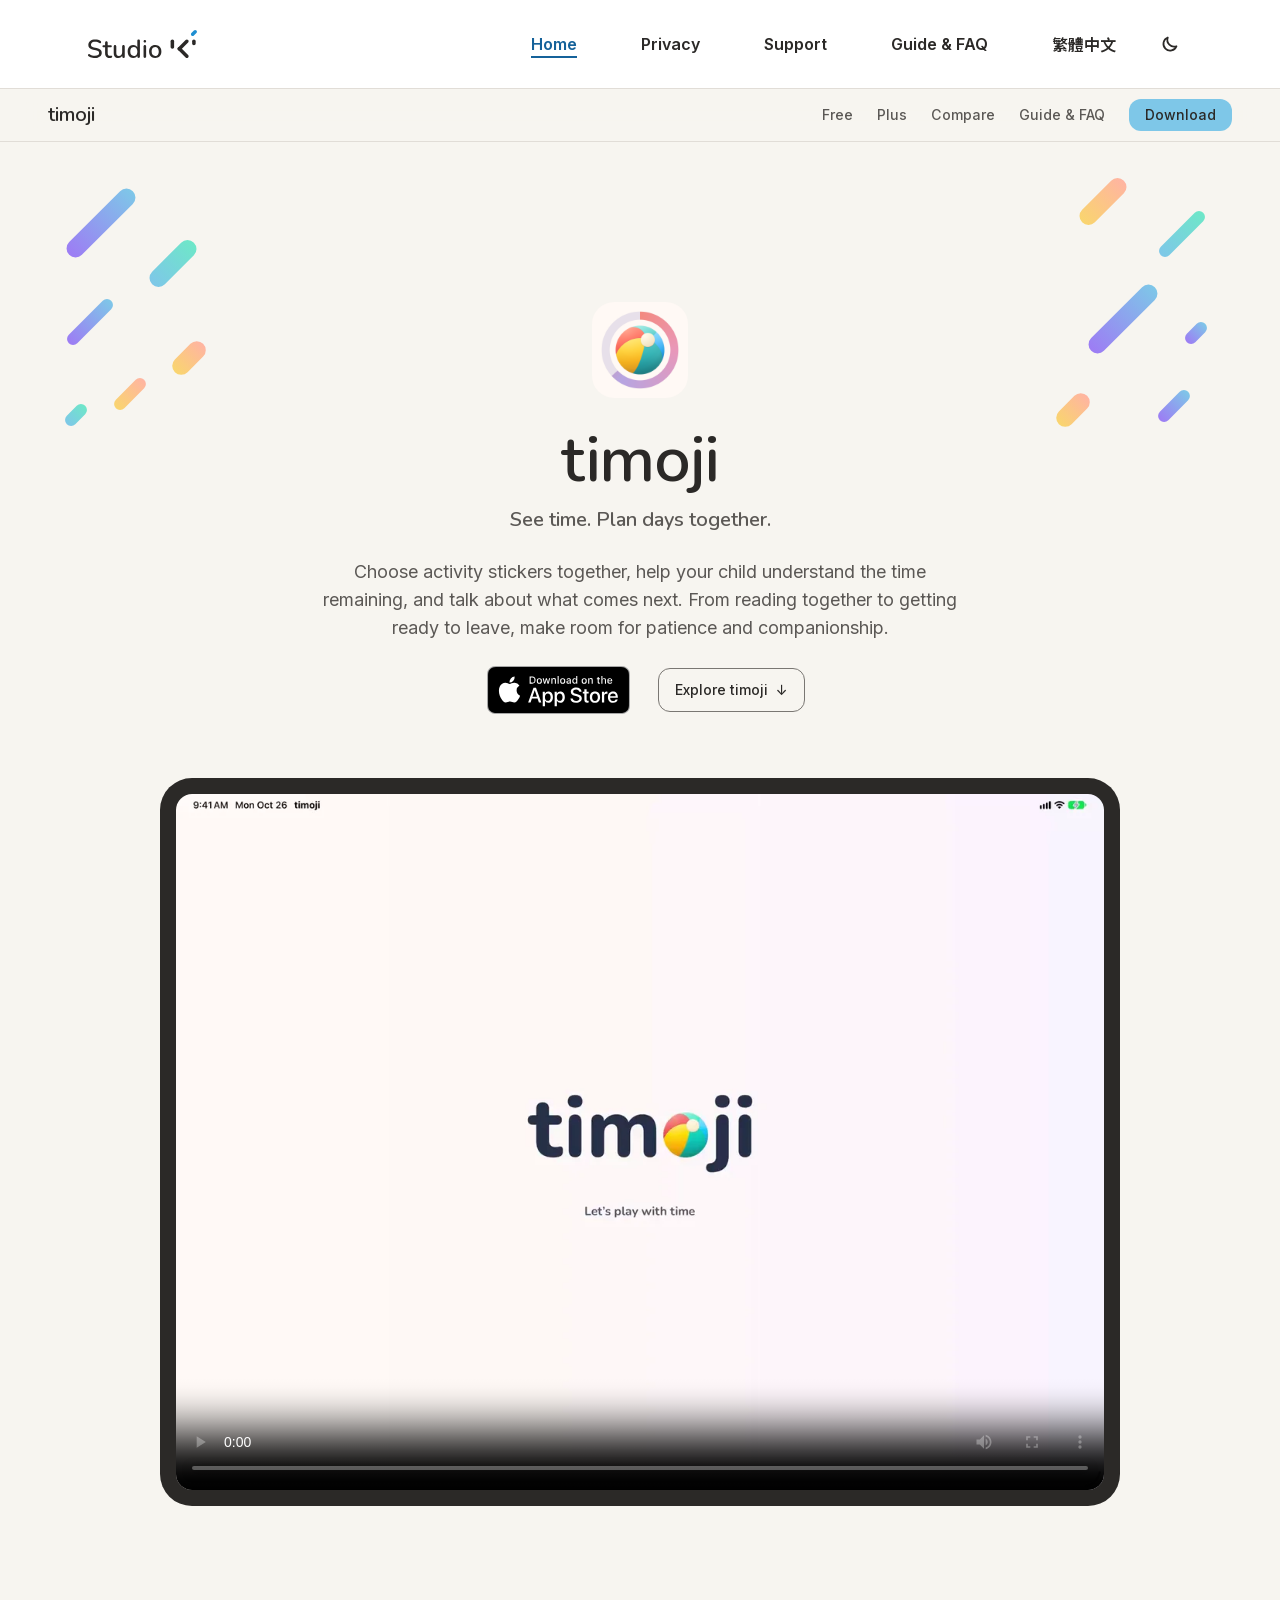
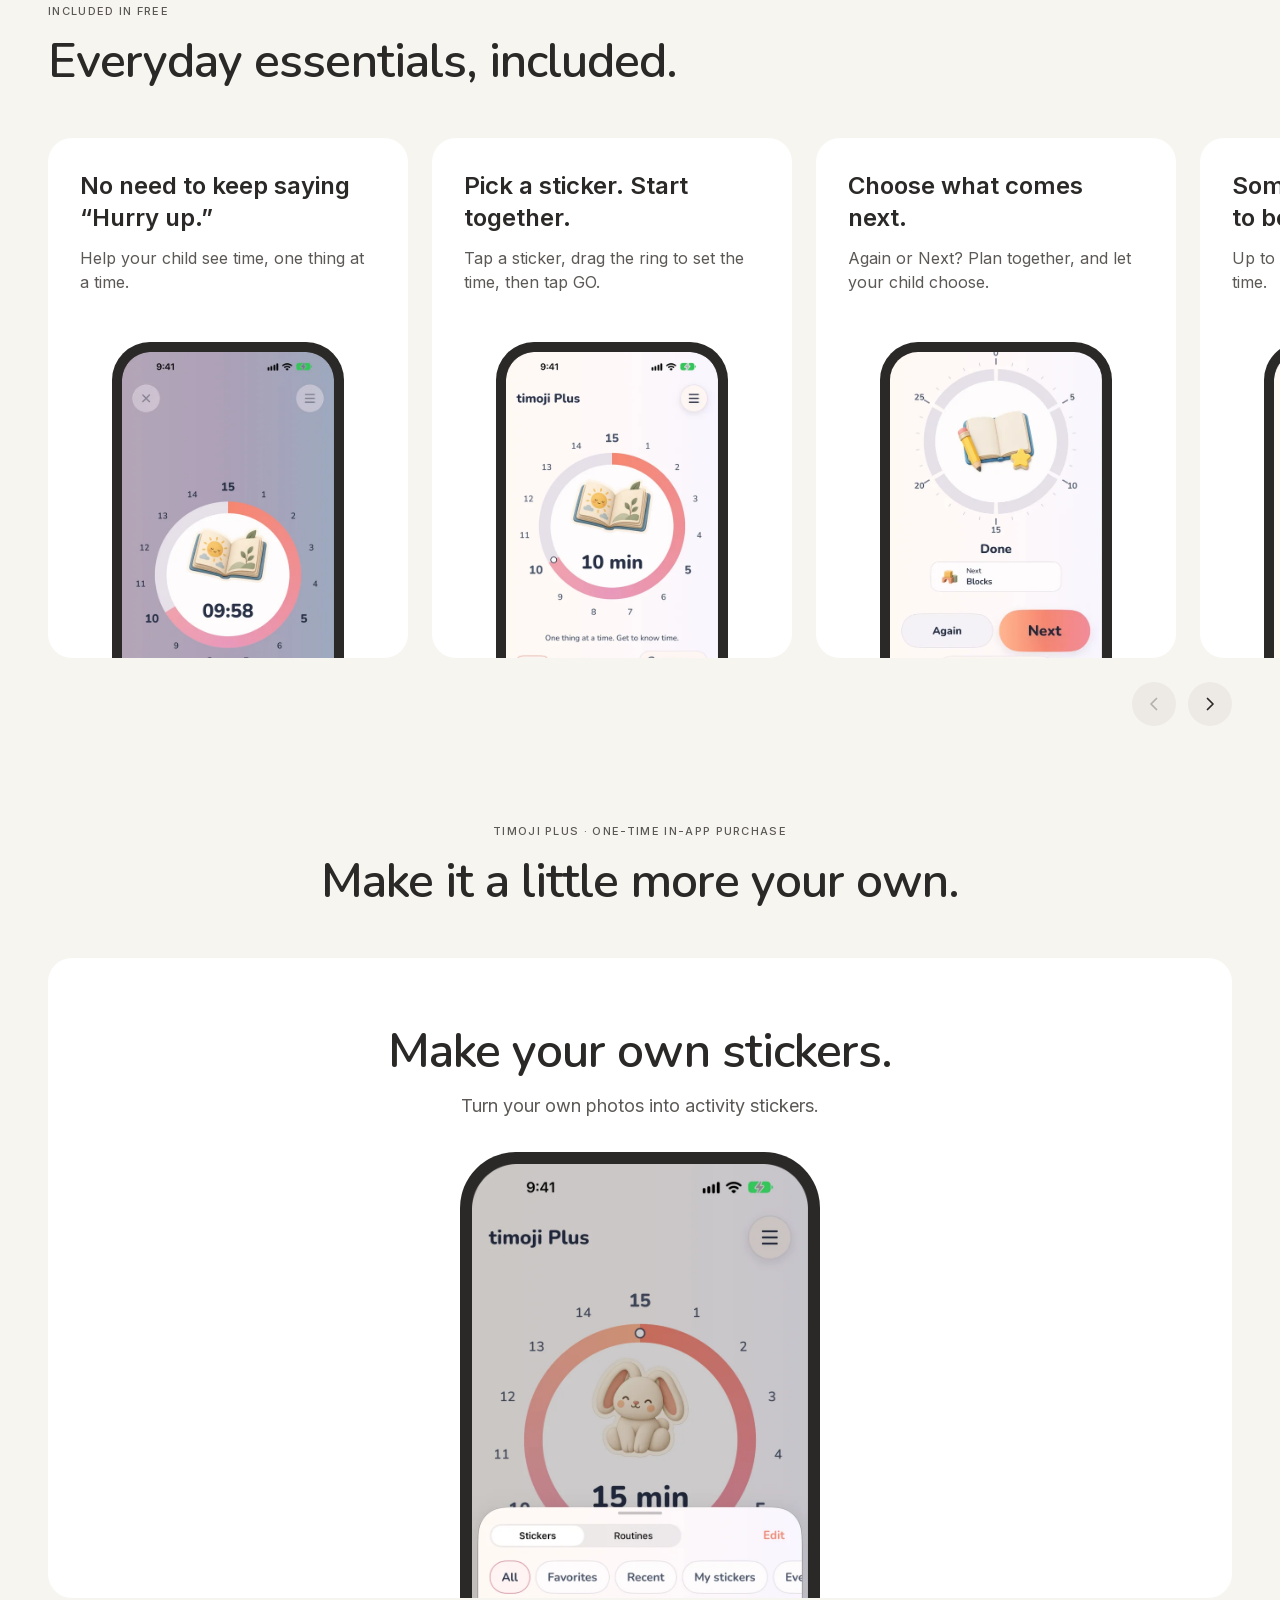
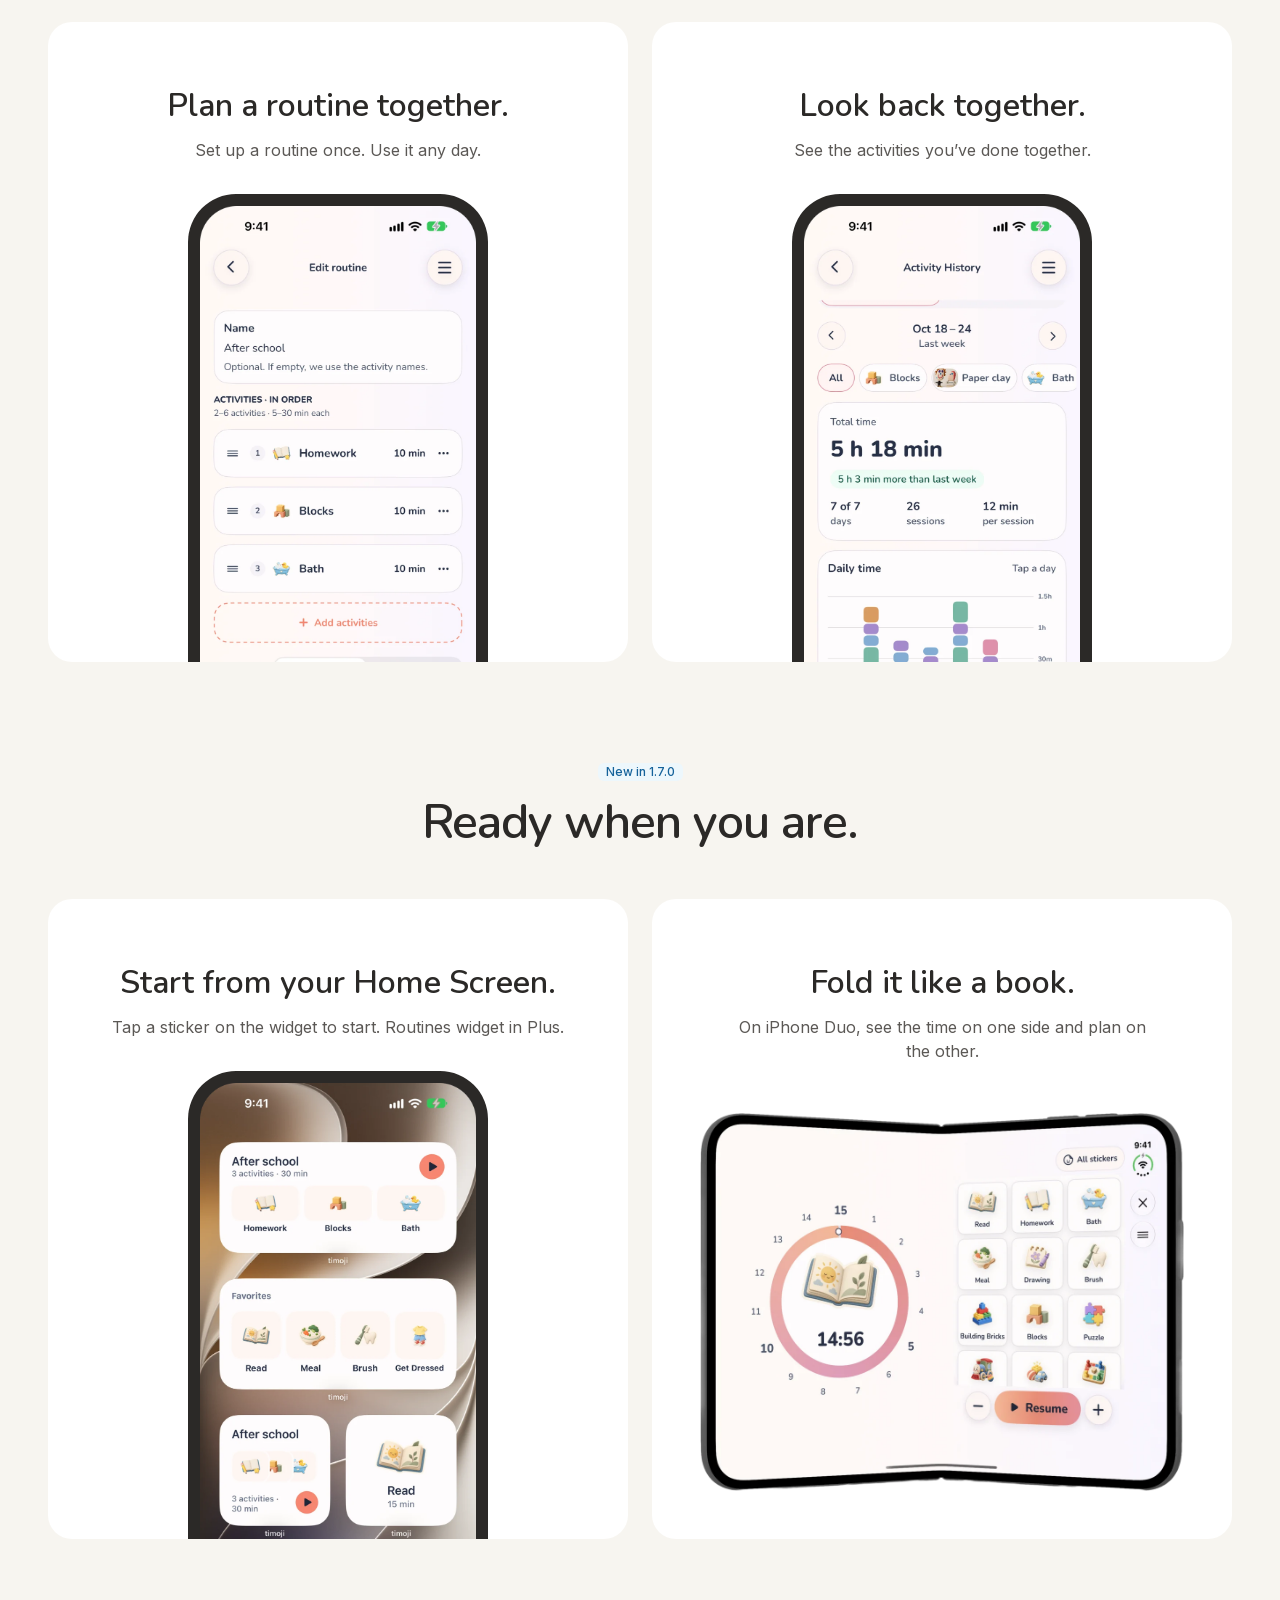
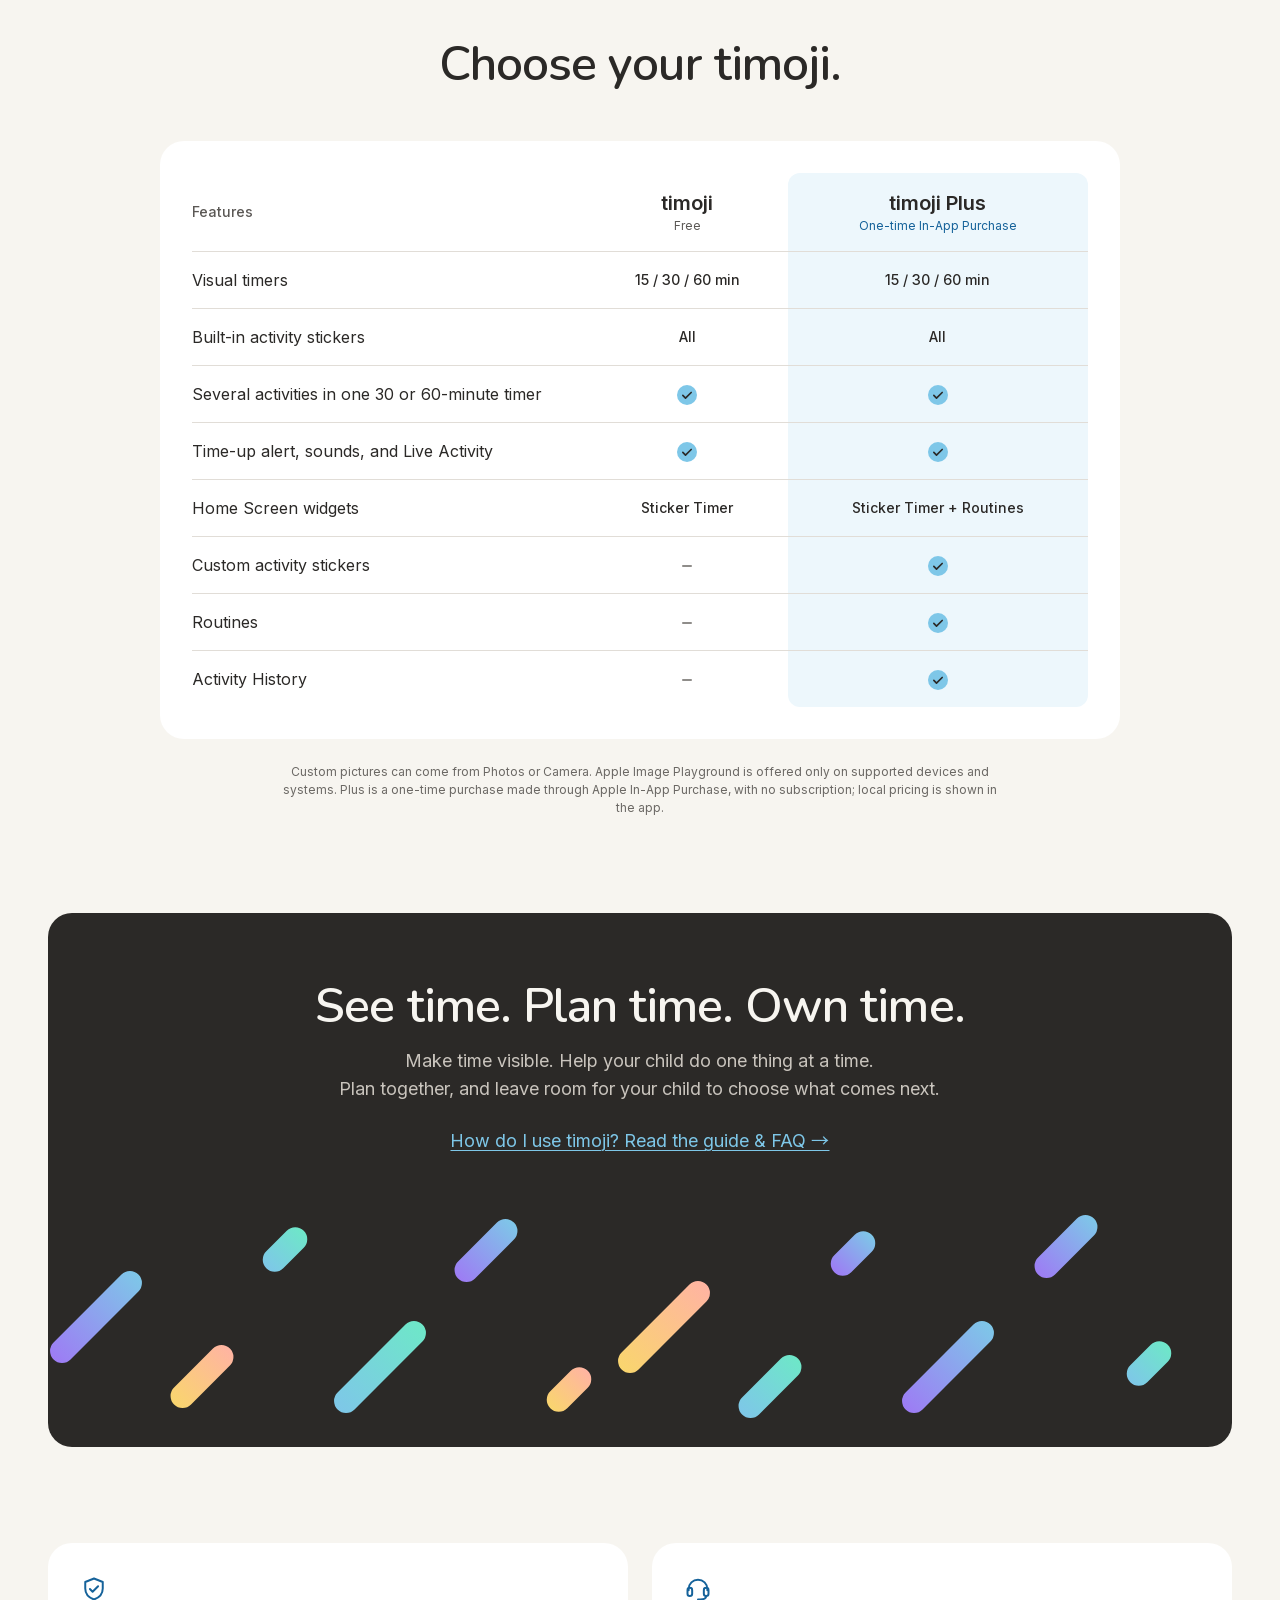
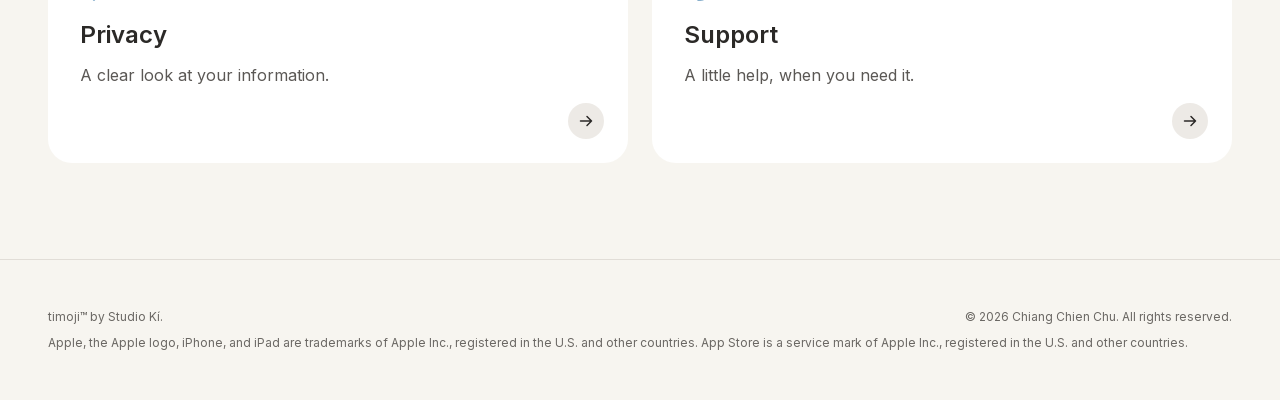
<file: index.html>
<!doctype html>
<html lang="en">
<head>
  <meta charset="utf-8">
  <meta name="viewport" content="width=device-width, initial-scale=1">
  <meta name="theme-color" content="#f7f5f0" media="(prefers-color-scheme: light)">
  <meta name="theme-color" content="#211f1d" media="(prefers-color-scheme: dark)">
  <meta name="description" content="See time together. A gentle visual timer for parents and children to plan everyday moments with patience. Made by Studio Kí.">
  <meta name="referrer" content="no-referrer">
  <title>timoji — Studio Kí.</title>
  <link rel="icon" href="assets/icons/icon-32.png" sizes="32x32" type="image/png">
  <link rel="icon" href="assets/icons/icon-192.png" sizes="192x192" type="image/png">
  <link rel="apple-touch-icon" href="assets/icons/apple-touch-icon.png">
  <meta name="apple-mobile-web-app-title" content="timoji">
  <link rel="alternate" hreflang="zh-Hant" href="index-zh-Hant.html">
  <link rel="preload" href="assets/fonts/inter-latin.woff2" as="font" type="font/woff2" crossorigin>
  <link rel="stylesheet" href="assets/studio-ki.css?v=20261101a">
  <script>(function(d){d.classList.add("js");try{var t=localStorage.getItem("theme");if(t==="light"||t==="dark")d.setAttribute("data-theme",t)}catch(e){}})(document.documentElement)</script>
  <script src="assets/site-header.js?v=20261101a" defer></script>
  <script src="assets/feature-row.js?v=20261101a" defer></script>
  <script src="assets/product-nav.js?v=20261101a" defer></script>
</head>
<body class="home-page">
  <a class="skip-link" href="#main">Skip to content</a>
  <header class="site-header">
    <div class="site-header__inner">
      <a class="site-header__brand" href="index.html" aria-label="Studio Kí. — timoji home">
        <svg class="studio-ki-lockup" width="109" height="28" viewBox="0 0 109 28" xmlns="http://www.w3.org/2000/svg" aria-hidden="true" focusable="false"><g fill="currentColor"><path d="M6.86 28C6.08 28 5.31 27.94 4.55 27.82C3.8 27.7 3.09 27.52 2.43 27.28C1.76 27.03 1.16 26.72 0.63 26.36C0.37 26.17 0.19 25.96 0.09 25.72C0.01 25.48 -0.02 25.25 0.01 25.02C0.07 24.79 0.17 24.58 0.32 24.41C0.48 24.24 0.66 24.14 0.89 24.1C1.11 24.05 1.36 24.12 1.63 24.31C2.4 24.8 3.21 25.17 4.07 25.41C4.92 25.63 5.85 25.74 6.86 25.74C8.32 25.74 9.38 25.49 10.07 24.97C10.77 24.44 11.12 23.76 11.12 22.92C11.12 22.24 10.87 21.7 10.38 21.31C9.88 20.9 9.05 20.57 7.89 20.33L5.14 19.77C3.52 19.43 2.31 18.86 1.5 18.07C0.72 17.29 0.32 16.23 0.32 14.89C0.32 14.09 0.48 13.36 0.81 12.69C1.15 12.02 1.62 11.45 2.22 10.97C2.82 10.47 3.54 10.1 4.37 9.84C5.21 9.59 6.13 9.46 7.12 9.46C8.18 9.46 9.17 9.59 10.09 9.87C11.03 10.14 11.87 10.56 12.61 11.12C12.83 11.28 12.97 11.47 13.04 11.71C13.13 11.94 13.15 12.16 13.09 12.38C13.06 12.6 12.97 12.79 12.81 12.95C12.66 13.1 12.46 13.19 12.22 13.23C11.98 13.24 11.72 13.16 11.43 12.97C10.76 12.53 10.08 12.21 9.38 12.02C8.69 11.82 7.93 11.71 7.09 11.71C6.26 11.71 5.52 11.84 4.89 12.1C4.27 12.36 3.79 12.71 3.45 13.18C3.13 13.64 2.96 14.18 2.96 14.82C2.96 15.54 3.19 16.11 3.66 16.54C4.12 16.96 4.89 17.29 5.96 17.51L8.68 18.07C10.39 18.43 11.67 18.99 12.5 19.74C13.34 20.49 13.76 21.49 13.76 22.74C13.76 23.55 13.6 24.27 13.27 24.92C12.95 25.55 12.49 26.1 11.89 26.56C11.29 27.03 10.56 27.38 9.71 27.64C8.87 27.88 7.92 28 6.86 28Z"/><path d="M21.77 28C20.74 28 19.88 27.82 19.18 27.46C18.48 27.1 17.95 26.57 17.61 25.87C17.27 25.17 17.1 24.32 17.1 23.31V17.25H15.56C15.22 17.25 14.95 17.17 14.77 17C14.58 16.81 14.48 16.56 14.48 16.25C14.48 15.93 14.58 15.68 14.77 15.51C14.95 15.34 15.22 15.25 15.56 15.25H17.1V12.61C17.1 12.18 17.21 11.86 17.43 11.64C17.67 11.41 18 11.3 18.41 11.3C18.82 11.3 19.13 11.41 19.36 11.64C19.58 11.86 19.69 12.18 19.69 12.61V15.25H22.69C23.03 15.25 23.3 15.34 23.49 15.51C23.67 15.68 23.77 15.93 23.77 16.25C23.77 16.56 23.67 16.81 23.49 17C23.3 17.17 23.03 17.25 22.69 17.25H19.69V23.1C19.69 24.01 19.88 24.69 20.25 25.15C20.65 25.61 21.28 25.85 22.15 25.85C22.46 25.85 22.72 25.82 22.95 25.77C23.19 25.7 23.38 25.66 23.54 25.64C23.72 25.64 23.88 25.71 24 25.85C24.12 25.97 24.18 26.2 24.18 26.56C24.18 26.82 24.13 27.06 24.02 27.28C23.94 27.5 23.78 27.65 23.54 27.72C23.33 27.79 23.05 27.85 22.69 27.9C22.35 27.97 22.04 28 21.77 28Z"/><path d="M30.26 28C29.25 28 28.41 27.81 27.72 27.44C27.06 27.06 26.55 26.5 26.21 25.77C25.89 25.02 25.72 24.08 25.72 22.95V16.38C25.72 15.94 25.83 15.61 26.06 15.41C26.28 15.18 26.59 15.07 27 15.07C27.42 15.07 27.73 15.18 27.95 15.41C28.19 15.61 28.31 15.94 28.31 16.38V22.97C28.31 23.98 28.52 24.73 28.93 25.2C29.34 25.68 29.99 25.92 30.88 25.92C31.85 25.92 32.64 25.6 33.24 24.95C33.85 24.28 34.16 23.41 34.16 22.33V16.38C34.16 15.94 34.27 15.61 34.49 15.41C34.72 15.18 35.04 15.07 35.47 15.07C35.88 15.07 36.2 15.18 36.42 15.41C36.64 15.61 36.75 15.94 36.75 16.38V26.64C36.75 27.51 36.33 27.95 35.49 27.95C35.1 27.95 34.79 27.84 34.57 27.62C34.35 27.38 34.24 27.05 34.24 26.64V24.46L34.57 25.02C34.23 25.98 33.68 26.72 32.93 27.23C32.18 27.74 31.29 28 30.26 28Z"/><path d="M45.17 28C44.08 28 43.11 27.74 42.27 27.23C41.45 26.7 40.81 25.95 40.35 24.97C39.89 23.98 39.66 22.83 39.66 21.51C39.66 20.16 39.89 19.01 40.35 18.05C40.81 17.09 41.45 16.35 42.27 15.82C43.11 15.29 44.08 15.02 45.17 15.02C46.27 15.02 47.21 15.3 47.99 15.84C48.8 16.37 49.33 17.09 49.61 18H49.33V10.82C49.33 10.39 49.44 10.06 49.66 9.84C49.88 9.62 50.2 9.51 50.61 9.51C51.02 9.51 51.34 9.62 51.56 9.84C51.8 10.06 51.92 10.39 51.92 10.82V26.64C51.92 27.05 51.81 27.38 51.58 27.62C51.36 27.84 51.04 27.95 50.63 27.95C50.22 27.95 49.91 27.84 49.69 27.62C49.46 27.38 49.35 27.05 49.35 26.64V24.38L49.63 24.95C49.36 25.87 48.82 26.61 48.02 27.18C47.23 27.73 46.28 28 45.17 28ZM45.84 26C46.54 26 47.15 25.83 47.69 25.49C48.22 25.14 48.63 24.64 48.92 23.97C49.22 23.31 49.38 22.49 49.38 21.51C49.38 20.04 49.05 18.93 48.4 18.18C47.75 17.42 46.9 17.05 45.84 17.05C45.12 17.05 44.5 17.22 43.97 17.56C43.44 17.89 43.02 18.38 42.71 19.05C42.42 19.72 42.27 20.54 42.27 21.51C42.27 22.96 42.6 24.08 43.25 24.85C43.9 25.61 44.76 26 45.84 26Z"/><path d="M56.84 27.92C56.43 27.92 56.11 27.8 55.89 27.56C55.67 27.31 55.55 26.96 55.55 26.51V16.51C55.55 16.07 55.67 15.72 55.89 15.48C56.11 15.24 56.43 15.12 56.84 15.12C57.25 15.12 57.56 15.24 57.79 15.48C58.02 15.72 58.14 16.07 58.14 16.51V26.51C58.14 26.96 58.03 27.31 57.81 27.56C57.59 27.8 57.26 27.92 56.84 27.92Z"/><path d="M67.23 28C65.96 28 64.87 27.73 63.94 27.2C63.04 26.67 62.33 25.92 61.82 24.95C61.3 23.97 61.05 22.83 61.05 21.51C61.05 20.5 61.19 19.6 61.48 18.82C61.77 18.03 62.18 17.36 62.71 16.79C63.26 16.21 63.91 15.77 64.66 15.48C65.43 15.18 66.29 15.02 67.23 15.02C68.48 15.02 69.55 15.29 70.46 15.82C71.38 16.35 72.1 17.1 72.61 18.07C73.13 19.03 73.38 20.18 73.38 21.51C73.38 22.5 73.24 23.4 72.95 24.2C72.66 25.01 72.24 25.69 71.69 26.26C71.16 26.82 70.51 27.26 69.74 27.56C68.99 27.85 68.15 28 67.23 28ZM67.23 26C67.93 26 68.54 25.83 69.07 25.49C69.6 25.14 70.01 24.64 70.31 23.97C70.61 23.31 70.77 22.49 70.77 21.51C70.77 20.04 70.44 18.93 69.79 18.18C69.14 17.42 68.29 17.05 67.23 17.05C66.51 17.05 65.89 17.22 65.36 17.56C64.83 17.89 64.41 18.38 64.1 19.05C63.81 19.72 63.66 20.54 63.66 21.51C63.66 22.96 63.99 24.08 64.64 24.85C65.29 25.61 66.15 26 67.23 26Z"/><path d="M58.14 11.24C58.14 11.95 57.56 12.53 56.85 12.53C56.13 12.53 55.55 11.95 55.55 11.24C55.55 10.52 56.13 9.94 56.85 9.94C57.56 9.94 58.14 10.52 58.14 11.24Z"/><path d="M82.6 11.3V16.99C82.6 17.97 83.39 18.75 84.36 18.75C85.34 18.75 86.12 17.97 86.12 16.99V11.3C86.12 10.32 85.34 9.53 84.36 9.53C83.39 9.53 82.6 10.32 82.6 11.3Z"/><path d="M97.62 10.05L90.16 17.51C89.47 18.2 89.47 19.31 90.16 20C90.85 20.69 91.96 20.69 92.65 20L100.11 12.54C100.8 11.85 100.8 10.74 100.11 10.05C99.42 9.36 98.31 9.36 97.62 10.05Z"/><path d="M90.16 20L97.62 27.46C98.31 28.15 99.42 28.15 100.11 27.46C100.8 26.77 100.8 25.66 100.11 24.97L92.65 17.51C91.96 16.82 90.85 16.82 90.16 17.51C89.47 18.2 89.47 19.31 90.16 20Z"/><path d="M89.65 18.75C89.65 19.73 90.43 20.51 91.41 20.51C92.38 20.51 93.17 19.73 93.17 18.75C93.17 17.78 92.38 16.99 91.41 16.99C90.43 16.99 89.65 17.78 89.65 18.75Z"/><path d="M104.15 11.3V13.47C104.15 14.44 104.94 15.23 105.91 15.23C106.88 15.23 107.67 14.44 107.67 13.47V11.3C107.67 10.32 106.88 9.53 105.91 9.53C104.94 9.53 104.15 10.32 104.15 11.3Z"/><path class="brow" d="M105.91 5.5L108.4 3.01C109.09 2.32 109.09 1.2 108.4 0.52C107.71 -0.17 106.6 -0.17 105.91 0.52L103.42 3.01C102.73 3.69 102.73 4.81 103.42 5.5C104.11 6.18 105.22 6.18 105.91 5.5Z"/></g></svg>
      </a>
      <nav class="site-header__nav" id="site-nav" aria-label="Main navigation">
        <a href="index.html" aria-current="page">Home</a>
        <a href="privacy.html">Privacy</a>
        <a href="support.html">Support</a>
        <a href="guide.html">Guide &amp; FAQ</a>
        <a href="index-zh-Hant.html" lang="zh-Hant" hreflang="zh-Hant">繁體中文</a>
      </nav>
      <button class="site-header__theme" type="button" aria-pressed="false" aria-label="Dark mode"><svg class="icon-moon" viewBox="0 0 20 20" fill="none" stroke="currentColor" stroke-width="1.75" stroke-linecap="round" stroke-linejoin="round" aria-hidden="true" focusable="false"><path d="M16.5 12.2A6.75 6.75 0 0 1 7.8 3.5a6.75 6.75 0 1 0 8.7 8.7Z"/></svg><svg class="icon-sun" viewBox="0 0 20 20" fill="none" stroke="currentColor" stroke-width="1.75" stroke-linecap="round" aria-hidden="true" focusable="false"><circle cx="10" cy="10" r="3.5"/><path d="M10 1.75v1.5M10 16.75v1.5M1.75 10h1.5M16.75 10h1.5M4.17 4.17l1.06 1.06M14.77 14.77l1.06 1.06M4.17 15.83l1.06-1.06M14.77 5.23l1.06-1.06"/></svg></button>
      <button class="site-header__menu" type="button" aria-expanded="false" aria-controls="site-nav" aria-label="Menu"><svg class="icon-menu" viewBox="0 0 20 20" fill="none" stroke="currentColor" stroke-width="1.75" stroke-linecap="round" aria-hidden="true" focusable="false"><path d="M3 5.5h14M3 10h14M3 14.5h14"/></svg><svg class="icon-close" viewBox="0 0 20 20" fill="none" stroke="currentColor" stroke-width="1.75" stroke-linecap="round" aria-hidden="true" focusable="false"><path d="M5 5l10 10M15 5L5 15"/></svg></button>
    </div>
  </header>
  <nav class="product-nav" aria-label="timoji">
    <div class="product-nav__inner">
      <a class="product-nav__name" href="#top">timoji</a>
      <ul class="product-nav__links" id="product-nav-links">
        <li><a href="#how-it-works">Free</a></li>
        <li><a href="#plus">Plus</a></li>
        <li><a href="#compare">Compare</a></li>
        <li><a href="guide.html">Guide &amp; FAQ</a></li>
      </ul>
      <a class="product-nav__cta" href="https://apps.apple.com/app/id6818863589?l=en">Download</a>
      <button class="product-nav__toggle" type="button" aria-expanded="false" aria-controls="product-nav-links" aria-label="Sections"><svg viewBox="0 0 20 20" fill="none" stroke="currentColor" stroke-width="1.75" stroke-linecap="round" stroke-linejoin="round" aria-hidden="true" focusable="false"><path d="M5 7.5 10 12.5l5-5"/></svg></button>
    </div>
  </nav>
  <main id="main" class="shell" tabindex="-1">
    <section class="hero" aria-labelledby="home-title">
      <div class="ki-pills ki-pills--hero" aria-hidden="true">
        <span class="ki-pill l5 bv" style="left:44px;top:36px"></span>
        <span class="ki-pill l3 tb" style="left:116px;top:92px"></span>
        <span class="ki-pill ki-pill--s l5 bv" style="left:36px;top:150px"></span>
        <span class="ki-pill l2 ra" style="left:132px;top:196px"></span>
        <span class="ki-pill ki-pill--s l3 ra" style="left:76px;top:232px"></span>
        <span class="ki-pill ki-pill--s l2 tb" style="left:22px;top:260px"></span>
        <span class="ki-pill l3 ra" style="right:120px;top:30px"></span>
        <span class="ki-pill ki-pill--s l5 tb" style="right:44px;top:62px"></span>
        <span class="ki-pill l5 bv" style="right:100px;top:132px"></span>
        <span class="ki-pill ki-pill--s l2 bv" style="right:30px;top:178px"></span>
        <span class="ki-pill l2 ra" style="right:150px;top:248px"></span>
        <span class="ki-pill ki-pill--s l3 bv" style="right:52px;top:244px"></span>
      </div>
      <div class="hero-copy">
        <div class="home-brand"><img class="app-icon" src="assets/home/app-icon.png" width="1024" height="1024" alt="timoji" fetchpriority="high"></div>
        <h1 id="home-title">timoji</h1>
        <p class="tagline">See time. Plan days together.</p>
        <p class="intro">Choose activity stickers together, help your child understand the time remaining, and talk about what comes next. From reading together to getting ready to leave, make room for patience and companionship.</p>
        <div class="hero-actions">
          <a class="app-store-link" href="https://apps.apple.com/app/id6818863589?l=en" aria-label="Download timoji on the App Store">
            <img src="assets/home/app-store-badge-en.svg" width="144" height="48" alt="Download on the App Store">
          </a>
          <a class="button" href="#how-it-works">Explore timoji <span aria-hidden="true">↓</span></a>
        </div>
      </div>
      <figure class="product-preview product-preview--ipad">
        <video controls playsinline preload="metadata" poster="assets/home/preview-ipad-en.webp" width="1200" height="900" aria-label="timoji product preview">
          <source src="assets/home/preview-ipad-en.mp4" type="video/mp4">
        </video>
      </figure>
    </section>

    <section id="how-it-works" class="home-section fc-section" aria-labelledby="how-title" tabindex="-1">
      <div class="fc-head"><div><p class="feature-label">Included in Free</p><h2 id="how-title">Everyday essentials, included.</h2></div></div>
      <ul class="fc-track" id="how-track" tabindex="0" aria-labelledby="how-title">
        <li class="fc">
          <div class="fc-copy"><h3 class="fc-title">No need to keep saying “Hurry up.”</h3><p class="fc-body">Help your child see time, one thing at a time.</p></div>
          <div class="fc-media fc-media--device"><div class="device"><img src="assets/home/card-running-en.webp" width="500" height="1082" alt="A running timer counting down a reading activity." loading="lazy" decoding="async"></div></div>
        </li>
        <li class="fc">
          <div class="fc-copy"><h3 class="fc-title">Pick a sticker. Start together.</h3><p class="fc-body">Tap a sticker, drag the ring to set the time, then tap GO.</p></div>
          <div class="fc-media fc-media--device"><div class="device"><img src="assets/home/card-setup-en.webp" width="500" height="1082" alt="Setting a 10-minute timer, with activity stickers below." loading="lazy" decoding="async"></div></div>
        </li>
        <li class="fc">
          <div class="fc-copy"><h3 class="fc-title">Choose what comes next.</h3><p class="fc-body">Again or Next? Plan together, and let your child choose.</p></div>
          <div class="fc-media fc-media--device"><div class="device device--crop"><img src="assets/home/card-next-en.webp?v=2" width="500" height="789" alt="Again and Next choices after an activity ends." loading="lazy" decoding="async"></div></div>
        </li>
        <li class="fc">
          <div class="fc-copy"><h3 class="fc-title">Some things don’t need to be rushed.</h3><p class="fc-body">Up to 60 minutes, for things that take time.</p></div>
          <div class="fc-media fc-media--device"><div class="device"><img src="assets/home/card-sixty-en.webp?v=2" width="500" height="1086" alt="Several activities arranged in a 60-minute timer." loading="lazy" decoding="async"></div></div>
        </li>
        <li class="fc">
          <div class="fc-copy"><h3 class="fc-title">See the time on the Lock Screen.</h3><p class="fc-body">While a timer is running, the countdown shows on the Lock Screen and in the Dynamic Island.</p></div>
          <div class="fc-media fc-media--device" role="img" aria-label="A Live Activity on the Lock Screen, with 14:59 left to read.">
            <div class="device"><div class="lock" aria-hidden="true"><span class="lock-island"></span><span class="lock-date">Saturday, November 1</span><span class="lock-clock">9:41</span><div class="la-card"><img src="assets/home/la-sticker-read.webp" width="192" height="192" alt="" loading="lazy" decoding="async"><div class="la-text"><span class="la-name">Read</span><span class="la-time">14:59</span><span class="la-bar"><span></span></span></div></div></div></div>
          </div>
        </li>
      </ul>
      <div class="fc-controls"><button class="fc-ctl" type="button" data-dir="-1" aria-label="Previous" aria-controls="how-track"><svg viewBox="0 0 20 20" fill="none" stroke="currentColor" stroke-width="1.75" stroke-linecap="round" stroke-linejoin="round" aria-hidden="true" focusable="false"><path d="M12.5 4.5 7 10l5.5 5.5"/></svg></button><button class="fc-ctl" type="button" data-dir="1" aria-label="Next" aria-controls="how-track"><svg viewBox="0 0 20 20" fill="none" stroke="currentColor" stroke-width="1.75" stroke-linecap="round" stroke-linejoin="round" aria-hidden="true" focusable="false"><path d="M7.5 4.5 13 10l-5.5 5.5"/></svg></button></div>
    </section>

    <section id="plus" class="home-section tiles" aria-labelledby="plus-title">
      <div class="section-head section-head--center"><p class="feature-label">timoji Plus · One-time In-App Purchase</p><h2 id="plus-title">Make it a little more your own.</h2></div>
      <div class="bento">
        <article class="tile tile--full">
          <div class="tile__copy"><h3>Make your own stickers.</h3><p>Turn your own photos into activity stickers.</p></div>
          <div class="tile__media tile__media--device"><div class="device"><img src="assets/home/tile-stickers-en.webp" width="760" height="1316" alt="The sticker sheet with New sticker and your activity stickers." loading="lazy" decoding="async"></div></div>
        </article>
        <article class="tile tile--half">
          <div class="tile__copy"><h3>Plan a routine together.</h3><p>Set up a routine once. Use it any day.</p></div>
          <div class="tile__media tile__media--device"><div class="device"><img src="assets/home/tile-routine-en.webp" width="760" height="1321" alt="A saved routine with its activities and times." loading="lazy" decoding="async"></div></div>
        </article>
        <article class="tile tile--half">
          <div class="tile__copy"><h3>Look back together.</h3><p>See the activities you’ve done together.</p></div>
          <div class="tile__media tile__media--device"><div class="device"><img src="assets/home/tile-history-en.webp" width="760" height="1321" alt="Last week’s activity time, with a daily bar chart." loading="lazy" decoding="async"></div></div>
        </article>
      </div>
    </section>

    <section id="new" class="home-section tiles" aria-labelledby="new-title">
      <div class="section-head section-head--center"><p class="feature-label tag">New in 1.7.0</p><h2 id="new-title">Ready when you are.</h2></div>
      <div class="bento">
        <article class="tile tile--half">
          <div class="tile__copy"><h3>Start from your Home Screen.</h3><p>Tap a sticker on the widget to start. Routines widget in Plus.</p></div>
          <div class="tile__media tile__media--device"><div class="device"><img src="assets/home/tile-widgets-en.webp" width="760" height="1321" alt="timoji widgets on the Home Screen, with favorite stickers and a routine." loading="lazy" decoding="async"></div></div>
        </article>
        <article class="tile tile--half tile--wide-media">
          <div class="tile__copy"><h3>Fold it like a book.</h3><p>On iPhone Duo, see the time on one side and plan on the other.</p></div>
          <div class="tile__media"><img src="assets/home/tile-duo-en.webp" width="1100" height="858" alt="iPhone Duo folded like a book, with the timer on one side and stickers on the other." loading="lazy" decoding="async"></div>
        </article>
      </div>
    </section>

    <section id="compare" class="home-section compare" aria-labelledby="plans-title">
      <div class="section-head section-head--center"><h2 id="plans-title">Choose your timoji.</h2></div>
      <div class="compare-panel table-scroll" tabindex="0">
      <table class="comparison" aria-labelledby="plans-title">
        <thead><tr><th scope="col">Features</th><th scope="col">timoji<span>Free</span></th><th scope="col" class="plus-column">timoji Plus<span>One-time In-App Purchase</span></th></tr></thead>
        <tbody><tr><th scope="row">Visual timers</th><td>15 / 30 / 60 min</td><td>15 / 30 / 60 min</td></tr>
<tr><th scope="row">Built-in activity stickers</th><td>All</td><td>All</td></tr>
<tr><th scope="row">Several activities in one 30 or 60-minute timer</th><td><svg width="20" height="20" class="cmp-icon cmp-icon--yes" viewBox="0 0 24 24" aria-hidden="true" focusable="false"><circle cx="12" cy="12" r="12"/><path d="m7 12.5 3.2 3.2L17 9" fill="none" stroke-width="2" stroke-linecap="round" stroke-linejoin="round"/></svg><span class="visually-hidden">Included</span></td><td><svg width="20" height="20" class="cmp-icon cmp-icon--yes" viewBox="0 0 24 24" aria-hidden="true" focusable="false"><circle cx="12" cy="12" r="12"/><path d="m7 12.5 3.2 3.2L17 9" fill="none" stroke-width="2" stroke-linecap="round" stroke-linejoin="round"/></svg><span class="visually-hidden">Included</span></td></tr>
<tr><th scope="row">Time-up alert, sounds, and Live Activity</th><td><svg width="20" height="20" class="cmp-icon cmp-icon--yes" viewBox="0 0 24 24" aria-hidden="true" focusable="false"><circle cx="12" cy="12" r="12"/><path d="m7 12.5 3.2 3.2L17 9" fill="none" stroke-width="2" stroke-linecap="round" stroke-linejoin="round"/></svg><span class="visually-hidden">Included</span></td><td><svg width="20" height="20" class="cmp-icon cmp-icon--yes" viewBox="0 0 24 24" aria-hidden="true" focusable="false"><circle cx="12" cy="12" r="12"/><path d="m7 12.5 3.2 3.2L17 9" fill="none" stroke-width="2" stroke-linecap="round" stroke-linejoin="round"/></svg><span class="visually-hidden">Included</span></td></tr><tr><th scope="row">Home Screen widgets</th><td>Sticker Timer</td><td>Sticker Timer + Routines</td></tr>
<tr><th scope="row">Custom activity stickers</th><td><svg width="20" height="20" class="cmp-icon cmp-icon--no" viewBox="0 0 24 24" aria-hidden="true" focusable="false"><path d="M7 12h10" fill="none" stroke-width="2" stroke-linecap="round"/></svg><span class="visually-hidden">Not included</span></td><td class="plus-exclusive"><svg width="20" height="20" class="cmp-icon cmp-icon--yes" viewBox="0 0 24 24" aria-hidden="true" focusable="false"><circle cx="12" cy="12" r="12"/><path d="m7 12.5 3.2 3.2L17 9" fill="none" stroke-width="2" stroke-linecap="round" stroke-linejoin="round"/></svg><span class="visually-hidden">Included</span></td></tr>
<tr><th scope="row">Routines</th><td><svg width="20" height="20" class="cmp-icon cmp-icon--no" viewBox="0 0 24 24" aria-hidden="true" focusable="false"><path d="M7 12h10" fill="none" stroke-width="2" stroke-linecap="round"/></svg><span class="visually-hidden">Not included</span></td><td class="plus-exclusive"><svg width="20" height="20" class="cmp-icon cmp-icon--yes" viewBox="0 0 24 24" aria-hidden="true" focusable="false"><circle cx="12" cy="12" r="12"/><path d="m7 12.5 3.2 3.2L17 9" fill="none" stroke-width="2" stroke-linecap="round" stroke-linejoin="round"/></svg><span class="visually-hidden">Included</span></td></tr>
<tr><th scope="row">Activity History</th><td><svg width="20" height="20" class="cmp-icon cmp-icon--no" viewBox="0 0 24 24" aria-hidden="true" focusable="false"><path d="M7 12h10" fill="none" stroke-width="2" stroke-linecap="round"/></svg><span class="visually-hidden">Not included</span></td><td class="plus-exclusive"><svg width="20" height="20" class="cmp-icon cmp-icon--yes" viewBox="0 0 24 24" aria-hidden="true" focusable="false"><circle cx="12" cy="12" r="12"/><path d="m7 12.5 3.2 3.2L17 9" fill="none" stroke-width="2" stroke-linecap="round" stroke-linejoin="round"/></svg><span class="visually-hidden">Included</span></td></tr></tbody>
      </table>
      </div>
      <p class="plan-note">Custom pictures can come from Photos or Camera. Apple Image Playground is offered only on supported devices and systems. Plus is a one-time purchase made through Apple In-App Purchase, with no subscription; local pricing is shown in the app.</p>
    </section>

    <section class="home-section maker" aria-labelledby="maker-title">
      <div class="tile tile--full tile--inverse" data-theme="dark">
        <div class="tile__copy">
          <h2 id="maker-title">See time. Plan time. Own time.</h2>
          <p class="maker-copy"><span>Make time visible. Help your child do one thing at a time.</span><span>Plan together, and leave room for your child to choose what comes next.</span></p>
          <p class="support-note"><a href="guide.html">How do I use timoji? Read the guide & FAQ →</a></p>
        </div>
        <div class="ki-pills ki-pills--band" aria-hidden="true">
        <span class="ki-pill l5 bv"></span>
        <span class="ki-pill l3 ra"></span>
        <span class="ki-pill l2 tb"></span>
        <span class="ki-pill l5 tb"></span>
        <span class="ki-pill l3 bv"></span>
        <span class="ki-pill l2 ra"></span>
        <span class="ki-pill l5 ra"></span>
        <span class="ki-pill l3 tb"></span>
        <span class="ki-pill l2 bv"></span>
        <span class="ki-pill l5 bv"></span>
        <span class="ki-pill l3 bv"></span>
        <span class="ki-pill l2 tb"></span>
        </div>
      </div>
    </section>

    <div class="home-section home-links-section">
      <div class="home-links">
      <a class="link-card" href="privacy.html">
        <svg class="link-icon" viewBox="0 0 24 24" fill="none" stroke="currentColor" stroke-width="1.7" stroke-linecap="round" stroke-linejoin="round" aria-hidden="true"><path d="M12 3 4.5 6v5.5c0 4.5 3 7.8 7.5 9.5 4.5-1.7 7.5-5 7.5-9.5V6L12 3Z"/><path d="m8.5 12 2.3 2.3 4.7-4.7"/></svg>
        <strong>Privacy</strong>
        <span>A clear look at your information.</span>
        <span class="fc-action" aria-hidden="true"><svg viewBox="0 0 20 20" fill="none" stroke="currentColor" stroke-width="1.5" stroke-linecap="round" stroke-linejoin="round" focusable="false"><path d="M4.5 10h11M11 5.5l4.5 4.5-4.5 4.5"/></svg></span>
      </a>
      <a class="link-card" href="support.html">
        <svg class="link-icon" viewBox="0 0 24 24" fill="none" stroke="currentColor" stroke-width="1.7" stroke-linecap="round" stroke-linejoin="round" aria-hidden="true"><path d="M4 13v-1a8 8 0 0 1 16 0v1"/><rect x="3" y="11" width="4" height="7" rx="2"/><rect x="17" y="11" width="4" height="7" rx="2"/><path d="M19 18c0 2-2 3-5 3h-2"/></svg>
        <strong>Support</strong>
        <span>A little help, when you need it.</span>
        <span class="fc-action" aria-hidden="true"><svg viewBox="0 0 20 20" fill="none" stroke="currentColor" stroke-width="1.5" stroke-linecap="round" stroke-linejoin="round" focusable="false"><path d="M4.5 10h11M11 5.5l4.5 4.5-4.5 4.5"/></svg></span>
      </a>
      </div>
    </div>
  </main>
  <footer class="site-footer-wrap">
    <div class="site-footer shell">
      <p>timoji™ by Studio Kí.</p>
      <p>© 2026 Chiang Chien Chu. All rights reserved.</p>
      <p class="apple-credit">Apple, the Apple logo, iPhone, and iPad are trademarks of Apple Inc., registered in the U.S. and other countries. App Store is a service mark of Apple Inc., registered in the U.S. and other countries.</p>
    </div>
  </footer>
</body>
</html>
</file>
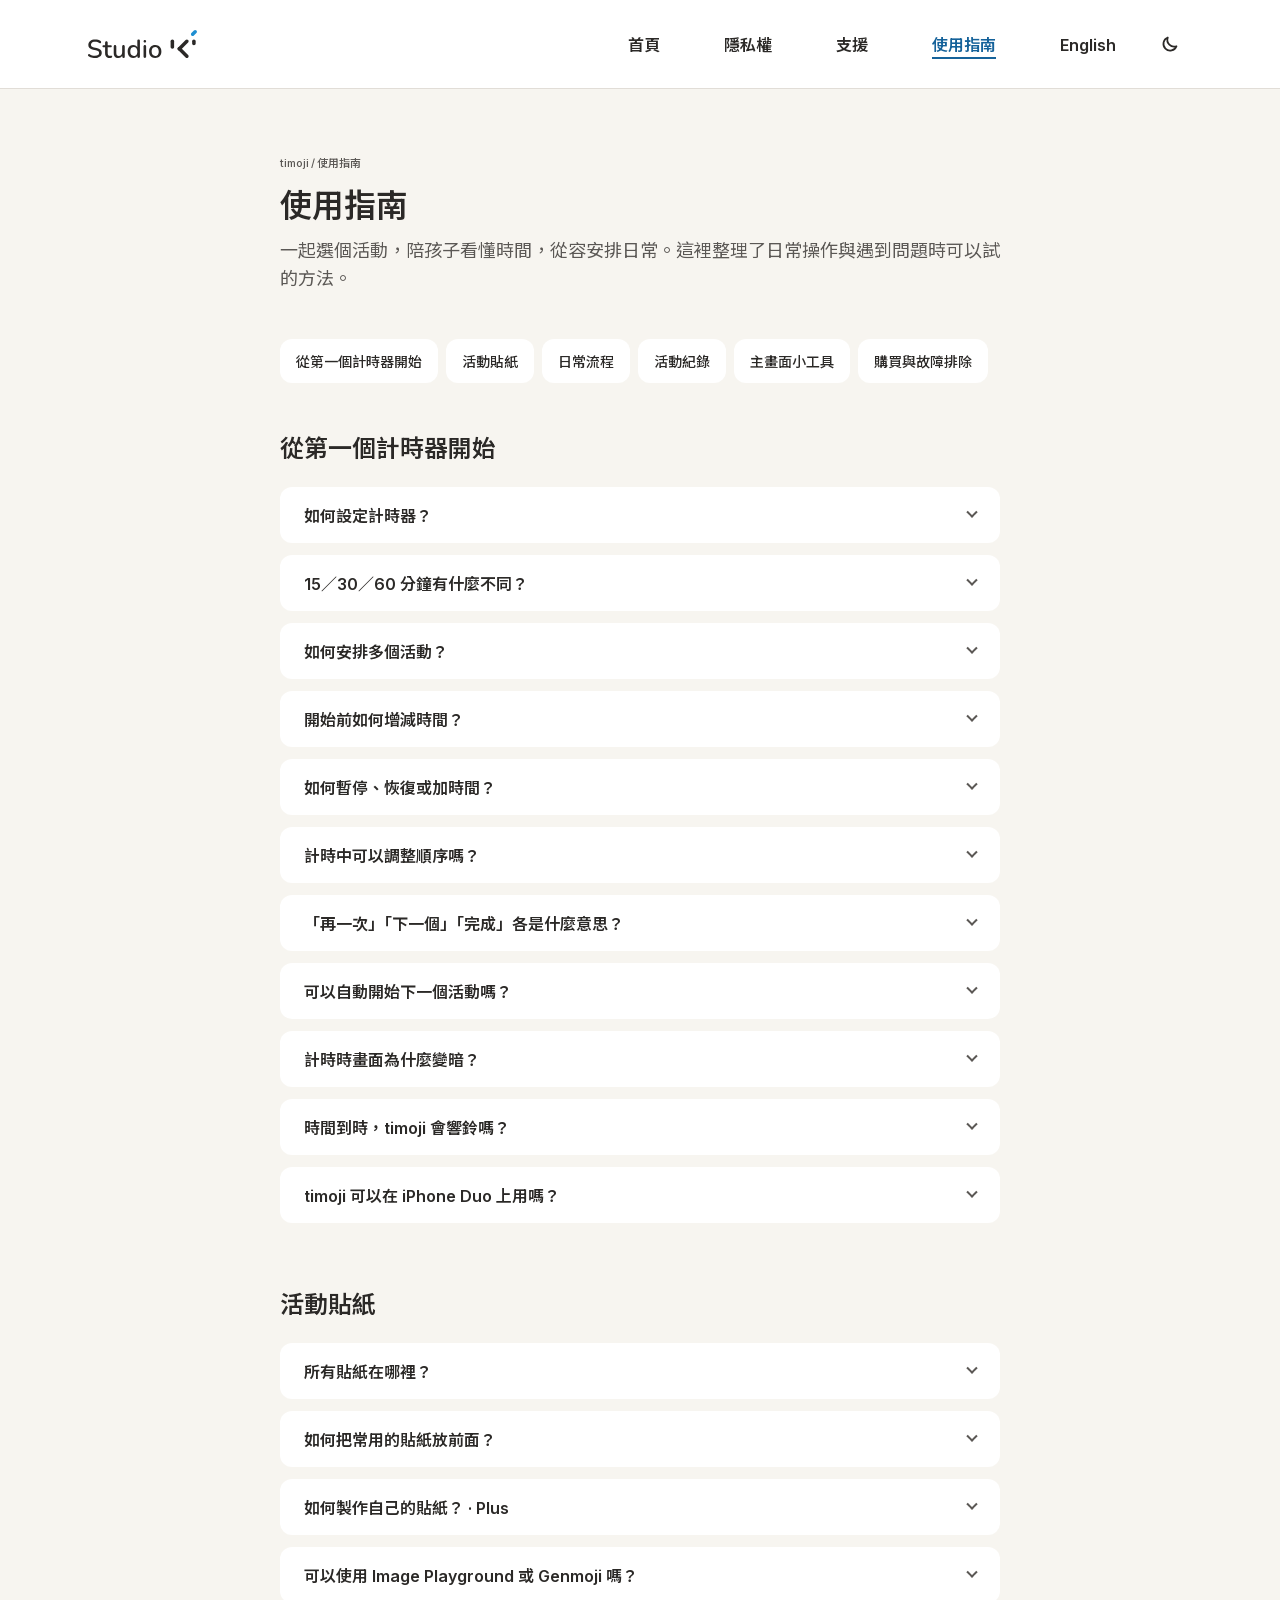
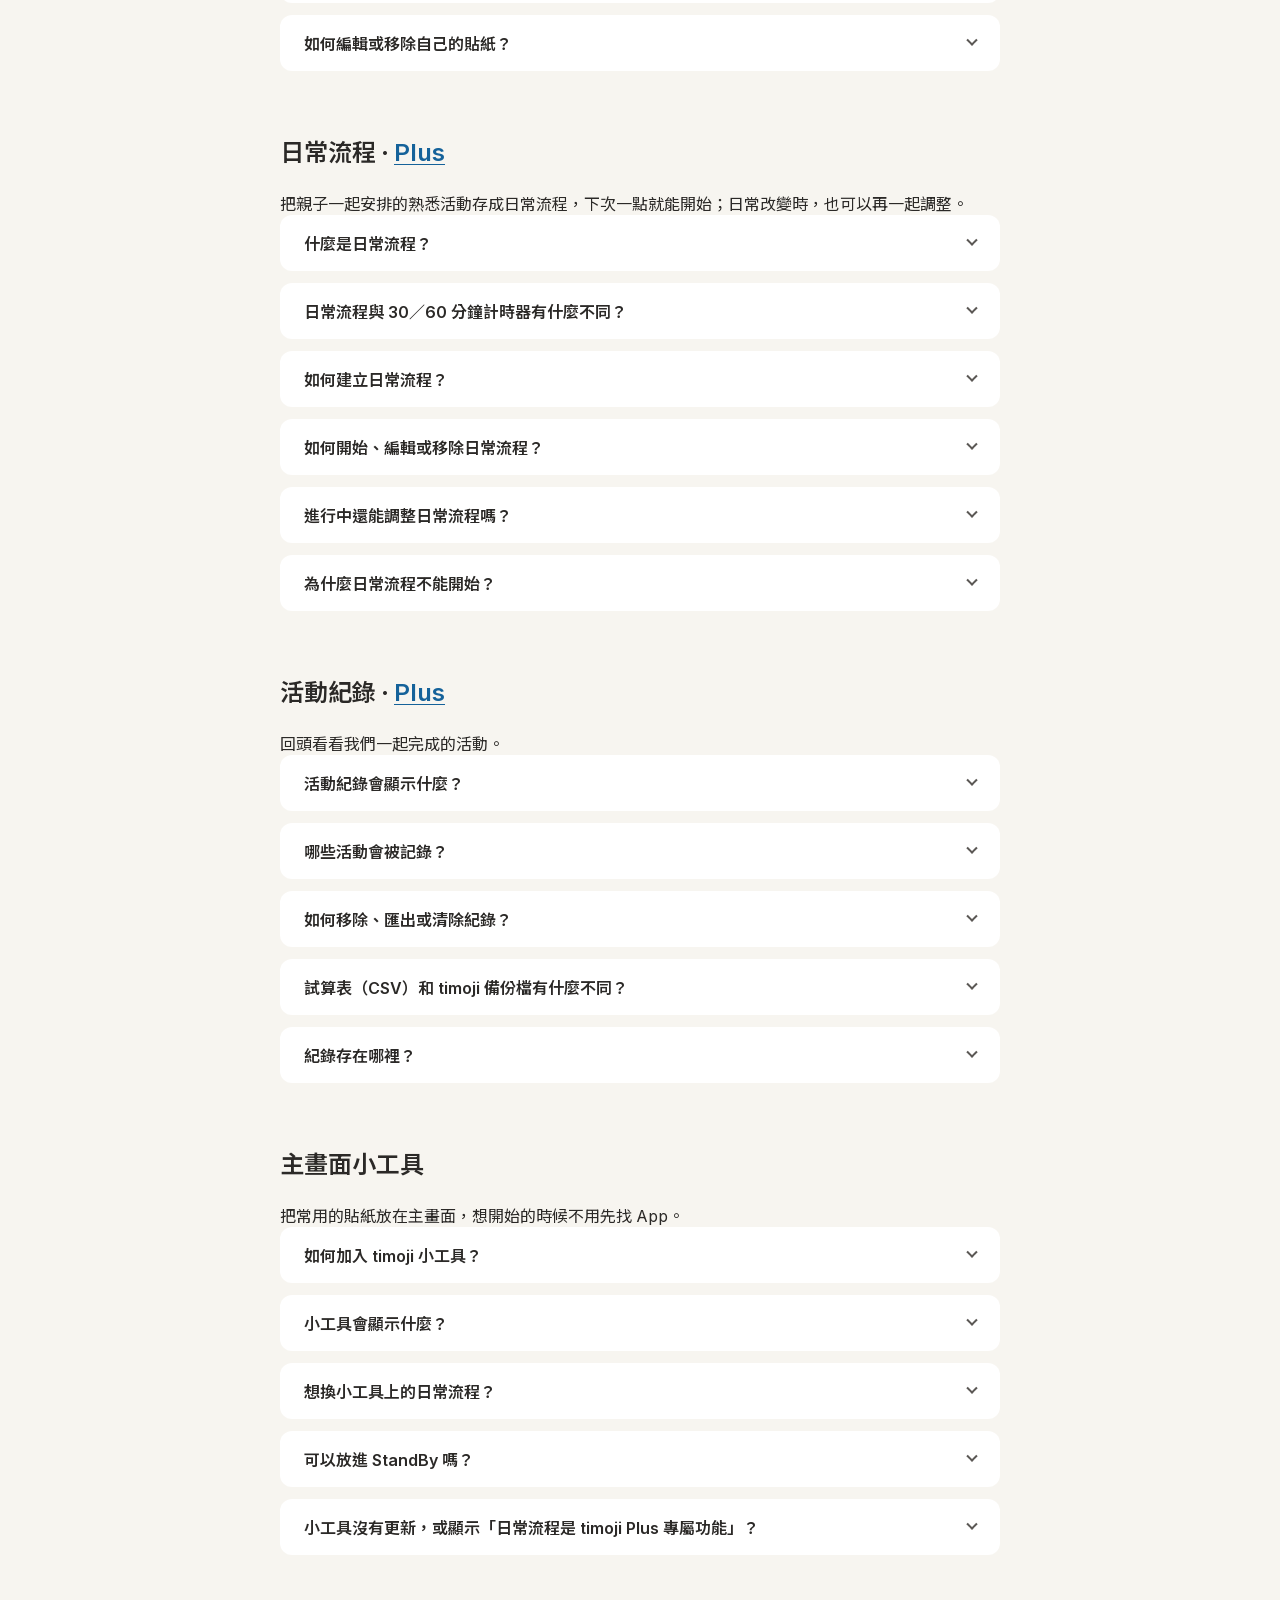
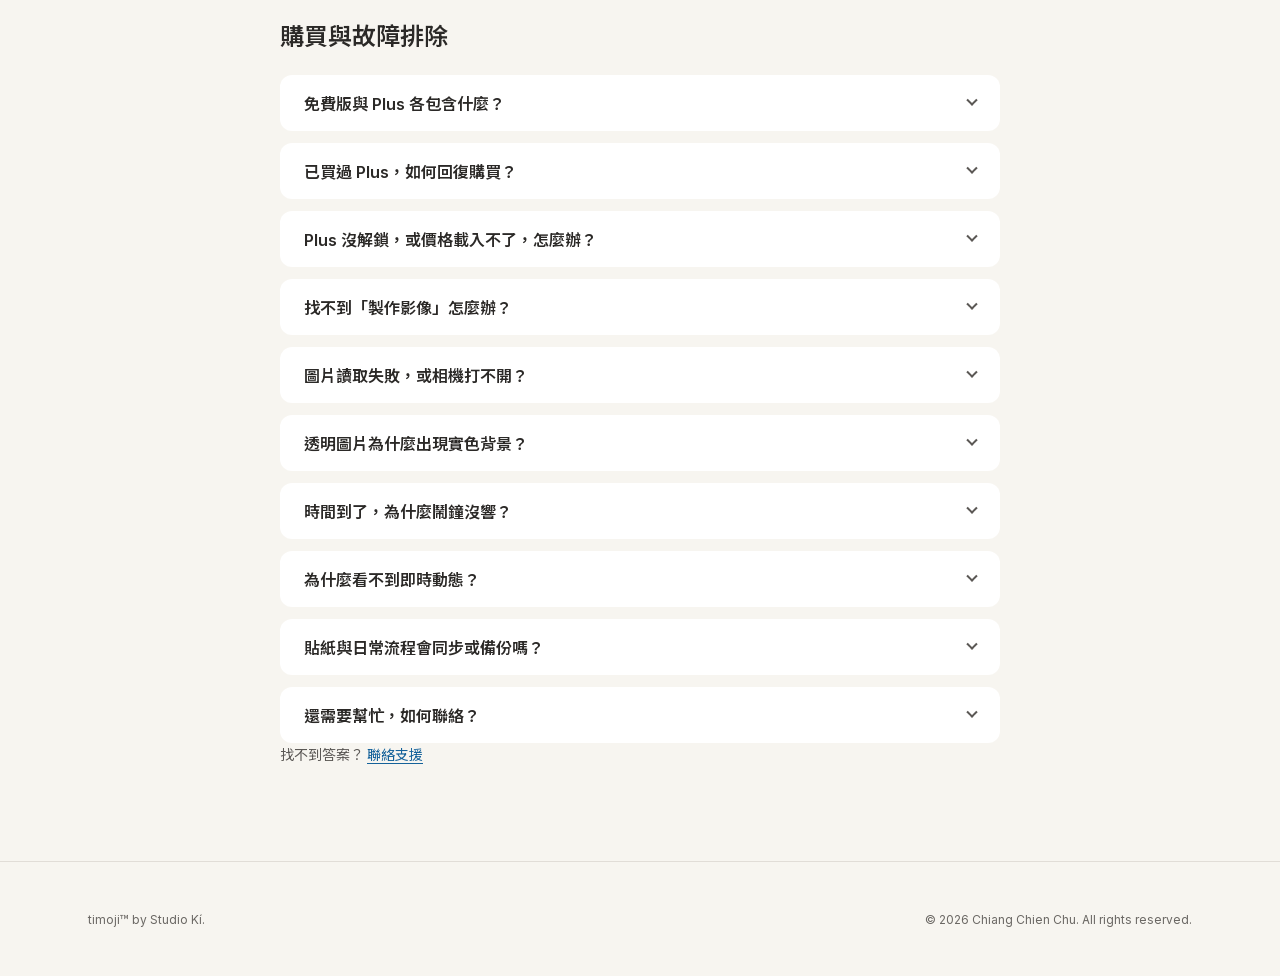
<file: guide-zh-Hant.html>
<!doctype html>
<html lang="zh-Hant">
<head>
  <meta charset="utf-8">
  <meta name="viewport" content="width=device-width, initial-scale=1">
  <meta name="theme-color" content="#f7f5f0" media="(prefers-color-scheme: light)">
  <meta name="theme-color" content="#211f1d" media="(prefers-color-scheme: dark)">
  <meta name="description" content="timoji 操作指南：設定計時器、活動貼紙、日常流程、活動紀錄、Plus 與常見問題排除。">
  <meta name="referrer" content="no-referrer">
  <title>使用指南 — timoji</title>
  <link rel="icon" href="assets/icons/icon-32.png" sizes="32x32" type="image/png">
  <link rel="icon" href="assets/icons/icon-192.png" sizes="192x192" type="image/png">
  <link rel="apple-touch-icon" href="assets/icons/apple-touch-icon.png">
  <meta name="apple-mobile-web-app-title" content="timoji">
  <link rel="alternate" hreflang="en" href="guide.html">
  <link rel="preload" href="assets/fonts/inter-latin.woff2" as="font" type="font/woff2" crossorigin>
  <link rel="stylesheet" href="assets/studio-ki.css?v=20261101a">
  <script>(function(d){d.classList.add("js");try{var t=localStorage.getItem("theme");if(t==="light"||t==="dark")d.setAttribute("data-theme",t)}catch(e){}})(document.documentElement)</script>
  <script src="assets/site-header.js?v=20261101a" defer></script>
</head>
<body>
  <a class="skip-link" href="#main">跳至主要內容</a>
  <header class="site-header">
    <div class="site-header__inner">
      <a class="site-header__brand" href="index-zh-Hant.html" aria-label="Studio Kí. — timoji 首頁">
        <svg class="studio-ki-lockup" width="109" height="28" viewBox="0 0 109 28" xmlns="http://www.w3.org/2000/svg" aria-hidden="true" focusable="false"><g fill="currentColor"><path d="M6.86 28C6.08 28 5.31 27.94 4.55 27.82C3.8 27.7 3.09 27.52 2.43 27.28C1.76 27.03 1.16 26.72 0.63 26.36C0.37 26.17 0.19 25.96 0.09 25.72C0.01 25.48 -0.02 25.25 0.01 25.02C0.07 24.79 0.17 24.58 0.32 24.41C0.48 24.24 0.66 24.14 0.89 24.1C1.11 24.05 1.36 24.12 1.63 24.31C2.4 24.8 3.21 25.17 4.07 25.41C4.92 25.63 5.85 25.74 6.86 25.74C8.32 25.74 9.38 25.49 10.07 24.97C10.77 24.44 11.12 23.76 11.12 22.92C11.12 22.24 10.87 21.7 10.38 21.31C9.88 20.9 9.05 20.57 7.89 20.33L5.14 19.77C3.52 19.43 2.31 18.86 1.5 18.07C0.72 17.29 0.32 16.23 0.32 14.89C0.32 14.09 0.48 13.36 0.81 12.69C1.15 12.02 1.62 11.45 2.22 10.97C2.82 10.47 3.54 10.1 4.37 9.84C5.21 9.59 6.13 9.46 7.12 9.46C8.18 9.46 9.17 9.59 10.09 9.87C11.03 10.14 11.87 10.56 12.61 11.12C12.83 11.28 12.97 11.47 13.04 11.71C13.13 11.94 13.15 12.16 13.09 12.38C13.06 12.6 12.97 12.79 12.81 12.95C12.66 13.1 12.46 13.19 12.22 13.23C11.98 13.24 11.72 13.16 11.43 12.97C10.76 12.53 10.08 12.21 9.38 12.02C8.69 11.82 7.93 11.71 7.09 11.71C6.26 11.71 5.52 11.84 4.89 12.1C4.27 12.36 3.79 12.71 3.45 13.18C3.13 13.64 2.96 14.18 2.96 14.82C2.96 15.54 3.19 16.11 3.66 16.54C4.12 16.96 4.89 17.29 5.96 17.51L8.68 18.07C10.39 18.43 11.67 18.99 12.5 19.74C13.34 20.49 13.76 21.49 13.76 22.74C13.76 23.55 13.6 24.27 13.27 24.92C12.95 25.55 12.49 26.1 11.89 26.56C11.29 27.03 10.56 27.38 9.71 27.64C8.87 27.88 7.92 28 6.86 28Z"/><path d="M21.77 28C20.74 28 19.88 27.82 19.18 27.46C18.48 27.1 17.95 26.57 17.61 25.87C17.27 25.17 17.1 24.32 17.1 23.31V17.25H15.56C15.22 17.25 14.95 17.17 14.77 17C14.58 16.81 14.48 16.56 14.48 16.25C14.48 15.93 14.58 15.68 14.77 15.51C14.95 15.34 15.22 15.25 15.56 15.25H17.1V12.61C17.1 12.18 17.21 11.86 17.43 11.64C17.67 11.41 18 11.3 18.41 11.3C18.82 11.3 19.13 11.41 19.36 11.64C19.58 11.86 19.69 12.18 19.69 12.61V15.25H22.69C23.03 15.25 23.3 15.34 23.49 15.51C23.67 15.68 23.77 15.93 23.77 16.25C23.77 16.56 23.67 16.81 23.49 17C23.3 17.17 23.03 17.25 22.69 17.25H19.69V23.1C19.69 24.01 19.88 24.69 20.25 25.15C20.65 25.61 21.28 25.85 22.15 25.85C22.46 25.85 22.72 25.82 22.95 25.77C23.19 25.7 23.38 25.66 23.54 25.64C23.72 25.64 23.88 25.71 24 25.85C24.12 25.97 24.18 26.2 24.18 26.56C24.18 26.82 24.13 27.06 24.02 27.28C23.94 27.5 23.78 27.65 23.54 27.72C23.33 27.79 23.05 27.85 22.69 27.9C22.35 27.97 22.04 28 21.77 28Z"/><path d="M30.26 28C29.25 28 28.41 27.81 27.72 27.44C27.06 27.06 26.55 26.5 26.21 25.77C25.89 25.02 25.72 24.08 25.72 22.95V16.38C25.72 15.94 25.83 15.61 26.06 15.41C26.28 15.18 26.59 15.07 27 15.07C27.42 15.07 27.73 15.18 27.95 15.41C28.19 15.61 28.31 15.94 28.31 16.38V22.97C28.31 23.98 28.52 24.73 28.93 25.2C29.34 25.68 29.99 25.92 30.88 25.92C31.85 25.92 32.64 25.6 33.24 24.95C33.85 24.28 34.16 23.41 34.16 22.33V16.38C34.16 15.94 34.27 15.61 34.49 15.41C34.72 15.18 35.04 15.07 35.47 15.07C35.88 15.07 36.2 15.18 36.42 15.41C36.64 15.61 36.75 15.94 36.75 16.38V26.64C36.75 27.51 36.33 27.95 35.49 27.95C35.1 27.95 34.79 27.84 34.57 27.62C34.35 27.38 34.24 27.05 34.24 26.64V24.46L34.57 25.02C34.23 25.98 33.68 26.72 32.93 27.23C32.18 27.74 31.29 28 30.26 28Z"/><path d="M45.17 28C44.08 28 43.11 27.74 42.27 27.23C41.45 26.7 40.81 25.95 40.35 24.97C39.89 23.98 39.66 22.83 39.66 21.51C39.66 20.16 39.89 19.01 40.35 18.05C40.81 17.09 41.45 16.35 42.27 15.82C43.11 15.29 44.08 15.02 45.17 15.02C46.27 15.02 47.21 15.3 47.99 15.84C48.8 16.37 49.33 17.09 49.61 18H49.33V10.82C49.33 10.39 49.44 10.06 49.66 9.84C49.88 9.62 50.2 9.51 50.61 9.51C51.02 9.51 51.34 9.62 51.56 9.84C51.8 10.06 51.92 10.39 51.92 10.82V26.64C51.92 27.05 51.81 27.38 51.58 27.62C51.36 27.84 51.04 27.95 50.63 27.95C50.22 27.95 49.91 27.84 49.69 27.62C49.46 27.38 49.35 27.05 49.35 26.64V24.38L49.63 24.95C49.36 25.87 48.82 26.61 48.02 27.18C47.23 27.73 46.28 28 45.17 28ZM45.84 26C46.54 26 47.15 25.83 47.69 25.49C48.22 25.14 48.63 24.64 48.92 23.97C49.22 23.31 49.38 22.49 49.38 21.51C49.38 20.04 49.05 18.93 48.4 18.18C47.75 17.42 46.9 17.05 45.84 17.05C45.12 17.05 44.5 17.22 43.97 17.56C43.44 17.89 43.02 18.38 42.71 19.05C42.42 19.72 42.27 20.54 42.27 21.51C42.27 22.96 42.6 24.08 43.25 24.85C43.9 25.61 44.76 26 45.84 26Z"/><path d="M56.84 27.92C56.43 27.92 56.11 27.8 55.89 27.56C55.67 27.31 55.55 26.96 55.55 26.51V16.51C55.55 16.07 55.67 15.72 55.89 15.48C56.11 15.24 56.43 15.12 56.84 15.12C57.25 15.12 57.56 15.24 57.79 15.48C58.02 15.72 58.14 16.07 58.14 16.51V26.51C58.14 26.96 58.03 27.31 57.81 27.56C57.59 27.8 57.26 27.92 56.84 27.92Z"/><path d="M67.23 28C65.96 28 64.87 27.73 63.94 27.2C63.04 26.67 62.33 25.92 61.82 24.95C61.3 23.97 61.05 22.83 61.05 21.51C61.05 20.5 61.19 19.6 61.48 18.82C61.77 18.03 62.18 17.36 62.71 16.79C63.26 16.21 63.91 15.77 64.66 15.48C65.43 15.18 66.29 15.02 67.23 15.02C68.48 15.02 69.55 15.29 70.46 15.82C71.38 16.35 72.1 17.1 72.61 18.07C73.13 19.03 73.38 20.18 73.38 21.51C73.38 22.5 73.24 23.4 72.95 24.2C72.66 25.01 72.24 25.69 71.69 26.26C71.16 26.82 70.51 27.26 69.74 27.56C68.99 27.85 68.15 28 67.23 28ZM67.23 26C67.93 26 68.54 25.83 69.07 25.49C69.6 25.14 70.01 24.64 70.31 23.97C70.61 23.31 70.77 22.49 70.77 21.51C70.77 20.04 70.44 18.93 69.79 18.18C69.14 17.42 68.29 17.05 67.23 17.05C66.51 17.05 65.89 17.22 65.36 17.56C64.83 17.89 64.41 18.38 64.1 19.05C63.81 19.72 63.66 20.54 63.66 21.51C63.66 22.96 63.99 24.08 64.64 24.85C65.29 25.61 66.15 26 67.23 26Z"/><path d="M58.14 11.24C58.14 11.95 57.56 12.53 56.85 12.53C56.13 12.53 55.55 11.95 55.55 11.24C55.55 10.52 56.13 9.94 56.85 9.94C57.56 9.94 58.14 10.52 58.14 11.24Z"/><path d="M82.6 11.3V16.99C82.6 17.97 83.39 18.75 84.36 18.75C85.34 18.75 86.12 17.97 86.12 16.99V11.3C86.12 10.32 85.34 9.53 84.36 9.53C83.39 9.53 82.6 10.32 82.6 11.3Z"/><path d="M97.62 10.05L90.16 17.51C89.47 18.2 89.47 19.31 90.16 20C90.85 20.69 91.96 20.69 92.65 20L100.11 12.54C100.8 11.85 100.8 10.74 100.11 10.05C99.42 9.36 98.31 9.36 97.62 10.05Z"/><path d="M90.16 20L97.62 27.46C98.31 28.15 99.42 28.15 100.11 27.46C100.8 26.77 100.8 25.66 100.11 24.97L92.65 17.51C91.96 16.82 90.85 16.82 90.16 17.51C89.47 18.2 89.47 19.31 90.16 20Z"/><path d="M89.65 18.75C89.65 19.73 90.43 20.51 91.41 20.51C92.38 20.51 93.17 19.73 93.17 18.75C93.17 17.78 92.38 16.99 91.41 16.99C90.43 16.99 89.65 17.78 89.65 18.75Z"/><path d="M104.15 11.3V13.47C104.15 14.44 104.94 15.23 105.91 15.23C106.88 15.23 107.67 14.44 107.67 13.47V11.3C107.67 10.32 106.88 9.53 105.91 9.53C104.94 9.53 104.15 10.32 104.15 11.3Z"/><path class="brow" d="M105.91 5.5L108.4 3.01C109.09 2.32 109.09 1.2 108.4 0.52C107.71 -0.17 106.6 -0.17 105.91 0.52L103.42 3.01C102.73 3.69 102.73 4.81 103.42 5.5C104.11 6.18 105.22 6.18 105.91 5.5Z"/></g></svg>
      </a>
      <nav class="site-header__nav" id="site-nav" aria-label="主要導覽">
        <a href="index-zh-Hant.html">首頁</a>
        <a href="privacy-zh-Hant.html">隱私權</a>
        <a href="support-zh-Hant.html">支援</a>
        <a href="guide-zh-Hant.html" aria-current="page">使用指南</a>
        <a href="guide.html" lang="en" hreflang="en">English</a>
      </nav>
      <button class="site-header__theme" type="button" aria-pressed="false" aria-label="深色模式"><svg class="icon-moon" viewBox="0 0 20 20" fill="none" stroke="currentColor" stroke-width="1.75" stroke-linecap="round" stroke-linejoin="round" aria-hidden="true" focusable="false"><path d="M16.5 12.2A6.75 6.75 0 0 1 7.8 3.5a6.75 6.75 0 1 0 8.7 8.7Z"/></svg><svg class="icon-sun" viewBox="0 0 20 20" fill="none" stroke="currentColor" stroke-width="1.75" stroke-linecap="round" aria-hidden="true" focusable="false"><circle cx="10" cy="10" r="3.5"/><path d="M10 1.75v1.5M10 16.75v1.5M1.75 10h1.5M16.75 10h1.5M4.17 4.17l1.06 1.06M14.77 14.77l1.06 1.06M4.17 15.83l1.06-1.06M14.77 5.23l1.06-1.06"/></svg></button>
      <button class="site-header__menu" type="button" aria-expanded="false" aria-controls="site-nav" aria-label="選單"><svg class="icon-menu" viewBox="0 0 20 20" fill="none" stroke="currentColor" stroke-width="1.75" stroke-linecap="round" aria-hidden="true" focusable="false"><path d="M3 5.5h14M3 10h14M3 14.5h14"/></svg><svg class="icon-close" viewBox="0 0 20 20" fill="none" stroke="currentColor" stroke-width="1.75" stroke-linecap="round" aria-hidden="true" focusable="false"><path d="M5 5l10 10M15 5L5 15"/></svg></button>
    </div>
  </header>
  <main id="main" class="shell guide" tabindex="-1"><div class="page-heading"><p class="eyebrow">timoji / 使用指南</p><h1>使用指南</h1><p class="subtitle">一起選個活動，陪孩子看懂時間，從容安排日常。這裡整理了日常操作與遇到問題時可以試的方法。</p></div><nav class="guide-nav" aria-label="指南主題"><a href="#timer">從第一個計時器開始</a><a href="#activities">活動貼紙</a><a href="#routines">日常流程</a><a href="#history">活動紀錄</a><a href="#widgets">主畫面小工具</a><a href="#help">購買與故障排除</a></nav><div class="guide-content paper"><section id="timer" aria-labelledby="timer-title"><h2 id="timer-title">從第一個計時器開始</h2><details><summary>如何設定計時器？</summary><div class="answer"><p>打開 timoji 就是計時器。點圓環下方的 15、30、60，選擇計時器。點下方貼紙列的貼紙放進圓環，拖動圓環的末端控制點設定時間，再按「開始」。timoji 會記得你上次用的計時器。想看所有貼紙，點貼紙列最後的「全部貼紙」。</p></div></details><details><summary>15／30／60 分鐘有什麼不同？</summary><div class="answer"><p>15 分鐘適合一次做一個活動，可設 1–15 分鐘。30／60 分鐘可以在一個計時器裡安排多個活動。三種計時器都免費。這些是可用時間的上限，不必把整個圓環填滿。</p></div></details><details><summary>如何安排多個活動？</summary><div class="answer"><p>在 30 或 60 分鐘，依照想做的順序點貼紙，先選的先做。新活動通常先分配 10 分鐘，剩餘空間較少時會縮短，但至少需要 5 分鐘。想換掉某個活動，把貼紙列的貼紙拖到它上面，時間不變。想調整順序，長按圓環上的貼紙，拖到另一個貼紙上即可互換，時間也會一起交換。移動兩個活動之間的分界，可以重新分配時間。</p></div></details><details><summary>開始前如何增減時間？</summary><div class="answer"><p>拖動圓環的末端控制點，或用「−5 分鐘」「+5 分鐘」。多活動安排可以移動兩個活動之間的分界。30／60 的每個活動至少需要 5 分鐘，對孩子來說才不會太趕；選好活動、時間有效後，「開始」才能按。</p></div></details><details><summary>如何暫停、恢復或加時間？</summary><div class="answer"><p>計時中按「暫停」。暫停後可用 ＋／－ 調整目前活動，每次 5 分鐘，再按「繼續」。沒有修改時，會從暫停的時間繼續。暫停時，進行中的活動可以用 － 減到最少 1 分鐘，方便最後微調；還沒輪到的活動維持至少 5 分鐘，等輪到時才能再調短。15 維持在 1–15 分鐘，30／60 不能超過圓環的終點。想換別的計時器，請先結束這次計時。</p></div></details><details><summary>計時中可以調整順序嗎？</summary><div class="answer"><p>可以。先暫停，再點接下來的某張貼紙，就能先做這個活動；目前的活動會排到下一個，保留剩餘時間。也可以移除接下來的活動。這些調整只影響這一次計時。</p></div></details><details><summary>「再一次」「下一個」「完成」各是什麼意思？</summary><div class="answer"><p>活動結束且後面還有活動時，「再一次」會用該活動原先設定的時間重做；「下一個」開始下一項。最後一個活動結束後，「完成」結束這次計時。「＋5 分鐘」或「＋10 分鐘」會延續最後的活動：15／30 加 5 分鐘，60 加 10 分鐘。</p></div></details><details><summary>可以自動開始下一個活動嗎？</summary><div class="answer"><p>安排兩個以上活動時，可在「活動結束後」選「暫停」或「自動接續」。暫停會等你選擇；自動接續會短暫顯示完成，約 2.5 秒後開始下一項。若活動已經完成、正在等你選擇，此時改成自動接續只影響之後的活動，眼前這一項仍請按「再一次」或「下一個」。</p></div></details><details><summary>計時時畫面為什麼變暗？</summary><div class="answer"><p>柔和的畫面讓活動貼紙與時間更容易被注意到，關閉與選單仍可操作。打開選單不會暫停，要休息請按「暫停」。點背景不會解除計時中的柔暗效果；把裝置轉橫向只是改變版面，不會鎖住操作。想換外觀，請到「選單 → 設定 → 外觀」。</p></div></details><details id="time-up-alert"><summary>時間到時，timoji 會響鈴嗎？</summary><div class="answer"><p>開啟「時間到提醒」後就會。時間到時，timoji 會像鬧鐘一樣響鈴，靜音模式也聽得到，iPhone 或 Apple Watch 也會震動。第一次開始計時前，timoji 會先問你要不要開啟；按「允許」，再在系統視窗允許鬧鐘即可。鬧鐘響起時按「停止」就會安靜下來。之後隨時可以在「選單 → 設定」關閉。同一頁的「聲音效果」則控制活動切換時較輕柔的提示音。</p></div></details><details id="iphone-duo"><summary>timoji 可以在 iPhone Duo 上用嗎？</summary><div class="answer"><p>可以。外螢幕的用法和 iPhone 一樣。攤開後，貼紙區會變寬；完全攤平計時時，時間環會在畫面中間。摺成書本或立在桌上時，時間環和按鈕會分在兩邊，不會落在摺線上。橫向使用時，「關閉」和「選單」會移到側邊。</p></div></details></section><section id="activities" aria-labelledby="activities-title"><h2 id="activities-title">活動貼紙</h2><details><summary>所有貼紙在哪裡？</summary><div class="answer"><p>點貼紙列最後的「全部貼紙」，或打開「選單 → 活動貼紙」。可以依分類、我的最愛或最近使用瀏覽，點一下貼紙就會放進計時器。所有內建貼紙都免費，而且不能刪除。</p></div></details><details><summary>如何把常用的貼紙放前面？</summary><div class="answer"><p>在「活動貼紙」按「編輯」，再點貼紙上的愛心；也可以長按貼紙選「最愛」。最愛的貼紙會排在貼紙列前面。完成後按「完成」。</p></div></details><details><summary>如何製作自己的貼紙？ · Plus</summary><div class="answer"><p>在「活動貼紙」按「新增貼紙」。從照片選圖、用相機拍照，或在 Apple Image Playground 可用時選「製作影像」。在預覽畫面用雙指縮放、移動及旋轉，調整裁切範圍；「重設裁切」可以重新調整。按「接下來」，輸入最多 20 個字元的活動名稱，再按「儲存」。你的貼紙會排在最前面，也可以在「我的貼紙」找到。</p></div></details><details><summary>可以使用 Image Playground 或 Genmoji 嗎？</summary><div class="answer"><p>支援的裝置與系統會提供「製作影像」，打開 Apple 的系統圖片工具。可選的風格與 Genmoji 選項由 Apple 提供。在系統畫面確認圖片後，仍需完成 timoji 的「預覽 → 活動名稱 → 儲存」；只按系統打勾不會直接儲存成已命名的活動。Genmoji 僅供個人、非商業使用。</p></div></details><details><summary>如何編輯或移除自己的貼紙？</summary><div class="answer"><p>長按你的貼紙，選「編輯貼紙」可重新命名或更換照片，選「移除」可刪除。要一次移除多張，按「編輯」，再點每張貼紙上的移除按鈕。移除貼紙也會移除已儲存日常流程中對應的步驟；還有其他步驟的日常流程會保留，空的會封存。正在進行的計時仍保留當次活動。只有自己製作的貼紙可以移除；切換 App 語言時，你寫的貼紙名稱會保留原樣。</p></div></details></section><section id="routines" aria-labelledby="routines-title"><h2 id="routines-title">日常流程 · <a href="#plus-features">Plus</a></h2><p>把親子一起安排的熟悉活動存成日常流程，下次一點就能開始；日常改變時，也可以再一起調整。</p><details><summary>什麼是日常流程？</summary><div class="answer"><p>日常流程把常做的活動順序存起來，下次一點就能開始。例如睡前：刷牙 → 洗澡 → 說故事。放學後也可以先寫作業 → 玩桌遊 → 吃晚餐，和孩子一起排好順序，也為每件事留一點時間。不同日子可以有不同安排，例如有鋼琴練習的「星期一放學後」。日常流程由你在準備好時開始，不會在固定時間自動啟動。日常流程是 <a href="#plus-features">Plus</a> 功能。</p><p>日常流程在舊版本叫做「小日常」，你存過的內容都還在。</p></div></details><details><summary>日常流程與 30／60 分鐘計時器有什麼不同？</summary><div class="answer"><p>30／60 分鐘計時器安排的是這一次要做的活動；日常流程則會儲存下來，不必每天重新安排。日常流程的每個步驟各有自己的時間，所以總長可以超過 60 分鐘。</p></div></details><details><summary>如何建立日常流程？</summary><div class="answer"><p>打開「活動貼紙」切到「日常流程」，或打開「選單 → 日常流程」，按「新增日常流程」。按「加入活動」，依照想做的順序點貼紙；再點一次有編號的貼紙可以取消。一個日常流程有 2–6 個步驟，每個步驟 5–30 分鐘。點步驟可以用 ＋／－ 調整時間，或從選單更換、移除活動；也可以向左滑動步驟後按「移除」。拖曳把手可以調整順序。名稱可不填，留空時會用活動名稱命名。最後按「儲存」。</p></div></details><details><summary>如何開始、編輯或移除日常流程？</summary><div class="answer"><p>在「日常流程」按某個流程的「開始」，就會從第一個活動開始。點流程本身可以編輯，或用「⋯」按鈕選擇編輯或移除。也可以向左滑動流程後按「移除」，或按「編輯」再點垃圾桶圖示；移除前都會請你確認。拖曳流程可以調整順序。移除日常流程不會影響貼紙。</p></div></details><details><summary>進行中還能調整日常流程嗎？</summary><div class="answer"><p>左右滑動下方的卡片，可以看看之後還有哪些活動。暫停時點「下一個」卡片，就能直接跳到下一個活動，幾秒內可以復原。也可以把目前活動的時間減到最少 1 分鐘，或點接下來的貼紙先做。這些調整只影響這一次，不會改寫已儲存的日常流程；若想讓下次也採用，請到「日常流程」編輯。</p></div></details><details><summary>為什麼日常流程不能開始？</summary><div class="answer"><p>開始需要 2–6 個活動。若移除貼紙後只剩一個步驟，日常流程仍會保留，讓你繼續編輯。打開它、再加入活動並儲存，就能開始。</p></div></details></section><section id="history" aria-labelledby="history-title"><h2 id="history-title">活動紀錄 · <a href="#plus-features">Plus</a></h2><p>回頭看看我們一起完成的活動。</p><details><summary>活動紀錄會顯示什麼？</summary><div class="answer"><p>打開「選單 → 活動紀錄」。選「週」或「月」，可以看到總時間、使用的天數與每日長條圖。點一天看明細，或選一個活動只看它的紀錄。每個完成的活動會記下名稱、開始與結束時間，以及分鐘數。</p></div></details><details><summary>哪些活動會被記錄？</summary><div class="answer"><p>擁有 <a href="#plus-features">Plus</a> 且「記錄活動時間」開啟時，完成的活動才會被記錄；購買 <a href="#plus-features">Plus</a> 前完成的活動不會出現；計時不到 1 分鐘的活動也不會記錄。想停止記錄，請到「管理紀錄」關閉「記錄活動時間」。</p></div></details><details><summary>如何移除、匯出或清除紀錄？</summary><div class="answer"><p>向左滑動或長按紀錄即可移除，幾秒內可以復原。在「管理紀錄」可以匯出成試算表（CSV）或 timoji 備份檔、從 timoji 備份檔匯入，或清除單一活動、全部紀錄。如果之後可能還用得到，建議先匯出一份。</p></div></details><details><summary>試算表（CSV）和 timoji 備份檔有什麼不同？</summary><div class="answer"><p>兩種都包含全部紀錄，差別在於你想拿來做什麼。</p><p><strong>試算表（CSV）</strong>適合用 Numbers、Excel 或 Google 試算表查看、列印。每一列是一次活動，包含日期、開始與結束時間、專注分鐘數，以及是否完成。CSV 無法匯回 timoji。</p><p><strong>timoji 備份檔</strong>適合留一份備份，或把紀錄搬到另一台裝置。這個檔案只有 timoji 能開，也是唯一能匯入的格式。匯入時只會加入這台裝置還沒有的紀錄；已經有的會略過，不會覆蓋任何紀錄。</p></div></details><details><summary>紀錄存在哪裡？</summary><div class="answer"><p>紀錄儲存在這台裝置；若開啟 iCloud 備份，也會一併備份。timoji 不會收集這些資料。匯出的檔案會存到你選擇的位置，例如「檔案」、iCloud Drive 或 Google Drive，timoji 不會登入任何服務。想把紀錄搬到另一台裝置，可以匯出 timoji 備份檔，再到那台裝置匯入。詳見 <a href="privacy-zh-Hant.html#how-timoji-stores-data">隱私權政策</a>。</p></div></details></section><section id="widgets" aria-labelledby="widgets-title"><h2 id="widgets-title">主畫面小工具</h2><p>把常用的貼紙放在主畫面，想開始的時候不用先找 App。</p><details><summary>如何加入 timoji 小工具？</summary><div class="answer"><p>在主畫面空白處長按，直到 App 開始晃動，點「編輯」→「加入小工具」。搜尋 timoji，選「貼紙計時」或「日常流程」，選好大小後點「加入小工具」。</p></div></details><details><summary>小工具會顯示什麼？</summary><div class="answer"><p>「貼紙計時」可以顯示「我的最愛」或「最近使用」的貼紙。想切換時，長按小工具，點「編輯小工具」，再選「我的最愛」或「最近使用」。點一張貼紙，timoji 會打開並把它放進時間環，按「開始」才會計時。計時中或暫停時，小工具會顯示目前的活動和剩餘時間。「日常流程」小工具（<a href="#plus-features">Plus</a>）顯示你選的流程，點一下就會在 timoji 打開它。</p></div></details><details><summary>想換小工具上的日常流程？</summary><div class="answer"><p>長按「日常流程」小工具，點「編輯小工具」，再選一個流程。還沒選的話，會顯示「日常流程」清單中的第一個。</p></div></details><details><summary>可以放進 StandBy 嗎？</summary><div class="answer"><p>可以。iPhone 充電橫放進入 StandBy 時，可以把「貼紙計時」或「日常流程」的小尺寸小工具加進 StandBy 的小工具堆疊。計時進行中，即時動態也會放大顯示。</p></div></details><details><summary>小工具沒有更新，或顯示「日常流程是 timoji Plus 專屬功能」？</summary><div class="answer"><p>打開 timoji 一次，小工具就會更新，購買或回復 <a href="#plus-features">Plus</a> 之後也一樣。剩餘時間會自己倒數，其他內容的更新頻率由 iOS 決定。</p></div></details></section><section id="help" aria-labelledby="help-title"><h2 id="help-title">購買與故障排除</h2><details id="plus-features"><summary>免費版與 Plus 各包含什麼？</summary><div class="answer"><p>免費版包含 15／30／60 分鐘計時器、全部內建貼紙、在 30／60 分鐘裡安排多個活動、我的最愛、最近使用、外觀、音效、時間到提醒、即時動態及「貼紙計時」小工具。 <a href="#plus-features">Plus</a> 增加自己的貼紙、日常流程（含小工具）與活動紀錄。 <a href="#plus-features">Plus</a> 透過 Apple「App 內購買」一次購買，沒有訂閱，也不需要另外建立 timoji 帳號；價格依 App Store 地區在 App 內顯示。</p></div></details><details><summary>已買過 Plus，如何回復購買？</summary><div class="answer"><p>打開「選單 → My timoji」（或 My timoji <a href="#plus-features">Plus</a>），按「回復購買項目」。確認「媒體與購買項目」使用當初購買 <a href="#plus-features">Plus</a> 的 Apple 帳號，並保持網路連線。等 Apple 完成查詢後，再回到計時器。取消購買或等待購買核准時，免費功能仍可使用。</p></div></details><details><summary>Plus 沒解鎖，或價格載入不了，怎麼辦？</summary><div class="answer"><p>先檢查網路及 App Store 登入，再到 My timoji 按「再試一次」；已購買者可再試「回復購買項目」。如果 Apple 顯示購買待處理，請等交易完成。付款前請閱讀 Apple 確認畫面的價格。若交易完成仍無法使用 <a href="#plus-features">Plus</a>，請提供 App 版本及看到的訊息聯絡我們，不必傳付款資料。</p></div></details><details><summary>找不到「製作影像」怎麼辦？</summary><div class="answer"><p><a href="#plus-features">Plus</a> 可以製作自己的貼紙，但 Image Playground 是否可用由 Apple 系統決定。請檢查裝置與系統是否支援 Apple Intelligence、是否已啟用，以及 iPhone／iPad 的裝置語言與 Siri 語言是否設為同一種受支援語言；地區及功能支援也可能影響顯示。仍可使用照片或相機。請參考 <a href="https://support.apple.com/121115">Apple 的最新支援條件</a>。</p></div></details><details><summary>圖片讀取失敗，或相機打不開？</summary><div class="answer"><p>可重新選一次圖片；iCloud 照片可能需要先下載。相機請檢查「設定」中 timoji 的相機權限及裝置限制，也可以取消後改從照片選取。若持續出錯，保留原圖並提供操作步驟與錯誤訊息，不必傳孩子的照片。</p></div></details><details><summary>透明圖片為什麼出現實色背景？</summary><div class="answer"><p>1.5.1 以前的版本可能把匯入的圖片存成 JPEG，這種格式無法保留透明度；新版匯入 PNG 時會保留透明背景。請用原始透明圖片重新匯入，更換該貼紙的照片；舊 JPEG 已經失去的透明度無法自動還原。</p></div></details><details><summary>時間到了，為什麼鬧鐘沒響？</summary><div class="answer"><p>請在「選單 → 設定」確認「時間到提醒」已開啟。若顯示「鬧鐘未開啟」，請到 iPhone 或 iPad 的「設定」App 允許 timoji 使用鬧鐘。鬧鐘在靜音模式也會響；「聲音效果」則會遵守裝置音量與靜音設定。</p></div></details><details><summary>為什麼看不到即時動態？</summary><div class="answer"><p>請在支援的系統上確認「設定」允許 timoji 使用即時動態。即時動態會在計時進行中顯示；按「暫停」後會先收起來，按「繼續」又會出現。計時結束後回到 timoji，也會關閉。鎖定畫面的操作可能需要解鎖並打開 App；若顯示似乎未更新，先打開 timoji 查看計時器。</p></div></details><details><summary>貼紙與日常流程會同步或備份嗎？</summary><div class="answer"><p>你的貼紙、日常流程與活動紀錄都儲存在這台裝置。timoji 沒有自建帳號或雲端同步，Apple 裝置備份是另外的系統功能。活動紀錄可以在「管理紀錄」匯出。「回復購買項目」回復的是 <a href="#plus-features">Plus</a> 使用權，不是貼紙或紀錄，因此遇到問題時，請不要先刪除 App。</p></div></details><details><summary>還需要幫忙，如何聯絡？</summary><div class="answer"><p>寄信到 <a href="mailto:heytimoji@gmail.com">heytimoji@gmail.com</a>，告訴我們裝置型號、iOS／iPadOS 版本、timoji 版本及發生的情況。簡單寫下操作步驟會很有幫助，請不要附上孩子的照片、密碼或付款資料。</p></div></details></section></div><p class="support-note">找不到答案？ <a href="support-zh-Hant.html">聯絡支援</a></p></main>  <footer class="site-footer-wrap">
    <div class="site-footer shell">
      <p>timoji™ by Studio Kí.</p>
      <p>© 2026 Chiang Chien Chu. All rights reserved.</p>
    </div>
  </footer>
<script>
function revealGuideAnswer() {
  if (location.hash !== '#plus-features') return;
  const answer = document.getElementById('plus-features');
  if (answer) { answer.open = true; answer.scrollIntoView({block: 'start'}); }
}
window.addEventListener('hashchange', revealGuideAnswer);
window.addEventListener('DOMContentLoaded', revealGuideAnswer);
document.addEventListener('click', function(event) {
  if (event.target.closest('a[href="#plus-features"]')) {
    const answer = document.getElementById('plus-features');
    if (answer) answer.open = true;
  }
});
</script>
</body>
</html>
</file>
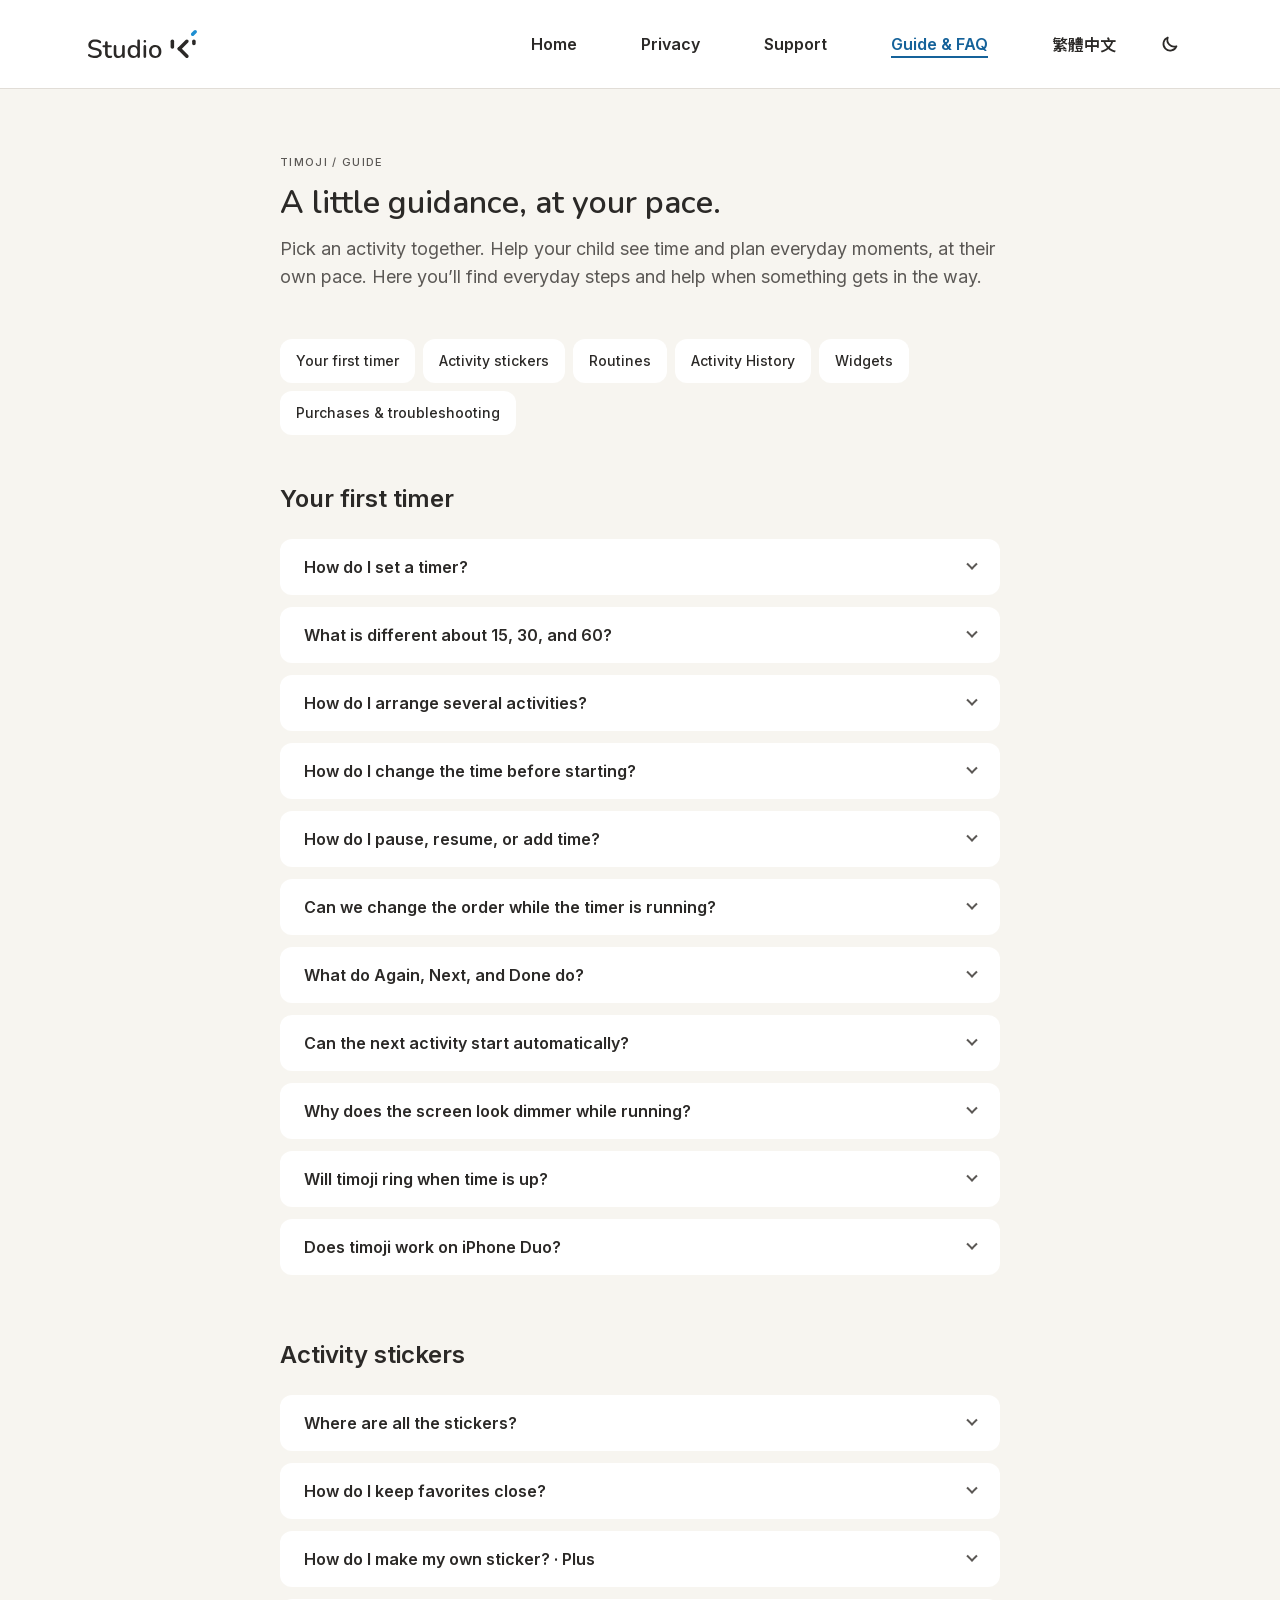
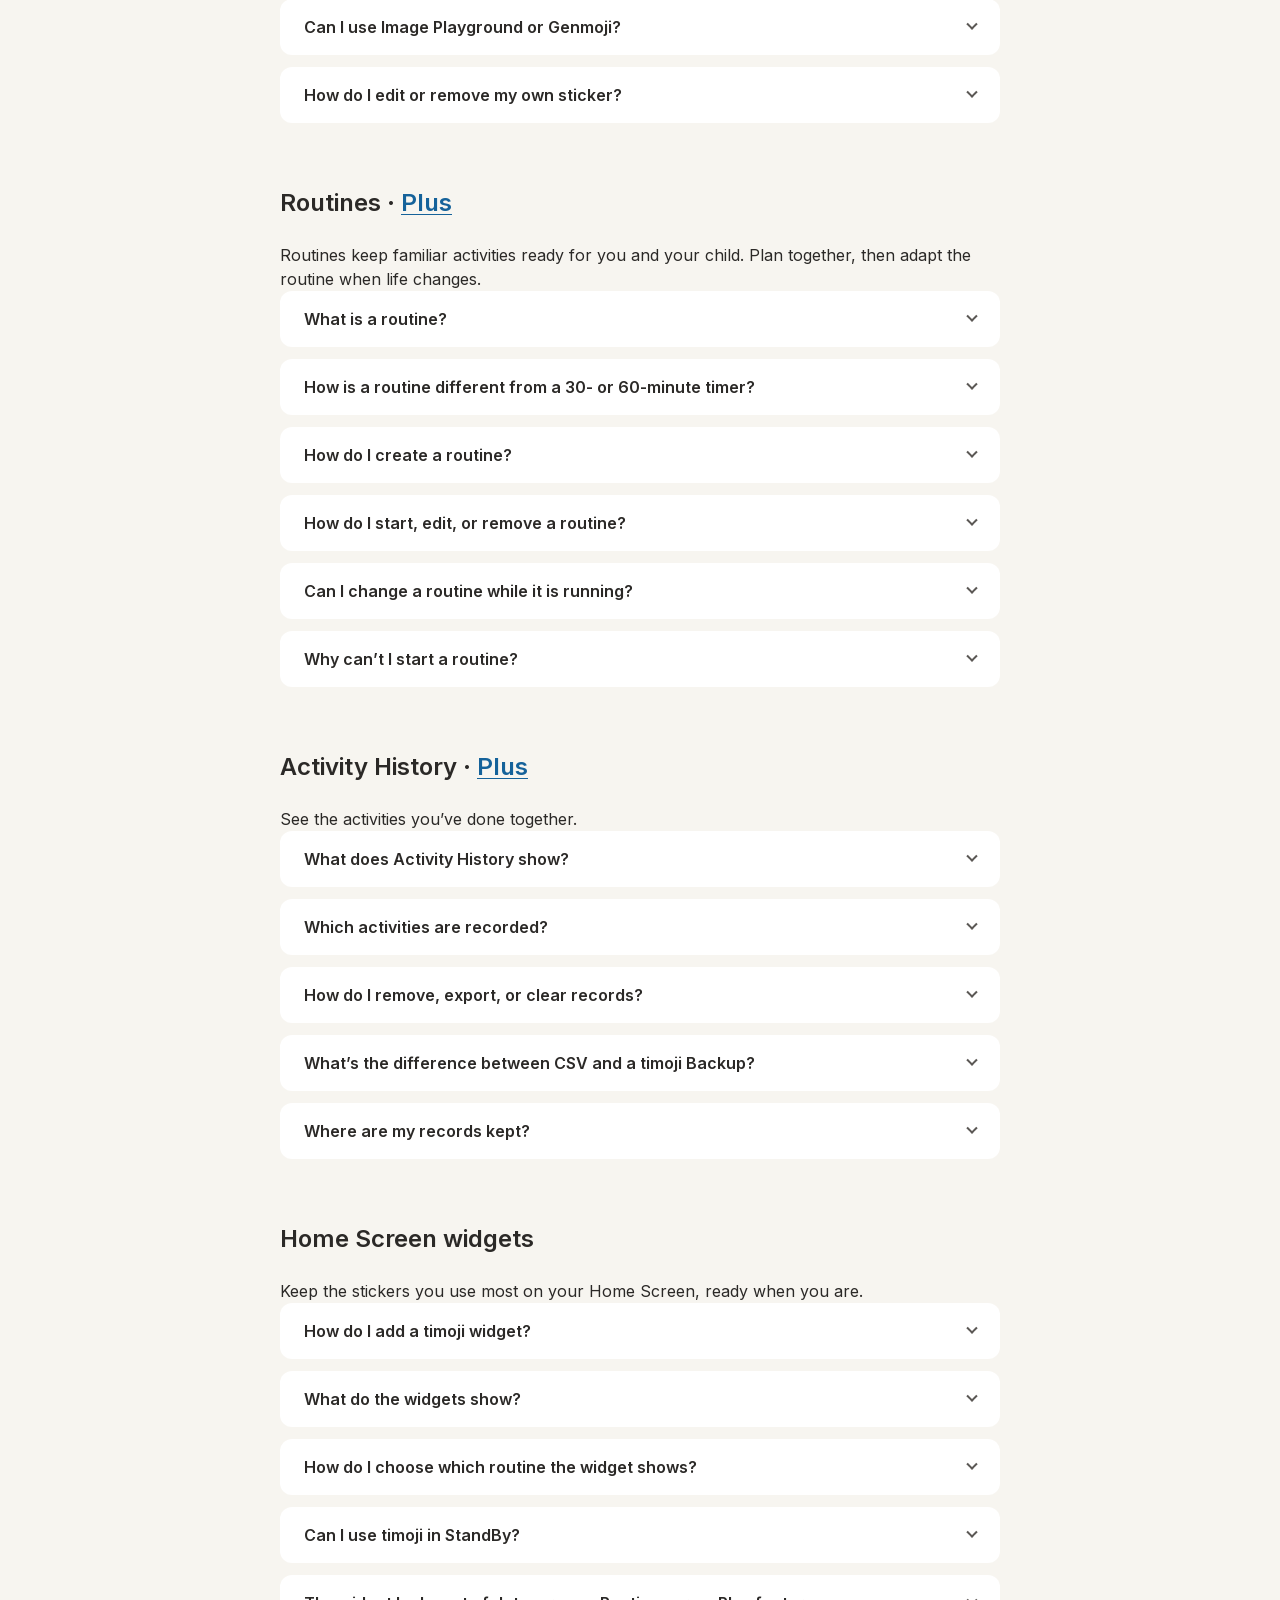
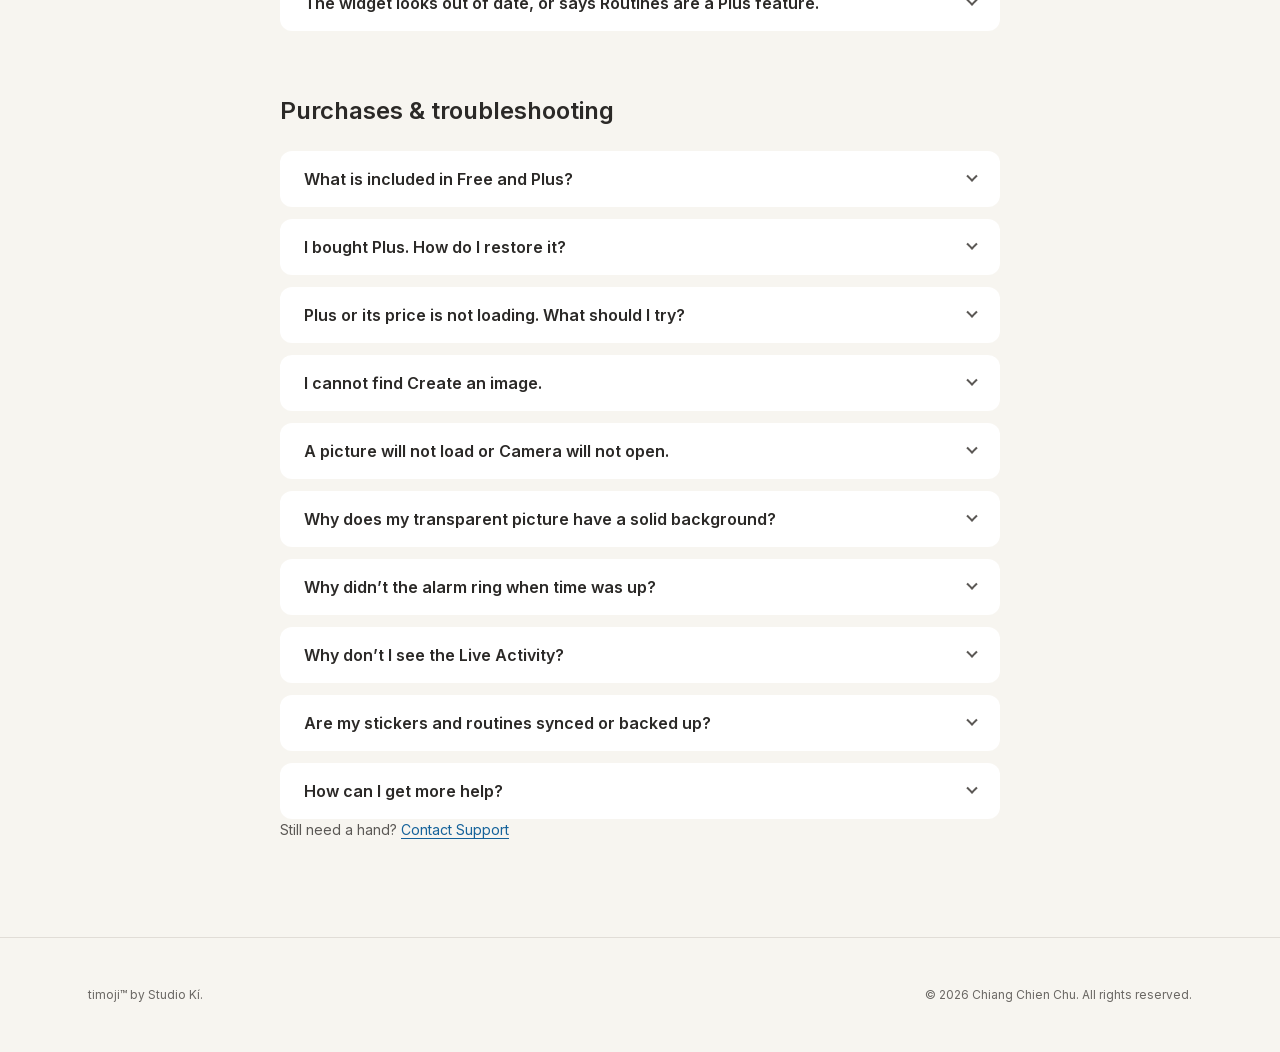
<file: guide.html>
<!doctype html>
<html lang="en">
<head>
  <meta charset="utf-8">
  <meta name="viewport" content="width=device-width, initial-scale=1">
  <meta name="theme-color" content="#f7f5f0" media="(prefers-color-scheme: light)">
  <meta name="theme-color" content="#211f1d" media="(prefers-color-scheme: dark)">
  <meta name="description" content="A practical guide to timoji timers, activity stickers, Routines, Activity History, Plus, and common problems.">
  <meta name="referrer" content="no-referrer">
  <title>Getting started & FAQ — timoji</title>
  <link rel="icon" href="assets/icons/icon-32.png" sizes="32x32" type="image/png">
  <link rel="icon" href="assets/icons/icon-192.png" sizes="192x192" type="image/png">
  <link rel="apple-touch-icon" href="assets/icons/apple-touch-icon.png">
  <meta name="apple-mobile-web-app-title" content="timoji">
  <link rel="alternate" hreflang="zh-Hant" href="guide-zh-Hant.html">
  <link rel="preload" href="assets/fonts/inter-latin.woff2" as="font" type="font/woff2" crossorigin>
  <link rel="stylesheet" href="assets/studio-ki.css?v=20261101a">
  <script>(function(d){d.classList.add("js");try{var t=localStorage.getItem("theme");if(t==="light"||t==="dark")d.setAttribute("data-theme",t)}catch(e){}})(document.documentElement)</script>
  <script src="assets/site-header.js?v=20261101a" defer></script>
</head>
<body>
  <a class="skip-link" href="#main">Skip to content</a>
  <header class="site-header">
    <div class="site-header__inner">
      <a class="site-header__brand" href="index.html" aria-label="Studio Kí. — timoji home">
        <svg class="studio-ki-lockup" width="109" height="28" viewBox="0 0 109 28" xmlns="http://www.w3.org/2000/svg" aria-hidden="true" focusable="false"><g fill="currentColor"><path d="M6.86 28C6.08 28 5.31 27.94 4.55 27.82C3.8 27.7 3.09 27.52 2.43 27.28C1.76 27.03 1.16 26.72 0.63 26.36C0.37 26.17 0.19 25.96 0.09 25.72C0.01 25.48 -0.02 25.25 0.01 25.02C0.07 24.79 0.17 24.58 0.32 24.41C0.48 24.24 0.66 24.14 0.89 24.1C1.11 24.05 1.36 24.12 1.63 24.31C2.4 24.8 3.21 25.17 4.07 25.41C4.92 25.63 5.85 25.74 6.86 25.74C8.32 25.74 9.38 25.49 10.07 24.97C10.77 24.44 11.12 23.76 11.12 22.92C11.12 22.24 10.87 21.7 10.38 21.31C9.88 20.9 9.05 20.57 7.89 20.33L5.14 19.77C3.52 19.43 2.31 18.86 1.5 18.07C0.72 17.29 0.32 16.23 0.32 14.89C0.32 14.09 0.48 13.36 0.81 12.69C1.15 12.02 1.62 11.45 2.22 10.97C2.82 10.47 3.54 10.1 4.37 9.84C5.21 9.59 6.13 9.46 7.12 9.46C8.18 9.46 9.17 9.59 10.09 9.87C11.03 10.14 11.87 10.56 12.61 11.12C12.83 11.28 12.97 11.47 13.04 11.71C13.13 11.94 13.15 12.16 13.09 12.38C13.06 12.6 12.97 12.79 12.81 12.95C12.66 13.1 12.46 13.19 12.22 13.23C11.98 13.24 11.72 13.16 11.43 12.97C10.76 12.53 10.08 12.21 9.38 12.02C8.69 11.82 7.93 11.71 7.09 11.71C6.26 11.71 5.52 11.84 4.89 12.1C4.27 12.36 3.79 12.71 3.45 13.18C3.13 13.64 2.96 14.18 2.96 14.82C2.96 15.54 3.19 16.11 3.66 16.54C4.12 16.96 4.89 17.29 5.96 17.51L8.68 18.07C10.39 18.43 11.67 18.99 12.5 19.74C13.34 20.49 13.76 21.49 13.76 22.74C13.76 23.55 13.6 24.27 13.27 24.92C12.95 25.55 12.49 26.1 11.89 26.56C11.29 27.03 10.56 27.38 9.71 27.64C8.87 27.88 7.92 28 6.86 28Z"/><path d="M21.77 28C20.74 28 19.88 27.82 19.18 27.46C18.48 27.1 17.95 26.57 17.61 25.87C17.27 25.17 17.1 24.32 17.1 23.31V17.25H15.56C15.22 17.25 14.95 17.17 14.77 17C14.58 16.81 14.48 16.56 14.48 16.25C14.48 15.93 14.58 15.68 14.77 15.51C14.95 15.34 15.22 15.25 15.56 15.25H17.1V12.61C17.1 12.18 17.21 11.86 17.43 11.64C17.67 11.41 18 11.3 18.41 11.3C18.82 11.3 19.13 11.41 19.36 11.64C19.58 11.86 19.69 12.18 19.69 12.61V15.25H22.69C23.03 15.25 23.3 15.34 23.49 15.51C23.67 15.68 23.77 15.93 23.77 16.25C23.77 16.56 23.67 16.81 23.49 17C23.3 17.17 23.03 17.25 22.69 17.25H19.69V23.1C19.69 24.01 19.88 24.69 20.25 25.15C20.65 25.61 21.28 25.85 22.15 25.85C22.46 25.85 22.72 25.82 22.95 25.77C23.19 25.7 23.38 25.66 23.54 25.64C23.72 25.64 23.88 25.71 24 25.85C24.12 25.97 24.18 26.2 24.18 26.56C24.18 26.82 24.13 27.06 24.02 27.28C23.94 27.5 23.78 27.65 23.54 27.72C23.33 27.79 23.05 27.85 22.69 27.9C22.35 27.97 22.04 28 21.77 28Z"/><path d="M30.26 28C29.25 28 28.41 27.81 27.72 27.44C27.06 27.06 26.55 26.5 26.21 25.77C25.89 25.02 25.72 24.08 25.72 22.95V16.38C25.72 15.94 25.83 15.61 26.06 15.41C26.28 15.18 26.59 15.07 27 15.07C27.42 15.07 27.73 15.18 27.95 15.41C28.19 15.61 28.31 15.94 28.31 16.38V22.97C28.31 23.98 28.52 24.73 28.93 25.2C29.34 25.68 29.99 25.92 30.88 25.92C31.85 25.92 32.64 25.6 33.24 24.95C33.85 24.28 34.16 23.41 34.16 22.33V16.38C34.16 15.94 34.27 15.61 34.49 15.41C34.72 15.18 35.04 15.07 35.47 15.07C35.88 15.07 36.2 15.18 36.42 15.41C36.64 15.61 36.75 15.94 36.75 16.38V26.64C36.75 27.51 36.33 27.95 35.49 27.95C35.1 27.95 34.79 27.84 34.57 27.62C34.35 27.38 34.24 27.05 34.24 26.64V24.46L34.57 25.02C34.23 25.98 33.68 26.72 32.93 27.23C32.18 27.74 31.29 28 30.26 28Z"/><path d="M45.17 28C44.08 28 43.11 27.74 42.27 27.23C41.45 26.7 40.81 25.95 40.35 24.97C39.89 23.98 39.66 22.83 39.66 21.51C39.66 20.16 39.89 19.01 40.35 18.05C40.81 17.09 41.45 16.35 42.27 15.82C43.11 15.29 44.08 15.02 45.17 15.02C46.27 15.02 47.21 15.3 47.99 15.84C48.8 16.37 49.33 17.09 49.61 18H49.33V10.82C49.33 10.39 49.44 10.06 49.66 9.84C49.88 9.62 50.2 9.51 50.61 9.51C51.02 9.51 51.34 9.62 51.56 9.84C51.8 10.06 51.92 10.39 51.92 10.82V26.64C51.92 27.05 51.81 27.38 51.58 27.62C51.36 27.84 51.04 27.95 50.63 27.95C50.22 27.95 49.91 27.84 49.69 27.62C49.46 27.38 49.35 27.05 49.35 26.64V24.38L49.63 24.95C49.36 25.87 48.82 26.61 48.02 27.18C47.23 27.73 46.28 28 45.17 28ZM45.84 26C46.54 26 47.15 25.83 47.69 25.49C48.22 25.14 48.63 24.64 48.92 23.97C49.22 23.31 49.38 22.49 49.38 21.51C49.38 20.04 49.05 18.93 48.4 18.18C47.75 17.42 46.9 17.05 45.84 17.05C45.12 17.05 44.5 17.22 43.97 17.56C43.44 17.89 43.02 18.38 42.71 19.05C42.42 19.72 42.27 20.54 42.27 21.51C42.27 22.96 42.6 24.08 43.25 24.85C43.9 25.61 44.76 26 45.84 26Z"/><path d="M56.84 27.92C56.43 27.92 56.11 27.8 55.89 27.56C55.67 27.31 55.55 26.96 55.55 26.51V16.51C55.55 16.07 55.67 15.72 55.89 15.48C56.11 15.24 56.43 15.12 56.84 15.12C57.25 15.12 57.56 15.24 57.79 15.48C58.02 15.72 58.14 16.07 58.14 16.51V26.51C58.14 26.96 58.03 27.31 57.81 27.56C57.59 27.8 57.26 27.92 56.84 27.92Z"/><path d="M67.23 28C65.96 28 64.87 27.73 63.94 27.2C63.04 26.67 62.33 25.92 61.82 24.95C61.3 23.97 61.05 22.83 61.05 21.51C61.05 20.5 61.19 19.6 61.48 18.82C61.77 18.03 62.18 17.36 62.71 16.79C63.26 16.21 63.91 15.77 64.66 15.48C65.43 15.18 66.29 15.02 67.23 15.02C68.48 15.02 69.55 15.29 70.46 15.82C71.38 16.35 72.1 17.1 72.61 18.07C73.13 19.03 73.38 20.18 73.38 21.51C73.38 22.5 73.24 23.4 72.95 24.2C72.66 25.01 72.24 25.69 71.69 26.26C71.16 26.82 70.51 27.26 69.74 27.56C68.99 27.85 68.15 28 67.23 28ZM67.23 26C67.93 26 68.54 25.83 69.07 25.49C69.6 25.14 70.01 24.64 70.31 23.97C70.61 23.31 70.77 22.49 70.77 21.51C70.77 20.04 70.44 18.93 69.79 18.18C69.14 17.42 68.29 17.05 67.23 17.05C66.51 17.05 65.89 17.22 65.36 17.56C64.83 17.89 64.41 18.38 64.1 19.05C63.81 19.72 63.66 20.54 63.66 21.51C63.66 22.96 63.99 24.08 64.64 24.85C65.29 25.61 66.15 26 67.23 26Z"/><path d="M58.14 11.24C58.14 11.95 57.56 12.53 56.85 12.53C56.13 12.53 55.55 11.95 55.55 11.24C55.55 10.52 56.13 9.94 56.85 9.94C57.56 9.94 58.14 10.52 58.14 11.24Z"/><path d="M82.6 11.3V16.99C82.6 17.97 83.39 18.75 84.36 18.75C85.34 18.75 86.12 17.97 86.12 16.99V11.3C86.12 10.32 85.34 9.53 84.36 9.53C83.39 9.53 82.6 10.32 82.6 11.3Z"/><path d="M97.62 10.05L90.16 17.51C89.47 18.2 89.47 19.31 90.16 20C90.85 20.69 91.96 20.69 92.65 20L100.11 12.54C100.8 11.85 100.8 10.74 100.11 10.05C99.42 9.36 98.31 9.36 97.62 10.05Z"/><path d="M90.16 20L97.62 27.46C98.31 28.15 99.42 28.15 100.11 27.46C100.8 26.77 100.8 25.66 100.11 24.97L92.65 17.51C91.96 16.82 90.85 16.82 90.16 17.51C89.47 18.2 89.47 19.31 90.16 20Z"/><path d="M89.65 18.75C89.65 19.73 90.43 20.51 91.41 20.51C92.38 20.51 93.17 19.73 93.17 18.75C93.17 17.78 92.38 16.99 91.41 16.99C90.43 16.99 89.65 17.78 89.65 18.75Z"/><path d="M104.15 11.3V13.47C104.15 14.44 104.94 15.23 105.91 15.23C106.88 15.23 107.67 14.44 107.67 13.47V11.3C107.67 10.32 106.88 9.53 105.91 9.53C104.94 9.53 104.15 10.32 104.15 11.3Z"/><path class="brow" d="M105.91 5.5L108.4 3.01C109.09 2.32 109.09 1.2 108.4 0.52C107.71 -0.17 106.6 -0.17 105.91 0.52L103.42 3.01C102.73 3.69 102.73 4.81 103.42 5.5C104.11 6.18 105.22 6.18 105.91 5.5Z"/></g></svg>
      </a>
      <nav class="site-header__nav" id="site-nav" aria-label="Main navigation">
        <a href="index.html">Home</a>
        <a href="privacy.html">Privacy</a>
        <a href="support.html">Support</a>
        <a href="guide.html" aria-current="page">Guide &amp; FAQ</a>
        <a href="guide-zh-Hant.html" lang="zh-Hant" hreflang="zh-Hant">繁體中文</a>
      </nav>
      <button class="site-header__theme" type="button" aria-pressed="false" aria-label="Dark mode"><svg class="icon-moon" viewBox="0 0 20 20" fill="none" stroke="currentColor" stroke-width="1.75" stroke-linecap="round" stroke-linejoin="round" aria-hidden="true" focusable="false"><path d="M16.5 12.2A6.75 6.75 0 0 1 7.8 3.5a6.75 6.75 0 1 0 8.7 8.7Z"/></svg><svg class="icon-sun" viewBox="0 0 20 20" fill="none" stroke="currentColor" stroke-width="1.75" stroke-linecap="round" aria-hidden="true" focusable="false"><circle cx="10" cy="10" r="3.5"/><path d="M10 1.75v1.5M10 16.75v1.5M1.75 10h1.5M16.75 10h1.5M4.17 4.17l1.06 1.06M14.77 14.77l1.06 1.06M4.17 15.83l1.06-1.06M14.77 5.23l1.06-1.06"/></svg></button>
      <button class="site-header__menu" type="button" aria-expanded="false" aria-controls="site-nav" aria-label="Menu"><svg class="icon-menu" viewBox="0 0 20 20" fill="none" stroke="currentColor" stroke-width="1.75" stroke-linecap="round" aria-hidden="true" focusable="false"><path d="M3 5.5h14M3 10h14M3 14.5h14"/></svg><svg class="icon-close" viewBox="0 0 20 20" fill="none" stroke="currentColor" stroke-width="1.75" stroke-linecap="round" aria-hidden="true" focusable="false"><path d="M5 5l10 10M15 5L5 15"/></svg></button>
    </div>
  </header>
  <main id="main" class="shell guide" tabindex="-1"><div class="page-heading"><p class="eyebrow">timoji / Guide</p><h1>A little guidance, at your pace.</h1><p class="subtitle">Pick an activity together. Help your child see time and plan everyday moments, at their own pace. Here you’ll find everyday steps and help when something gets in the way.</p></div><nav class="guide-nav" aria-label="Guide topics"><a href="#timer">Your first timer</a><a href="#activities">Activity stickers</a><a href="#routines">Routines</a><a href="#history">Activity History</a><a href="#widgets">Widgets</a><a href="#help">Purchases & troubleshooting</a></nav><div class="guide-content paper"><section id="timer" aria-labelledby="timer-title"><h2 id="timer-title">Your first timer</h2><details><summary>How do I set a timer?</summary><div class="answer"><p>timoji opens on the timer. Tap 15, 30, or 60 under the ring to choose a timer. Tap a sticker in the tray below to place it in the ring, drag the ring’s end handle to set the time, then tap GO. timoji remembers the timer you used last. To see every sticker, tap All stickers at the end of the tray.</p></div></details><details><summary>What is different about 15, 30, and 60?</summary><div class="answer"><p>15 is for one activity, from 1 to 15 minutes. 30 and 60 let you arrange several activities in one timer. All three are included in Free. These are time limits, so you do not need to fill the whole ring.</p></div></details><details><summary>How do I arrange several activities?</summary><div class="answer"><p>In 30 or 60, tap stickers in the order you want to do them. Each new activity gets up to 10 minutes, depending on the space left, and needs at least 5 minutes. To change one, drag a sticker from the tray onto it; its time stays the same. To change the order, press and hold a sticker in the ring, then drag it onto another one to swap them, together with their times. Move the boundary between two activities to share time between them.</p></div></details><details><summary>How do I change the time before starting?</summary><div class="answer"><p>Drag the ring’s end handle, or use −5 min and +5 min. In a multi-activity plan, move the boundary between two activities. Each planned activity in 30 or 60 needs at least 5 minutes, so the plan doesn’t feel rushed for a child. GO becomes available when an activity and a valid time are set.</p></div></details><details><summary>How do I pause, resume, or add time?</summary><div class="answer"><p>Tap Pause while the timer is running. While paused, use + or − to change the current activity by 5 minutes, then tap Resume. Without an edit, Resume continues from the time you paused. While paused, − can bring the current activity down to 1 minute for a small last-minute change. Activities still to come keep at least 5 minutes until it is their turn. 15 stays within 1–15 minutes, and 30 or 60 cannot go past the end of the ring. To switch to another timer, end this one first.</p></div></details><details><summary>Can we change the order while the timer is running?</summary><div class="answer"><p>Yes. Pause, then tap an upcoming sticker to do it first. The current activity moves to next, with its remaining time. You can also remove an upcoming activity. These changes affect this timer only.</p></div></details><details><summary>What do Again, Next, and Done do?</summary><div class="answer"><p>When an activity ends and another follows, Again repeats the completed activity for its set duration; Next starts the next one. After the last activity, Done closes this timer. The +5 min or +10 min button continues the last activity: 5 extra minutes in 15 or 30, or 10 in 60.</p></div></details><details><summary>Can the next activity start automatically?</summary><div class="answer"><p>With two or more activities, choose Pause or Auto-continue under After an activity. Pause leaves the choice to you. Auto-continue shows a short, quiet completion moment, then moves on after about 2.5 seconds. Changing this option while a completed activity is waiting applies to later transitions; use Again or Next for the one on screen.</p></div></details><details><summary>Why does the screen look dimmer while running?</summary><div class="answer"><p>The softer screen keeps the sticker and time easy to notice. Close and Menu remain available. Opening Menu does not pause the clock; use Pause when you need a break. Tapping the background does not brighten the running screen. Turning the device sideways changes the layout and does not lock the controls. To change the theme, open Menu → Settings → Theme.</p></div></details><details id="time-up-alert"><summary>Will timoji ring when time is up?</summary><div class="answer"><p>Yes, if Time-up alert is on. When time is up, timoji rings like an alarm, even in Silent mode, and your iPhone or Apple Watch can vibrate. Before your first timer, timoji asks whether you want this; tap Allow, then allow alarms in the system prompt. Tap Stop on the alarm to silence it. You can turn it off any time in Menu → Settings. Sound Effects, in the same place, controls the softer sounds between activities.</p></div></details><details id="iphone-duo"><summary>Does timoji work on iPhone Duo?</summary><div class="answer"><p>Yes. On the outer display, timoji works just like on iPhone. Open it up and the sticker area gets wider; while a timer runs fully open, the ring sits in the middle. Fold it like a book or stand it on a table, and the ring and controls sit on either side, away from the fold. In landscape, Close and Menu move to the side.</p></div></details></section><section id="activities" aria-labelledby="activities-title"><h2 id="activities-title">Activity stickers</h2><details><summary>Where are all the stickers?</summary><div class="answer"><p>Tap All stickers at the end of the tray, or open Menu → Activity Stickers. Browse by category, Favorites, or Recent, then tap a sticker to place it in the timer. All built-in stickers are included in Free and cannot be deleted.</p></div></details><details><summary>How do I keep favorites close?</summary><div class="answer"><p>In Activity Stickers, tap Edit, then tap the heart on a sticker. You can also press and hold a sticker and choose Favorite. Favorites come first in the tray. Tap Done when you finish.</p></div></details><details><summary>How do I make my own sticker? · Plus</summary><div class="answer"><p>In Activity Stickers, tap New sticker. Choose a picture from Photos, take one with Camera, or use Create an image when Apple Image Playground is available. Pinch to zoom, move and rotate the picture inside the crop; Reset Crop lets you start over. Tap Next, enter an activity name of up to 20 characters, then Save. Your stickers appear first, in My stickers.</p></div></details><details><summary>Can I use Image Playground or Genmoji?</summary><div class="answer"><p>On supported devices and systems, Create an image opens Apple’s image tools. The styles and Genmoji options you see are supplied by Apple. Confirm the result in the system sheet, then finish Preview → activity name → Save in timoji. The system checkmark alone does not save a named activity. Genmoji is for personal, non-commercial use.</p></div></details><details><summary>How do I edit or remove my own sticker?</summary><div class="answer"><p>Press and hold your sticker, then choose Edit sticker to rename it or replace its photo, or Remove to delete it. To remove several, tap Edit and use the remove button on each sticker. Removing a sticker also removes its steps from saved routines; routines with other steps remain, and empty ones are archived. A timer already running keeps its current activity. Only your own stickers can be removed. Your sticker names stay as you wrote them when you change the app’s language.</p></div></details></section><section id="routines" aria-labelledby="routines-title"><h2 id="routines-title">Routines · <a href="#plus-features">Plus</a></h2><p>Routines keep familiar activities ready for you and your child. Plan together, then adapt the routine when life changes.</p><details><summary>What is a routine?</summary><div class="answer"><p>A routine saves the steps you repeat, ready to start again with one tap. For example, bedtime: brush teeth → bath → story. After school, you might plan homework → a board game → dinner, choosing the order together and leaving a little time for each. Different days can have different routines, such as “Monday after school” with piano practice. Start a routine when you are ready; it does not start automatically at a set time. Routines are included in <a href="#plus-features">Plus</a>.</p><p>Routines were called Daily Flow in earlier versions. Your saved flows are still here.</p></div></details><details><summary>How is a routine different from a 30- or 60-minute timer?</summary><div class="answer"><p>A 30- or 60-minute timer arranges activities for this time only. A routine is saved, so you do not have to arrange it again each day. Each step in a routine has its own time, so a routine can be longer than 60 minutes.</p></div></details><details><summary>How do I create a routine?</summary><div class="answer"><p>Open Activity Stickers and choose Routines, or open Menu → Routines, then tap New routine. Tap Add activities and tap stickers in the order you want; tap a numbered sticker again to unselect it. A routine has 2–6 steps, and each step can be 5–30 minutes. Tap a step to adjust its time with + or −, or use its menu to change or remove the activity. You can also swipe left on a step and tap Remove. Drag the handles to change the order. A name is optional; if you leave it empty, timoji uses the activity names. Then tap Save.</p></div></details><details><summary>How do I start, edit, or remove a routine?</summary><div class="answer"><p>In Routines, tap Start on a routine to begin its first activity. Tap the routine to edit it, or use the ⋯ button for Edit and Remove. You can also swipe left on a routine and tap Remove, or tap Edit and use the trash button. timoji always asks before removing a routine. Drag routines to change their order. Removing a routine does not remove its stickers.</p></div></details><details><summary>Can I change a routine while it is running?</summary><div class="answer"><p>Swipe the upcoming cards to see what comes later. While paused, tap the Next card to skip to the next activity; you can undo for a few seconds. You can also change the current activity’s time down to 1 minute, or tap an upcoming sticker to do it first. These changes do not rewrite the saved routine. To change it for next time, edit it in Routines.</p></div></details><details><summary>Why can’t I start a routine?</summary><div class="answer"><p>A routine needs 2–6 activities to start. If removing a sticker leaves only one step, the routine is kept so you can edit it. Open it, add another activity, and Save.</p></div></details></section><section id="history" aria-labelledby="history-title"><h2 id="history-title">Activity History · <a href="#plus-features">Plus</a></h2><p>See the activities you’ve done together.</p><details><summary>What does Activity History show?</summary><div class="answer"><p>Open Menu → Activity History. Choose Week or Month to see total time, the days you used timoji, and a daily chart. Tap a day for details, or choose an activity to see only that one. Each finished activity is recorded with its name, start and end times, and minutes.</p></div></details><details><summary>Which activities are recorded?</summary><div class="answer"><p>Activities are recorded while you have <a href="#plus-features">Plus</a> and Record activity time is on. Activities you finished before buying <a href="#plus-features">Plus</a> are not recorded. Activities with less than 1 minute of timer time aren’t recorded either. To stop recording, turn off Record activity time in Manage History.</p></div></details><details><summary>How do I remove, export, or clear records?</summary><div class="answer"><p>Swipe left or touch and hold a record to remove it; you can undo for a few seconds. In Manage History, you can export as a spreadsheet (CSV) or a timoji Backup, import a timoji Backup, or clear one activity’s history or everything. Export a copy first if you might want the records later.</p></div></details><details><summary>What’s the difference between CSV and a timoji Backup?</summary><div class="answer"><p>Both include all your records. Choose by what you want to do with them.</p><p><strong>Spreadsheet (CSV)</strong> is for reading or printing your records in Numbers, Excel, or Google Sheets. Each row is one activity, with the date, start and end times, focused minutes, and whether it was finished. timoji can’t import a CSV file.</p><p><strong>timoji Backup</strong> is for keeping a copy or moving records to another device. Only timoji opens it, and it’s the only file you can import. Importing adds records that aren’t on this device yet. Records already here are skipped, and nothing is replaced.</p></div></details><details><summary>Where are my records kept?</summary><div class="answer"><p>Records are saved on this device. If iCloud Backup is on, they’re included in it. timoji doesn’t collect them. Exports are saved where you choose, like Files, iCloud Drive, or Google Drive; timoji doesn’t sign in to any service. To move records to another device, export a timoji Backup and import it there. See our <a href="privacy.html#how-timoji-stores-data">Privacy Policy</a>.</p></div></details></section><section id="widgets" aria-labelledby="widgets-title"><h2 id="widgets-title">Home Screen widgets</h2><p>Keep the stickers you use most on your Home Screen, ready when you are.</p><details><summary>How do I add a timoji widget?</summary><div class="answer"><p>Touch and hold an empty area of the Home Screen until the apps jiggle, tap Edit, then Add Widget. Search for timoji, choose Sticker Timer or Routines, pick a size, and tap Add Widget.</p></div></details><details><summary>What do the widgets show?</summary><div class="answer"><p>Sticker Timer shows your Favorites or your Recent stickers. To switch, touch and hold the widget, tap Edit Widget, and choose Favorites or Recent. Tap a sticker to open timoji with it in the ring; the timer starts only when you tap GO. While a timer is running or paused, the widget shows the current activity and time left. The Routines widget (<a href="#plus-features">Plus</a>) shows the routine you choose; tap it to open that routine in timoji.</p></div></details><details><summary>How do I choose which routine the widget shows?</summary><div class="answer"><p>Touch and hold the Routines widget, tap Edit Widget, then choose a routine. If you haven’t chosen one, the widget shows the first routine in your Routines list.</p></div></details><details><summary>Can I use timoji in StandBy?</summary><div class="answer"><p>Yes. When your iPhone is charging on its side in StandBy, you can add the small Sticker Timer or Routines widget to a StandBy widget stack. While a timer is running, its Live Activity also shows full screen.</p></div></details><details><summary>The widget looks out of date, or says Routines are a Plus feature.</summary><div class="answer"><p>Open timoji once and the widget updates, including after you buy or restore <a href="#plus-features">Plus</a>. The time left counts down on its own; iOS decides how often the rest refreshes.</p></div></details></section><section id="help" aria-labelledby="help-title"><h2 id="help-title">Purchases & troubleshooting</h2><details id="plus-features"><summary>What is included in Free and Plus?</summary><div class="answer"><p>Free includes 15, 30, and 60-minute timers, all built-in stickers, several activities in one 30 or 60-minute timer, Favorites, Recent, themes, sound, Time-up alert, Live Activity, and the Sticker Timer widget. <a href="#plus-features">Plus</a> adds your own stickers, Routines (with its widget), and Activity History. <a href="#plus-features">Plus</a> is a one-time purchase made through Apple In-App Purchase, with no subscription or separate timoji account. The app shows the price for your App Store region.</p></div></details><details><summary>I bought Plus. How do I restore it?</summary><div class="answer"><p>Open Menu → My timoji (or My timoji <a href="#plus-features">Plus</a>) and use Restore Purchases. Make sure Media & Purchases uses the Apple Account that bought <a href="#plus-features">Plus</a> and that you have an internet connection. Let Apple finish checking the purchase, then return to the timer. Cancelling a purchase or a pending approval does not prevent you from using Free.</p></div></details><details><summary>Plus or its price is not loading. What should I try?</summary><div class="answer"><p>Check your connection and App Store sign-in, then tap Try again in My timoji. If you already bought <a href="#plus-features">Plus</a>, try Restore Purchases. If Apple shows a purchase as pending, wait for it to complete. Read the price in Apple’s confirmation before agreeing. If the purchase completed but <a href="#plus-features">Plus</a> remains unavailable, contact us with the app version and the message you see; do not send payment details.</p></div></details><details><summary>I cannot find Create an image.</summary><div class="answer"><p><a href="#plus-features">Plus</a> unlocks your own stickers, but Apple decides whether Image Playground is available. Check that your device and OS support Apple Intelligence, that it is enabled, and that the device language and Siri language are set to the same supported language. Availability also depends on Apple’s region and feature support. Photos and Camera remain alternatives. See <a href="https://support.apple.com/121115">Apple’s current requirements</a>.</p></div></details><details><summary>A picture will not load or Camera will not open.</summary><div class="answer"><p>Try selecting the picture again; an iCloud photo may need to download first. For Camera, check timoji’s camera permission in Settings and any device restrictions. You can cancel and use Photos instead. If an error remains, keep the original image and contact us with the steps and message—there is no need to send a child’s photo.</p></div></details><details><summary>Why does my transparent picture have a solid background?</summary><div class="answer"><p>Versions before 1.5.1 could save an imported picture as JPEG, which cannot keep transparency. Newer versions keep transparency in PNG imports. Replace the sticker’s photo by importing the original transparent file again. Transparency already lost in an old JPEG cannot be restored automatically.</p></div></details><details><summary>Why didn’t the alarm ring when time was up?</summary><div class="answer"><p>Check that Time-up alert is on in Menu → Settings. If it shows Alarms are off, allow alarms for timoji in the iPhone or iPad Settings app. The alarm rings even in Silent mode. Sound Effects follow the device’s volume and silent settings.</p></div></details><details><summary>Why don’t I see the Live Activity?</summary><div class="answer"><p>Check that Live Activities are allowed for timoji in Settings on a supported system. The Live Activity appears while a timer is running. When you pause, it closes, and it comes back when you tap Resume. It also closes when you return to timoji after the timer ends. Lock Screen controls may ask you to unlock and open the app. If its display seems out of date, open timoji and check the timer there.</p></div></details><details><summary>Are my stickers and routines synced or backed up?</summary><div class="answer"><p>Your stickers, routines, and Activity History are saved on this device. timoji does not provide its own account or cloud sync. Apple device backups are separate. You can export Activity History in Manage History. Restore Purchases restores <a href="#plus-features">Plus</a> access, not your stickers or records, so avoid deleting the app as a first troubleshooting step.</p></div></details><details><summary>How can I get more help?</summary><div class="answer"><p>Email <a href="mailto:heytimoji@gmail.com">heytimoji@gmail.com</a> with your device model, iOS or iPadOS version, timoji version, and what happened. A short description of the steps is helpful. Please leave out children’s photos, passwords, and payment details.</p></div></details></section></div><p class="support-note">Still need a hand? <a href="support.html">Contact Support</a></p></main>  <footer class="site-footer-wrap">
    <div class="site-footer shell">
      <p>timoji™ by Studio Kí.</p>
      <p>© 2026 Chiang Chien Chu. All rights reserved.</p>
    </div>
  </footer>
<script>
function revealGuideAnswer() {
  if (location.hash !== '#plus-features') return;
  const answer = document.getElementById('plus-features');
  if (answer) { answer.open = true; answer.scrollIntoView({block: 'start'}); }
}
window.addEventListener('hashchange', revealGuideAnswer);
window.addEventListener('DOMContentLoaded', revealGuideAnswer);
document.addEventListener('click', function(event) {
  if (event.target.closest('a[href="#plus-features"]')) {
    const answer = document.getElementById('plus-features');
    if (answer) answer.open = true;
  }
});
</script>
</body>
</html>
</file>
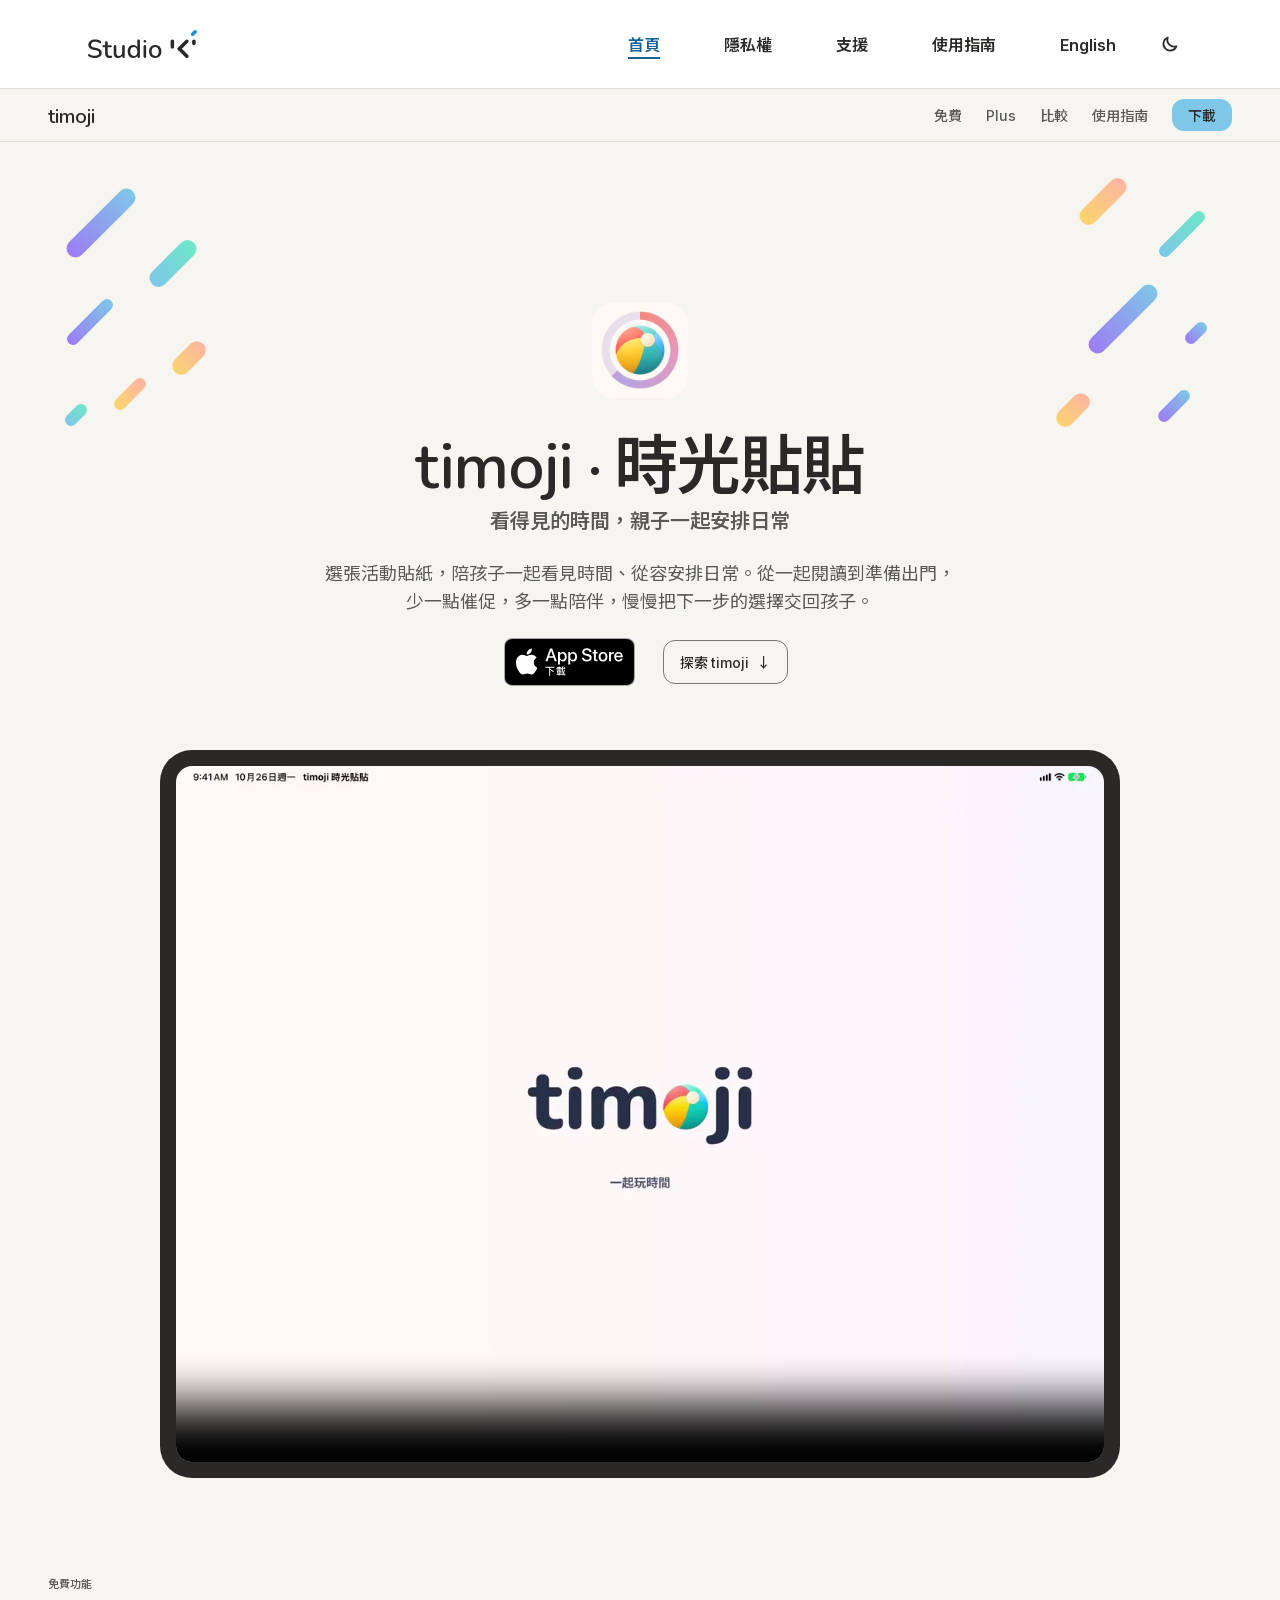
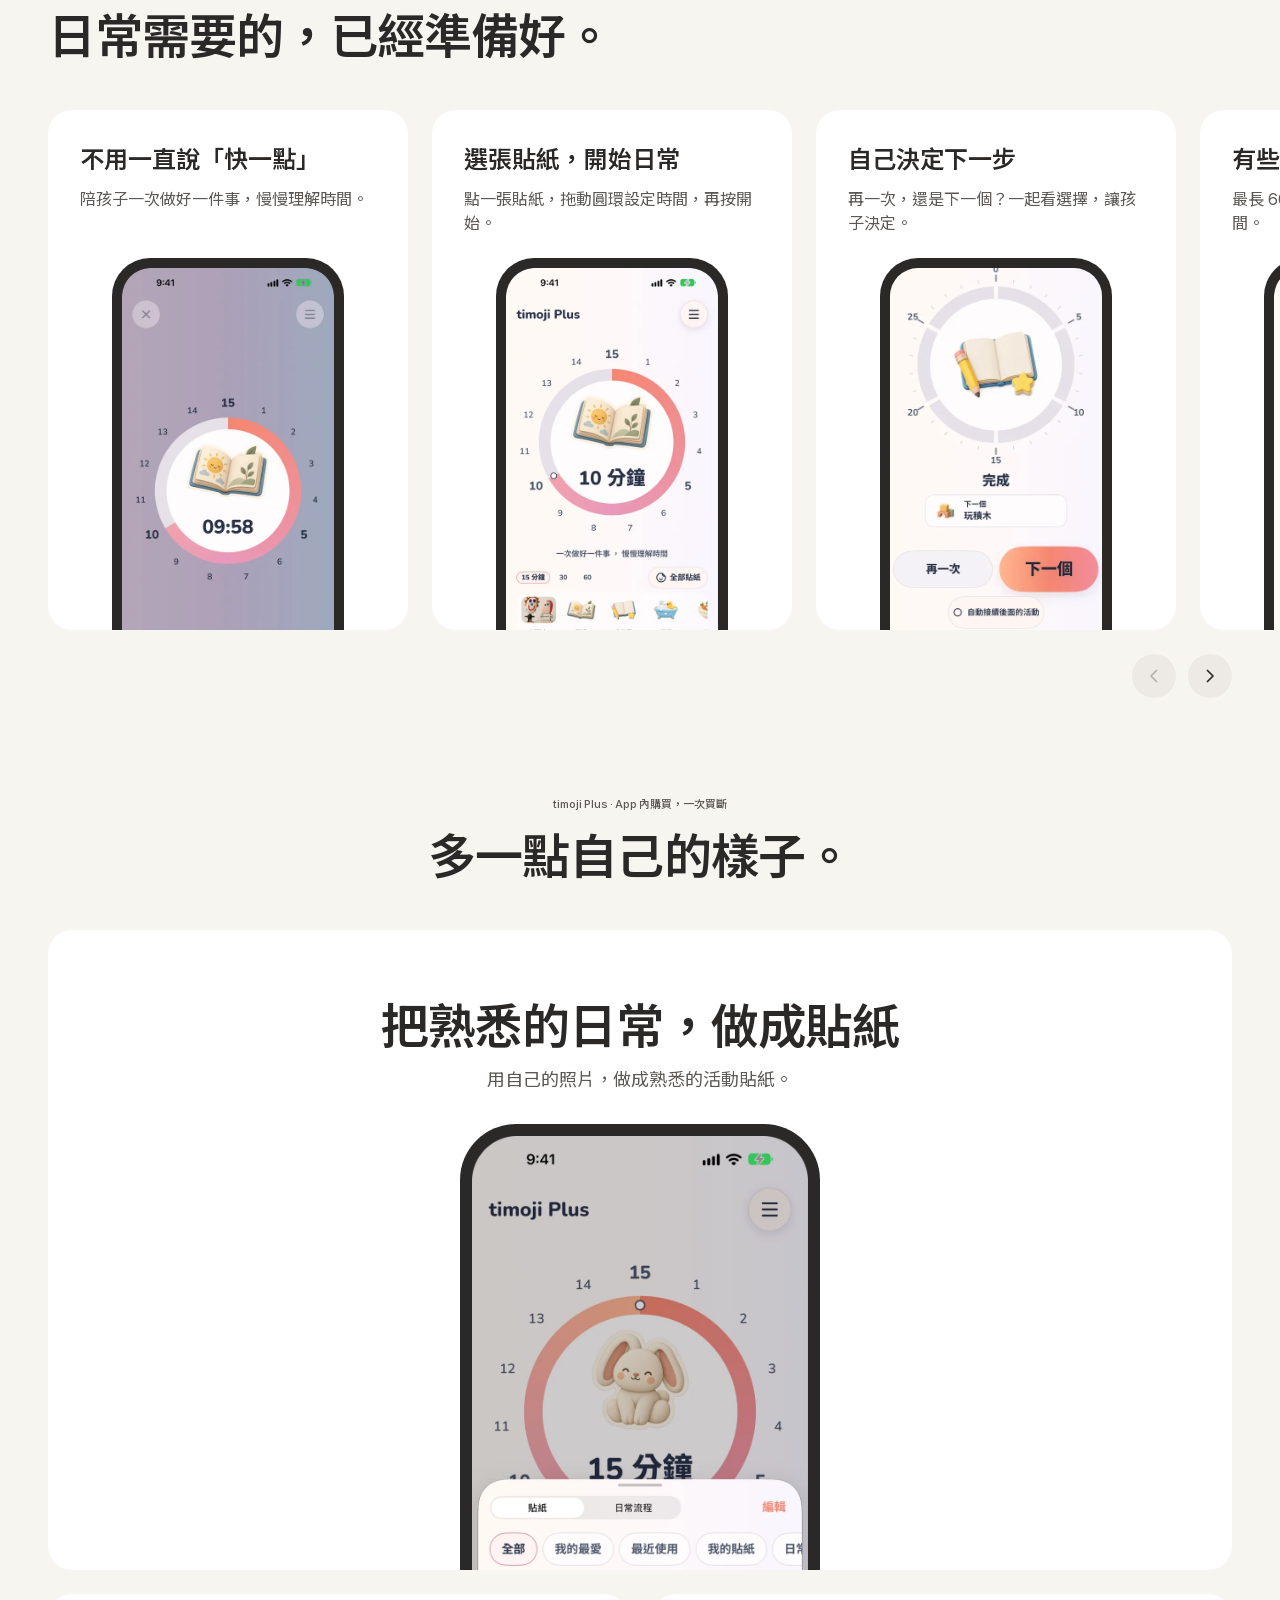
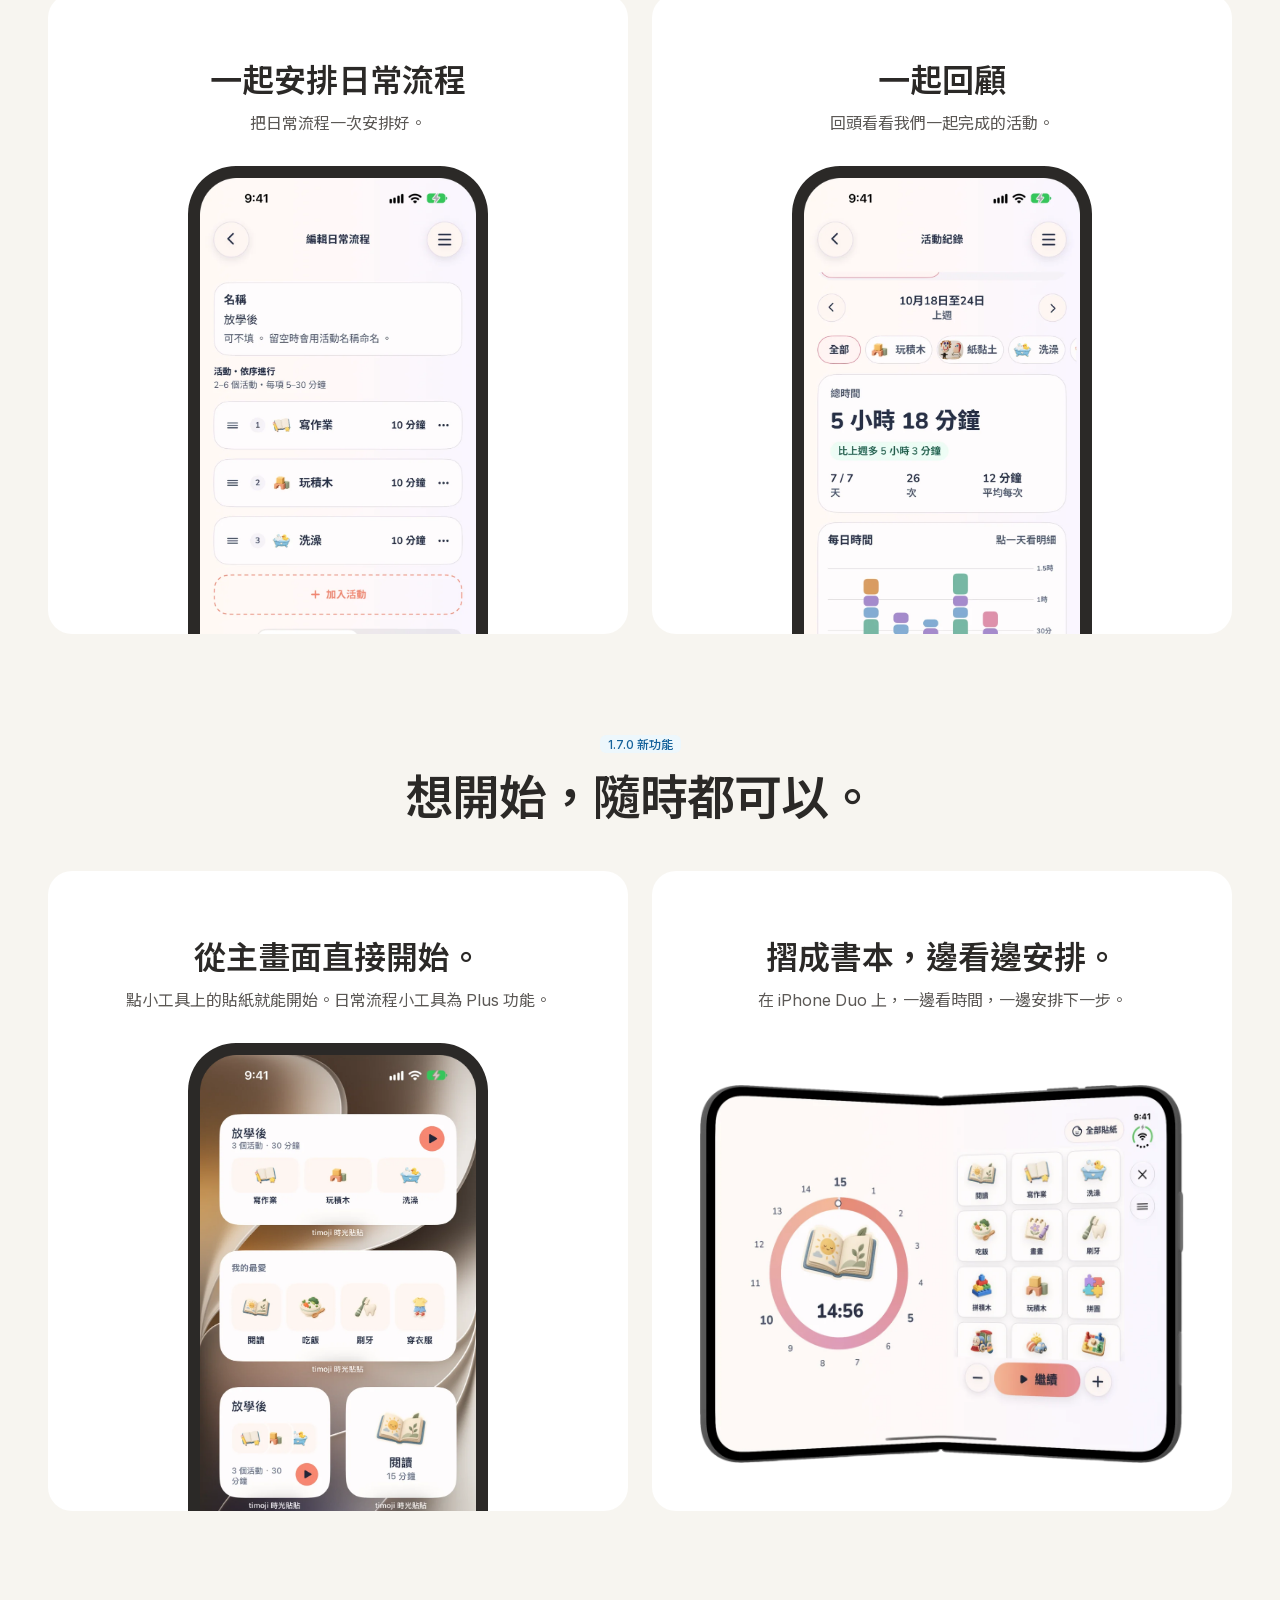
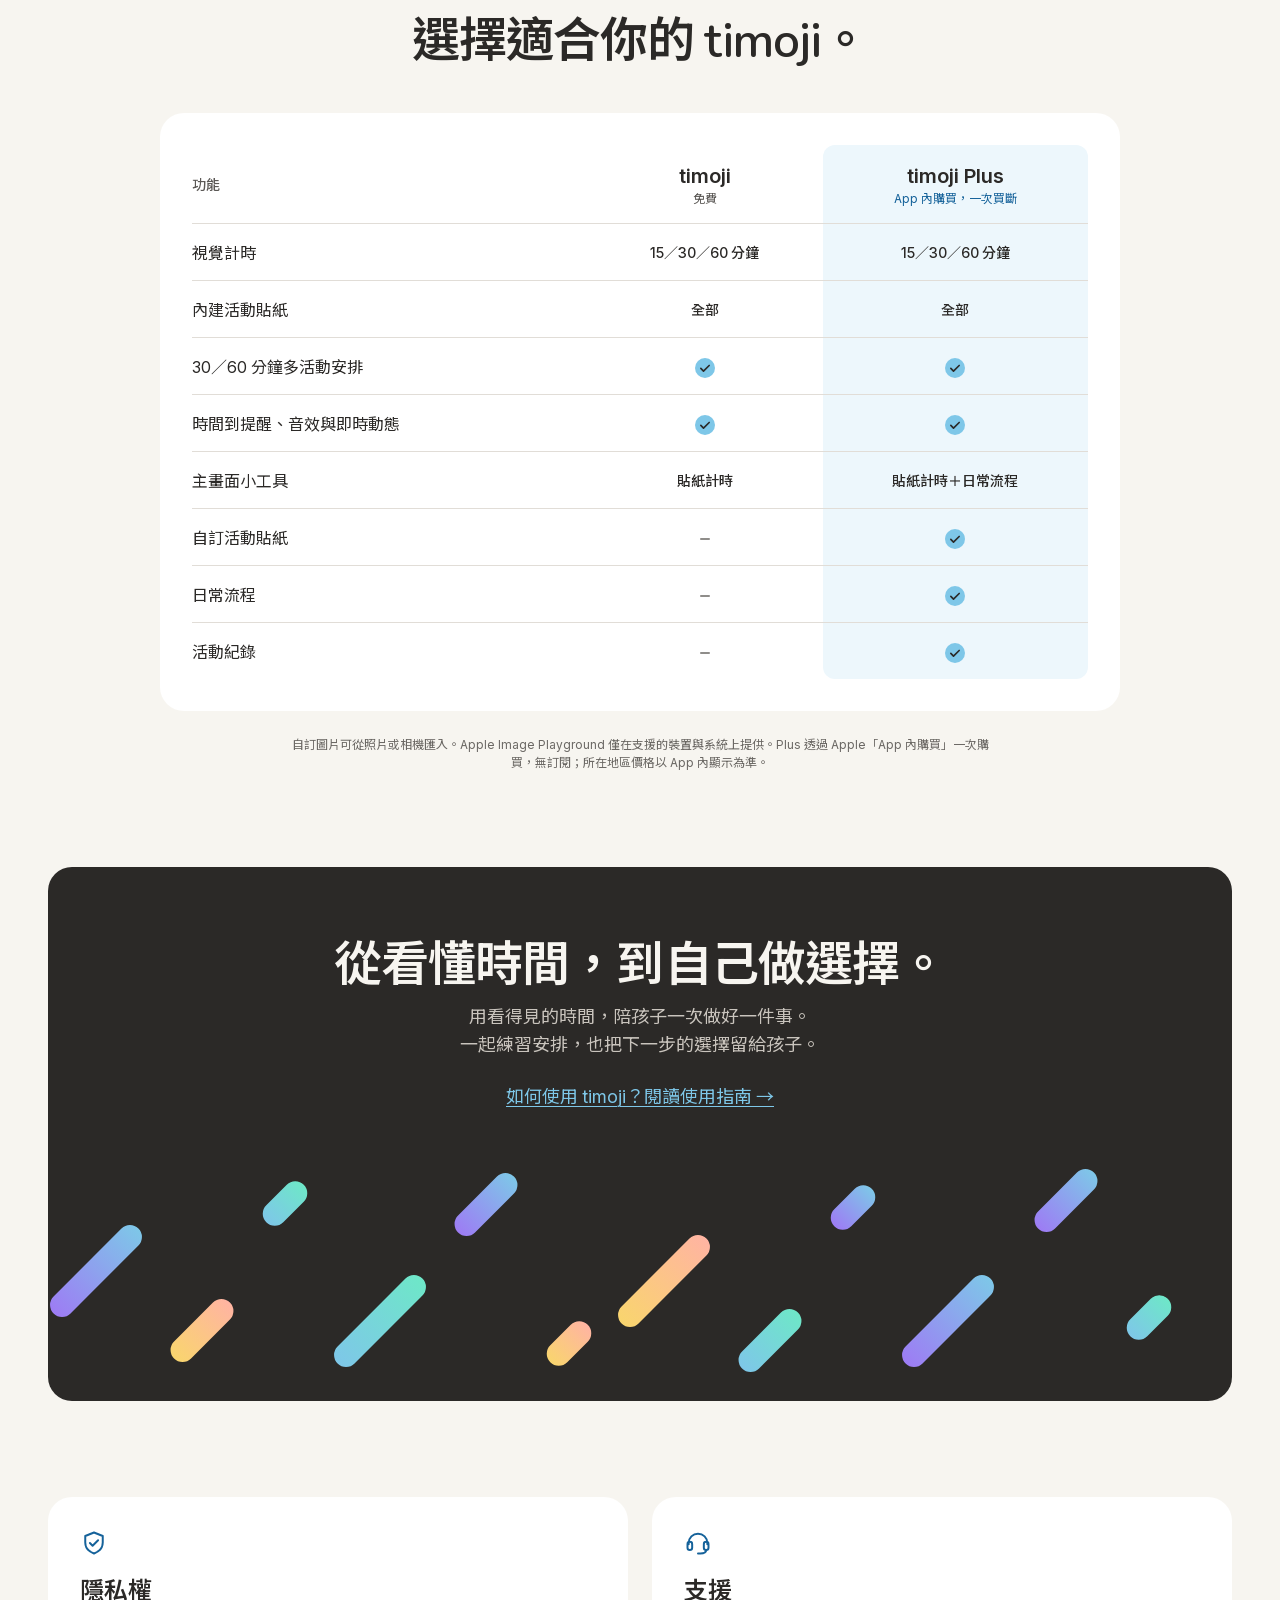
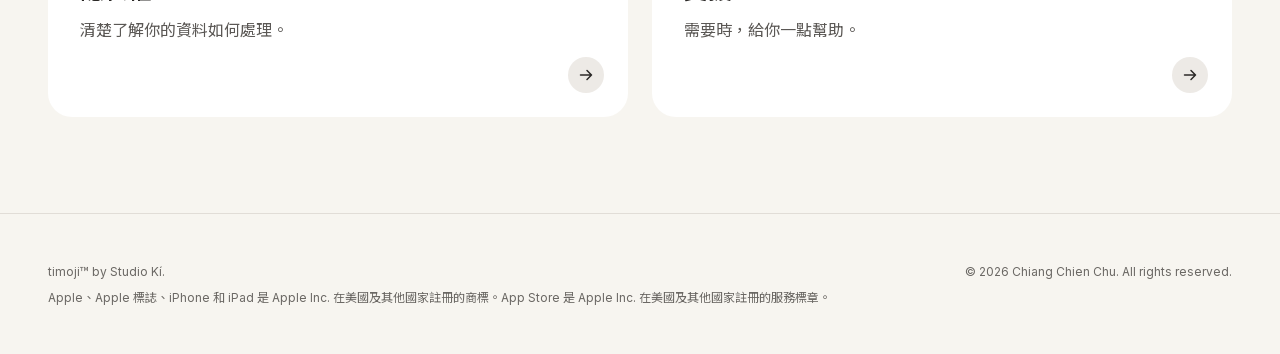
<file: index-zh-Hant.html>
<!doctype html>
<html lang="zh-Hant">
<head>
  <meta charset="utf-8">
  <meta name="viewport" content="width=device-width, initial-scale=1">
  <meta name="theme-color" content="#f7f5f0" media="(prefers-color-scheme: light)">
  <meta name="theme-color" content="#211f1d" media="(prefers-color-scheme: dark)">
  <meta name="description" content="親子一起看見時間，從容安排日常。少一點催促，多一點陪伴。Made by Studio Kí.">
  <meta name="referrer" content="no-referrer">
  <title>timoji 時光貼貼 — Studio Kí.</title>
  <link rel="icon" href="assets/icons/icon-32.png" sizes="32x32" type="image/png">
  <link rel="icon" href="assets/icons/icon-192.png" sizes="192x192" type="image/png">
  <link rel="apple-touch-icon" href="assets/icons/apple-touch-icon.png">
  <meta name="apple-mobile-web-app-title" content="timoji">
  <link rel="alternate" hreflang="en" href="index.html">
  <link rel="preload" href="assets/fonts/inter-latin.woff2" as="font" type="font/woff2" crossorigin>
  <link rel="stylesheet" href="assets/studio-ki.css?v=20261101a">
  <script>(function(d){d.classList.add("js");try{var t=localStorage.getItem("theme");if(t==="light"||t==="dark")d.setAttribute("data-theme",t)}catch(e){}})(document.documentElement)</script>
  <script src="assets/site-header.js?v=20261101a" defer></script>
  <script src="assets/feature-row.js?v=20261101a" defer></script>
  <script src="assets/product-nav.js?v=20261101a" defer></script>
</head>
<body class="home-page">
  <a class="skip-link" href="#main">跳至主要內容</a>
  <header class="site-header">
    <div class="site-header__inner">
      <a class="site-header__brand" href="index-zh-Hant.html" aria-label="Studio Kí. — timoji 首頁">
        <svg class="studio-ki-lockup" width="109" height="28" viewBox="0 0 109 28" xmlns="http://www.w3.org/2000/svg" aria-hidden="true" focusable="false"><g fill="currentColor"><path d="M6.86 28C6.08 28 5.31 27.94 4.55 27.82C3.8 27.7 3.09 27.52 2.43 27.28C1.76 27.03 1.16 26.72 0.63 26.36C0.37 26.17 0.19 25.96 0.09 25.72C0.01 25.48 -0.02 25.25 0.01 25.02C0.07 24.79 0.17 24.58 0.32 24.41C0.48 24.24 0.66 24.14 0.89 24.1C1.11 24.05 1.36 24.12 1.63 24.31C2.4 24.8 3.21 25.17 4.07 25.41C4.92 25.63 5.85 25.74 6.86 25.74C8.32 25.74 9.38 25.49 10.07 24.97C10.77 24.44 11.12 23.76 11.12 22.92C11.12 22.24 10.87 21.7 10.38 21.31C9.88 20.9 9.05 20.57 7.89 20.33L5.14 19.77C3.52 19.43 2.31 18.86 1.5 18.07C0.72 17.29 0.32 16.23 0.32 14.89C0.32 14.09 0.48 13.36 0.81 12.69C1.15 12.02 1.62 11.45 2.22 10.97C2.82 10.47 3.54 10.1 4.37 9.84C5.21 9.59 6.13 9.46 7.12 9.46C8.18 9.46 9.17 9.59 10.09 9.87C11.03 10.14 11.87 10.56 12.61 11.12C12.83 11.28 12.97 11.47 13.04 11.71C13.13 11.94 13.15 12.16 13.09 12.38C13.06 12.6 12.97 12.79 12.81 12.95C12.66 13.1 12.46 13.19 12.22 13.23C11.98 13.24 11.72 13.16 11.43 12.97C10.76 12.53 10.08 12.21 9.38 12.02C8.69 11.82 7.93 11.71 7.09 11.71C6.26 11.71 5.52 11.84 4.89 12.1C4.27 12.36 3.79 12.71 3.45 13.18C3.13 13.64 2.96 14.18 2.96 14.82C2.96 15.54 3.19 16.11 3.66 16.54C4.12 16.96 4.89 17.29 5.96 17.51L8.68 18.07C10.39 18.43 11.67 18.99 12.5 19.74C13.34 20.49 13.76 21.49 13.76 22.74C13.76 23.55 13.6 24.27 13.27 24.92C12.95 25.55 12.49 26.1 11.89 26.56C11.29 27.03 10.56 27.38 9.71 27.64C8.87 27.88 7.92 28 6.86 28Z"/><path d="M21.77 28C20.74 28 19.88 27.82 19.18 27.46C18.48 27.1 17.95 26.57 17.61 25.87C17.27 25.17 17.1 24.32 17.1 23.31V17.25H15.56C15.22 17.25 14.95 17.17 14.77 17C14.58 16.81 14.48 16.56 14.48 16.25C14.48 15.93 14.58 15.68 14.77 15.51C14.95 15.34 15.22 15.25 15.56 15.25H17.1V12.61C17.1 12.18 17.21 11.86 17.43 11.64C17.67 11.41 18 11.3 18.41 11.3C18.82 11.3 19.13 11.41 19.36 11.64C19.58 11.86 19.69 12.18 19.69 12.61V15.25H22.69C23.03 15.25 23.3 15.34 23.49 15.51C23.67 15.68 23.77 15.93 23.77 16.25C23.77 16.56 23.67 16.81 23.49 17C23.3 17.17 23.03 17.25 22.69 17.25H19.69V23.1C19.69 24.01 19.88 24.69 20.25 25.15C20.65 25.61 21.28 25.85 22.15 25.85C22.46 25.85 22.72 25.82 22.95 25.77C23.19 25.7 23.38 25.66 23.54 25.64C23.72 25.64 23.88 25.71 24 25.85C24.12 25.97 24.18 26.2 24.18 26.56C24.18 26.82 24.13 27.06 24.02 27.28C23.94 27.5 23.78 27.65 23.54 27.72C23.33 27.79 23.05 27.85 22.69 27.9C22.35 27.97 22.04 28 21.77 28Z"/><path d="M30.26 28C29.25 28 28.41 27.81 27.72 27.44C27.06 27.06 26.55 26.5 26.21 25.77C25.89 25.02 25.72 24.08 25.72 22.95V16.38C25.72 15.94 25.83 15.61 26.06 15.41C26.28 15.18 26.59 15.07 27 15.07C27.42 15.07 27.73 15.18 27.95 15.41C28.19 15.61 28.31 15.94 28.31 16.38V22.97C28.31 23.98 28.52 24.73 28.93 25.2C29.34 25.68 29.99 25.92 30.88 25.92C31.85 25.92 32.64 25.6 33.24 24.95C33.85 24.28 34.16 23.41 34.16 22.33V16.38C34.16 15.94 34.27 15.61 34.49 15.41C34.72 15.18 35.04 15.07 35.47 15.07C35.88 15.07 36.2 15.18 36.42 15.41C36.64 15.61 36.75 15.94 36.75 16.38V26.64C36.75 27.51 36.33 27.95 35.49 27.95C35.1 27.95 34.79 27.84 34.57 27.62C34.35 27.38 34.24 27.05 34.24 26.64V24.46L34.57 25.02C34.23 25.98 33.68 26.72 32.93 27.23C32.18 27.74 31.29 28 30.26 28Z"/><path d="M45.17 28C44.08 28 43.11 27.74 42.27 27.23C41.45 26.7 40.81 25.95 40.35 24.97C39.89 23.98 39.66 22.83 39.66 21.51C39.66 20.16 39.89 19.01 40.35 18.05C40.81 17.09 41.45 16.35 42.27 15.82C43.11 15.29 44.08 15.02 45.17 15.02C46.27 15.02 47.21 15.3 47.99 15.84C48.8 16.37 49.33 17.09 49.61 18H49.33V10.82C49.33 10.39 49.44 10.06 49.66 9.84C49.88 9.62 50.2 9.51 50.61 9.51C51.02 9.51 51.34 9.62 51.56 9.84C51.8 10.06 51.92 10.39 51.92 10.82V26.64C51.92 27.05 51.81 27.38 51.58 27.62C51.36 27.84 51.04 27.95 50.63 27.95C50.22 27.95 49.91 27.84 49.69 27.62C49.46 27.38 49.35 27.05 49.35 26.64V24.38L49.63 24.95C49.36 25.87 48.82 26.61 48.02 27.18C47.23 27.73 46.28 28 45.17 28ZM45.84 26C46.54 26 47.15 25.83 47.69 25.49C48.22 25.14 48.63 24.64 48.92 23.97C49.22 23.31 49.38 22.49 49.38 21.51C49.38 20.04 49.05 18.93 48.4 18.18C47.75 17.42 46.9 17.05 45.84 17.05C45.12 17.05 44.5 17.22 43.97 17.56C43.44 17.89 43.02 18.38 42.71 19.05C42.42 19.72 42.27 20.54 42.27 21.51C42.27 22.96 42.6 24.08 43.25 24.85C43.9 25.61 44.76 26 45.84 26Z"/><path d="M56.84 27.92C56.43 27.92 56.11 27.8 55.89 27.56C55.67 27.31 55.55 26.96 55.55 26.51V16.51C55.55 16.07 55.67 15.72 55.89 15.48C56.11 15.24 56.43 15.12 56.84 15.12C57.25 15.12 57.56 15.24 57.79 15.48C58.02 15.72 58.14 16.07 58.14 16.51V26.51C58.14 26.96 58.03 27.31 57.81 27.56C57.59 27.8 57.26 27.92 56.84 27.92Z"/><path d="M67.23 28C65.96 28 64.87 27.73 63.94 27.2C63.04 26.67 62.33 25.92 61.82 24.95C61.3 23.97 61.05 22.83 61.05 21.51C61.05 20.5 61.19 19.6 61.48 18.82C61.77 18.03 62.18 17.36 62.71 16.79C63.26 16.21 63.91 15.77 64.66 15.48C65.43 15.18 66.29 15.02 67.23 15.02C68.48 15.02 69.55 15.29 70.46 15.82C71.38 16.35 72.1 17.1 72.61 18.07C73.13 19.03 73.38 20.18 73.38 21.51C73.38 22.5 73.24 23.4 72.95 24.2C72.66 25.01 72.24 25.69 71.69 26.26C71.16 26.82 70.51 27.26 69.74 27.56C68.99 27.85 68.15 28 67.23 28ZM67.23 26C67.93 26 68.54 25.83 69.07 25.49C69.6 25.14 70.01 24.64 70.31 23.97C70.61 23.31 70.77 22.49 70.77 21.51C70.77 20.04 70.44 18.93 69.79 18.18C69.14 17.42 68.29 17.05 67.23 17.05C66.51 17.05 65.89 17.22 65.36 17.56C64.83 17.89 64.41 18.38 64.1 19.05C63.81 19.72 63.66 20.54 63.66 21.51C63.66 22.96 63.99 24.08 64.64 24.85C65.29 25.61 66.15 26 67.23 26Z"/><path d="M58.14 11.24C58.14 11.95 57.56 12.53 56.85 12.53C56.13 12.53 55.55 11.95 55.55 11.24C55.55 10.52 56.13 9.94 56.85 9.94C57.56 9.94 58.14 10.52 58.14 11.24Z"/><path d="M82.6 11.3V16.99C82.6 17.97 83.39 18.75 84.36 18.75C85.34 18.75 86.12 17.97 86.12 16.99V11.3C86.12 10.32 85.34 9.53 84.36 9.53C83.39 9.53 82.6 10.32 82.6 11.3Z"/><path d="M97.62 10.05L90.16 17.51C89.47 18.2 89.47 19.31 90.16 20C90.85 20.69 91.96 20.69 92.65 20L100.11 12.54C100.8 11.85 100.8 10.74 100.11 10.05C99.42 9.36 98.31 9.36 97.62 10.05Z"/><path d="M90.16 20L97.62 27.46C98.31 28.15 99.42 28.15 100.11 27.46C100.8 26.77 100.8 25.66 100.11 24.97L92.65 17.51C91.96 16.82 90.85 16.82 90.16 17.51C89.47 18.2 89.47 19.31 90.16 20Z"/><path d="M89.65 18.75C89.65 19.73 90.43 20.51 91.41 20.51C92.38 20.51 93.17 19.73 93.17 18.75C93.17 17.78 92.38 16.99 91.41 16.99C90.43 16.99 89.65 17.78 89.65 18.75Z"/><path d="M104.15 11.3V13.47C104.15 14.44 104.94 15.23 105.91 15.23C106.88 15.23 107.67 14.44 107.67 13.47V11.3C107.67 10.32 106.88 9.53 105.91 9.53C104.94 9.53 104.15 10.32 104.15 11.3Z"/><path class="brow" d="M105.91 5.5L108.4 3.01C109.09 2.32 109.09 1.2 108.4 0.52C107.71 -0.17 106.6 -0.17 105.91 0.52L103.42 3.01C102.73 3.69 102.73 4.81 103.42 5.5C104.11 6.18 105.22 6.18 105.91 5.5Z"/></g></svg>
      </a>
      <nav class="site-header__nav" id="site-nav" aria-label="主要導覽">
        <a href="index-zh-Hant.html" aria-current="page">首頁</a>
        <a href="privacy-zh-Hant.html">隱私權</a>
        <a href="support-zh-Hant.html">支援</a>
        <a href="guide-zh-Hant.html">使用指南</a>
        <a href="index.html" lang="en" hreflang="en">English</a>
      </nav>
      <button class="site-header__theme" type="button" aria-pressed="false" aria-label="深色模式"><svg class="icon-moon" viewBox="0 0 20 20" fill="none" stroke="currentColor" stroke-width="1.75" stroke-linecap="round" stroke-linejoin="round" aria-hidden="true" focusable="false"><path d="M16.5 12.2A6.75 6.75 0 0 1 7.8 3.5a6.75 6.75 0 1 0 8.7 8.7Z"/></svg><svg class="icon-sun" viewBox="0 0 20 20" fill="none" stroke="currentColor" stroke-width="1.75" stroke-linecap="round" aria-hidden="true" focusable="false"><circle cx="10" cy="10" r="3.5"/><path d="M10 1.75v1.5M10 16.75v1.5M1.75 10h1.5M16.75 10h1.5M4.17 4.17l1.06 1.06M14.77 14.77l1.06 1.06M4.17 15.83l1.06-1.06M14.77 5.23l1.06-1.06"/></svg></button>
      <button class="site-header__menu" type="button" aria-expanded="false" aria-controls="site-nav" aria-label="選單"><svg class="icon-menu" viewBox="0 0 20 20" fill="none" stroke="currentColor" stroke-width="1.75" stroke-linecap="round" aria-hidden="true" focusable="false"><path d="M3 5.5h14M3 10h14M3 14.5h14"/></svg><svg class="icon-close" viewBox="0 0 20 20" fill="none" stroke="currentColor" stroke-width="1.75" stroke-linecap="round" aria-hidden="true" focusable="false"><path d="M5 5l10 10M15 5L5 15"/></svg></button>
    </div>
  </header>
  <nav class="product-nav" aria-label="timoji">
    <div class="product-nav__inner">
      <a class="product-nav__name" href="#top">timoji</a>
      <ul class="product-nav__links" id="product-nav-links">
        <li><a href="#how-it-works">免費</a></li>
        <li><a href="#plus">Plus</a></li>
        <li><a href="#compare">比較</a></li>
        <li><a href="guide-zh-Hant.html">使用指南</a></li>
      </ul>
      <a class="product-nav__cta" href="https://apps.apple.com/app/id6818863589?l=zh-Hant">下載</a>
      <button class="product-nav__toggle" type="button" aria-expanded="false" aria-controls="product-nav-links" aria-label="段落"><svg viewBox="0 0 20 20" fill="none" stroke="currentColor" stroke-width="1.75" stroke-linecap="round" stroke-linejoin="round" aria-hidden="true" focusable="false"><path d="M5 7.5 10 12.5l5-5"/></svg></button>
    </div>
  </nav>
  <main id="main" class="shell" tabindex="-1">
    <section class="hero" aria-labelledby="home-title">
      <div class="ki-pills ki-pills--hero" aria-hidden="true">
        <span class="ki-pill l5 bv" style="left:44px;top:36px"></span>
        <span class="ki-pill l3 tb" style="left:116px;top:92px"></span>
        <span class="ki-pill ki-pill--s l5 bv" style="left:36px;top:150px"></span>
        <span class="ki-pill l2 ra" style="left:132px;top:196px"></span>
        <span class="ki-pill ki-pill--s l3 ra" style="left:76px;top:232px"></span>
        <span class="ki-pill ki-pill--s l2 tb" style="left:22px;top:260px"></span>
        <span class="ki-pill l3 ra" style="right:120px;top:30px"></span>
        <span class="ki-pill ki-pill--s l5 tb" style="right:44px;top:62px"></span>
        <span class="ki-pill l5 bv" style="right:100px;top:132px"></span>
        <span class="ki-pill ki-pill--s l2 bv" style="right:30px;top:178px"></span>
        <span class="ki-pill l2 ra" style="right:150px;top:248px"></span>
        <span class="ki-pill ki-pill--s l3 bv" style="right:52px;top:244px"></span>
      </div>
      <div class="hero-copy">
        <div class="home-brand"><img class="app-icon" src="assets/home/app-icon.png" width="1024" height="1024" alt="timoji" fetchpriority="high"></div>
        <h1 id="home-title">timoji · 時光貼貼</h1>
        <p class="tagline">看得見的時間，親子一起安排日常</p>
        <p class="intro">選張活動貼紙，陪孩子一起看見時間、從容安排日常。從一起閱讀到準備出門，少一點催促，多一點陪伴，慢慢把下一步的選擇交回孩子。</p>
        <div class="hero-actions">
          <a class="app-store-link" href="https://apps.apple.com/app/id6818863589?l=zh-Hant" aria-label="從 App Store 下載 timoji">
            <img src="assets/home/app-store-badge-zh-Hant.svg" width="131" height="48" alt="在 App Store 下載">
          </a>
          <a class="button" href="#how-it-works">探索 timoji <span aria-hidden="true">↓</span></a>
        </div>
      </div>
      <figure class="product-preview product-preview--ipad">
        <video controls playsinline preload="metadata" poster="assets/home/preview-ipad-zh-Hant.webp" width="1200" height="900" aria-label="timoji 產品介紹影片">
          <source src="assets/home/preview-ipad-zh-Hant.mp4" type="video/mp4">
        </video>
      </figure>
    </section>

    <section id="how-it-works" class="home-section fc-section" aria-labelledby="how-title" tabindex="-1">
      <div class="fc-head"><div><p class="feature-label">免費功能</p><h2 id="how-title">日常需要的，已經準備好。</h2></div></div>
      <ul class="fc-track" id="how-track" tabindex="0" aria-labelledby="how-title">
        <li class="fc">
          <div class="fc-copy"><h3 class="fc-title">不用一直說「快一點」</h3><p class="fc-body">陪孩子一次做好一件事，慢慢理解時間。</p></div>
          <div class="fc-media fc-media--device"><div class="device"><img src="assets/home/card-running-zh-Hant.webp" width="500" height="1082" alt="閱讀活動正在倒數的計時器。" loading="lazy" decoding="async"></div></div>
        </li>
        <li class="fc">
          <div class="fc-copy"><h3 class="fc-title">選張貼紙，開始日常</h3><p class="fc-body">點一張貼紙，拖動圓環設定時間，再按開始。</p></div>
          <div class="fc-media fc-media--device"><div class="device"><img src="assets/home/card-setup-zh-Hant.webp" width="500" height="1082" alt="設定 10 分鐘計時器，下方是活動貼紙。" loading="lazy" decoding="async"></div></div>
        </li>
        <li class="fc">
          <div class="fc-copy"><h3 class="fc-title">自己決定下一步</h3><p class="fc-body">再一次，還是下一個？一起看選擇，讓孩子決定。</p></div>
          <div class="fc-media fc-media--device"><div class="device device--crop"><img src="assets/home/card-next-zh-Hant.webp?v=2" width="500" height="789" alt="活動結束後的再一次與下一個按鈕。" loading="lazy" decoding="async"></div></div>
        </li>
        <li class="fc">
          <div class="fc-copy"><h3 class="fc-title">有些事，不需要趕</h3><p class="fc-body">最長 60 分鐘，給需要慢慢來的事多點空間。</p></div>
          <div class="fc-media fc-media--device"><div class="device"><img src="assets/home/card-sixty-zh-Hant.webp?v=2" width="500" height="1086" alt="在 60 分鐘計時器裡安排多個活動。" loading="lazy" decoding="async"></div></div>
        </li>
        <li class="fc">
          <div class="fc-copy"><h3 class="fc-title">鎖定畫面也看得到時間</h3><p class="fc-body">計時進行中，倒數會顯示在鎖定畫面和動態島。</p></div>
          <div class="fc-media fc-media--device" role="img" aria-label="鎖定畫面上的即時動態，顯示閱讀還剩 14:59。">
            <div class="device"><div class="lock" aria-hidden="true"><span class="lock-island"></span><span class="lock-date">11月1日 星期六</span><span class="lock-clock">9:41</span><div class="la-card"><img src="assets/home/la-sticker-read.webp" width="192" height="192" alt="" loading="lazy" decoding="async"><div class="la-text"><span class="la-name">閱讀</span><span class="la-time">14:59</span><span class="la-bar"><span></span></span></div></div></div></div>
          </div>
        </li>
      </ul>
      <div class="fc-controls"><button class="fc-ctl" type="button" data-dir="-1" aria-label="上一個" aria-controls="how-track"><svg viewBox="0 0 20 20" fill="none" stroke="currentColor" stroke-width="1.75" stroke-linecap="round" stroke-linejoin="round" aria-hidden="true" focusable="false"><path d="M12.5 4.5 7 10l5.5 5.5"/></svg></button><button class="fc-ctl" type="button" data-dir="1" aria-label="下一個" aria-controls="how-track"><svg viewBox="0 0 20 20" fill="none" stroke="currentColor" stroke-width="1.75" stroke-linecap="round" stroke-linejoin="round" aria-hidden="true" focusable="false"><path d="M7.5 4.5 13 10l-5.5 5.5"/></svg></button></div>
    </section>

    <section id="plus" class="home-section tiles" aria-labelledby="plus-title">
      <div class="section-head section-head--center"><p class="feature-label">timoji Plus · App 內購買，一次買斷</p><h2 id="plus-title">多一點自己的樣子。</h2></div>
      <div class="bento">
        <article class="tile tile--full">
          <div class="tile__copy"><h3>把熟悉的日常，做成貼紙</h3><p>用自己的照片，做成熟悉的活動貼紙。</p></div>
          <div class="tile__media tile__media--device"><div class="device"><img src="assets/home/tile-stickers-zh-Hant.webp" width="760" height="1316" alt="貼紙選單裡的「新增貼紙」與活動貼紙。" loading="lazy" decoding="async"></div></div>
        </article>
        <article class="tile tile--half">
          <div class="tile__copy"><h3>一起安排日常流程</h3><p>把日常流程一次安排好。</p></div>
          <div class="tile__media tile__media--device"><div class="device"><img src="assets/home/tile-routine-zh-Hant.webp" width="760" height="1321" alt="日常流程的活動順序與各自的時間。" loading="lazy" decoding="async"></div></div>
        </article>
        <article class="tile tile--half">
          <div class="tile__copy"><h3>一起回顧</h3><p>回頭看看我們一起完成的活動。</p></div>
          <div class="tile__media tile__media--device"><div class="device"><img src="assets/home/tile-history-zh-Hant.webp" width="760" height="1321" alt="上週活動總時間與每日長條圖。" loading="lazy" decoding="async"></div></div>
        </article>
      </div>
    </section>

    <section id="new" class="home-section tiles" aria-labelledby="new-title">
      <div class="section-head section-head--center"><p class="feature-label tag">1.7.0 新功能</p><h2 id="new-title">想開始，隨時都可以。</h2></div>
      <div class="bento">
        <article class="tile tile--half">
          <div class="tile__copy"><h3>從主畫面直接開始。</h3><p>點小工具上的貼紙就能開始。日常流程小工具為 Plus 功能。</p></div>
          <div class="tile__media tile__media--device"><div class="device"><img src="assets/home/tile-widgets-zh-Hant.webp" width="760" height="1321" alt="主畫面上的 timoji 小工具，顯示我的最愛貼紙與日常流程。" loading="lazy" decoding="async"></div></div>
        </article>
        <article class="tile tile--half tile--wide-media">
          <div class="tile__copy"><h3>摺成書本，邊看邊安排。</h3><p>在 iPhone Duo 上，一邊看時間，一邊安排下一步。</p></div>
          <div class="tile__media"><img src="assets/home/tile-duo-zh-Hant.webp" width="1100" height="858" alt="摺成書本的 iPhone Duo，一邊是時間環，一邊是貼紙。" loading="lazy" decoding="async"></div>
        </article>
      </div>
    </section>

    <section id="compare" class="home-section compare" aria-labelledby="plans-title">
      <div class="section-head section-head--center"><h2 id="plans-title">選擇適合你的 timoji。</h2></div>
      <div class="compare-panel table-scroll" tabindex="0">
      <table class="comparison" aria-labelledby="plans-title">
        <thead><tr><th scope="col">功能</th><th scope="col">timoji<span>免費</span></th><th scope="col" class="plus-column">timoji Plus<span>App 內購買，一次買斷</span></th></tr></thead>
        <tbody><tr><th scope="row">視覺計時</th><td>15／30／60 分鐘</td><td>15／30／60 分鐘</td></tr>
<tr><th scope="row">內建活動貼紙</th><td>全部</td><td>全部</td></tr>
<tr><th scope="row">30／60 分鐘多活動安排</th><td><svg width="20" height="20" class="cmp-icon cmp-icon--yes" viewBox="0 0 24 24" aria-hidden="true" focusable="false"><circle cx="12" cy="12" r="12"/><path d="m7 12.5 3.2 3.2L17 9" fill="none" stroke-width="2" stroke-linecap="round" stroke-linejoin="round"/></svg><span class="visually-hidden">包含</span></td><td><svg width="20" height="20" class="cmp-icon cmp-icon--yes" viewBox="0 0 24 24" aria-hidden="true" focusable="false"><circle cx="12" cy="12" r="12"/><path d="m7 12.5 3.2 3.2L17 9" fill="none" stroke-width="2" stroke-linecap="round" stroke-linejoin="round"/></svg><span class="visually-hidden">包含</span></td></tr>
<tr><th scope="row">時間到提醒、音效與即時動態</th><td><svg width="20" height="20" class="cmp-icon cmp-icon--yes" viewBox="0 0 24 24" aria-hidden="true" focusable="false"><circle cx="12" cy="12" r="12"/><path d="m7 12.5 3.2 3.2L17 9" fill="none" stroke-width="2" stroke-linecap="round" stroke-linejoin="round"/></svg><span class="visually-hidden">包含</span></td><td><svg width="20" height="20" class="cmp-icon cmp-icon--yes" viewBox="0 0 24 24" aria-hidden="true" focusable="false"><circle cx="12" cy="12" r="12"/><path d="m7 12.5 3.2 3.2L17 9" fill="none" stroke-width="2" stroke-linecap="round" stroke-linejoin="round"/></svg><span class="visually-hidden">包含</span></td></tr><tr><th scope="row">主畫面小工具</th><td>貼紙計時</td><td>貼紙計時＋日常流程</td></tr>
<tr><th scope="row">自訂活動貼紙</th><td><svg width="20" height="20" class="cmp-icon cmp-icon--no" viewBox="0 0 24 24" aria-hidden="true" focusable="false"><path d="M7 12h10" fill="none" stroke-width="2" stroke-linecap="round"/></svg><span class="visually-hidden">不包含</span></td><td class="plus-exclusive"><svg width="20" height="20" class="cmp-icon cmp-icon--yes" viewBox="0 0 24 24" aria-hidden="true" focusable="false"><circle cx="12" cy="12" r="12"/><path d="m7 12.5 3.2 3.2L17 9" fill="none" stroke-width="2" stroke-linecap="round" stroke-linejoin="round"/></svg><span class="visually-hidden">包含</span></td></tr>
<tr><th scope="row">日常流程</th><td><svg width="20" height="20" class="cmp-icon cmp-icon--no" viewBox="0 0 24 24" aria-hidden="true" focusable="false"><path d="M7 12h10" fill="none" stroke-width="2" stroke-linecap="round"/></svg><span class="visually-hidden">不包含</span></td><td class="plus-exclusive"><svg width="20" height="20" class="cmp-icon cmp-icon--yes" viewBox="0 0 24 24" aria-hidden="true" focusable="false"><circle cx="12" cy="12" r="12"/><path d="m7 12.5 3.2 3.2L17 9" fill="none" stroke-width="2" stroke-linecap="round" stroke-linejoin="round"/></svg><span class="visually-hidden">包含</span></td></tr>
<tr><th scope="row">活動紀錄</th><td><svg width="20" height="20" class="cmp-icon cmp-icon--no" viewBox="0 0 24 24" aria-hidden="true" focusable="false"><path d="M7 12h10" fill="none" stroke-width="2" stroke-linecap="round"/></svg><span class="visually-hidden">不包含</span></td><td class="plus-exclusive"><svg width="20" height="20" class="cmp-icon cmp-icon--yes" viewBox="0 0 24 24" aria-hidden="true" focusable="false"><circle cx="12" cy="12" r="12"/><path d="m7 12.5 3.2 3.2L17 9" fill="none" stroke-width="2" stroke-linecap="round" stroke-linejoin="round"/></svg><span class="visually-hidden">包含</span></td></tr></tbody>
      </table>
      </div>
      <p class="plan-note">自訂圖片可從照片或相機匯入。Apple Image Playground 僅在支援的裝置與系統上提供。Plus 透過 Apple「App 內購買」一次購買，無訂閱；所在地區價格以 App 內顯示為準。</p>
    </section>

    <section class="home-section maker" aria-labelledby="maker-title">
      <div class="tile tile--full tile--inverse" data-theme="dark">
        <div class="tile__copy">
          <h2 id="maker-title">從看懂時間，到自己做選擇。</h2>
          <p class="maker-copy"><span>用看得見的時間，陪孩子一次做好一件事。</span><span>一起練習安排，也把下一步的選擇留給孩子。</span></p>
          <p class="support-note"><a href="guide-zh-Hant.html">如何使用 timoji？閱讀使用指南 →</a></p>
        </div>
        <div class="ki-pills ki-pills--band" aria-hidden="true">
        <span class="ki-pill l5 bv"></span>
        <span class="ki-pill l3 ra"></span>
        <span class="ki-pill l2 tb"></span>
        <span class="ki-pill l5 tb"></span>
        <span class="ki-pill l3 bv"></span>
        <span class="ki-pill l2 ra"></span>
        <span class="ki-pill l5 ra"></span>
        <span class="ki-pill l3 tb"></span>
        <span class="ki-pill l2 bv"></span>
        <span class="ki-pill l5 bv"></span>
        <span class="ki-pill l3 bv"></span>
        <span class="ki-pill l2 tb"></span>
        </div>
      </div>
    </section>

    <div class="home-section home-links-section">
      <div class="home-links">
      <a class="link-card" href="privacy-zh-Hant.html">
        <svg class="link-icon" viewBox="0 0 24 24" fill="none" stroke="currentColor" stroke-width="1.7" stroke-linecap="round" stroke-linejoin="round" aria-hidden="true"><path d="M12 3 4.5 6v5.5c0 4.5 3 7.8 7.5 9.5 4.5-1.7 7.5-5 7.5-9.5V6L12 3Z"/><path d="m8.5 12 2.3 2.3 4.7-4.7"/></svg>
        <strong>隱私權</strong>
        <span>清楚了解你的資料如何處理。</span>
        <span class="fc-action" aria-hidden="true"><svg viewBox="0 0 20 20" fill="none" stroke="currentColor" stroke-width="1.5" stroke-linecap="round" stroke-linejoin="round" focusable="false"><path d="M4.5 10h11M11 5.5l4.5 4.5-4.5 4.5"/></svg></span>
      </a>
      <a class="link-card" href="support-zh-Hant.html">
        <svg class="link-icon" viewBox="0 0 24 24" fill="none" stroke="currentColor" stroke-width="1.7" stroke-linecap="round" stroke-linejoin="round" aria-hidden="true"><path d="M4 13v-1a8 8 0 0 1 16 0v1"/><rect x="3" y="11" width="4" height="7" rx="2"/><rect x="17" y="11" width="4" height="7" rx="2"/><path d="M19 18c0 2-2 3-5 3h-2"/></svg>
        <strong>支援</strong>
        <span>需要時，給你一點幫助。</span>
        <span class="fc-action" aria-hidden="true"><svg viewBox="0 0 20 20" fill="none" stroke="currentColor" stroke-width="1.5" stroke-linecap="round" stroke-linejoin="round" focusable="false"><path d="M4.5 10h11M11 5.5l4.5 4.5-4.5 4.5"/></svg></span>
      </a>
      </div>
    </div>
  </main>
  <footer class="site-footer-wrap">
    <div class="site-footer shell">
      <p>timoji™ by Studio Kí.</p>
      <p>© 2026 Chiang Chien Chu. All rights reserved.</p>
      <p class="apple-credit">Apple、Apple 標誌、iPhone 和 iPad 是 Apple Inc. 在美國及其他國家註冊的商標。App Store 是 Apple Inc. 在美國及其他國家註冊的服務標章。</p>
    </div>
  </footer>
</body>
</html>
</file>
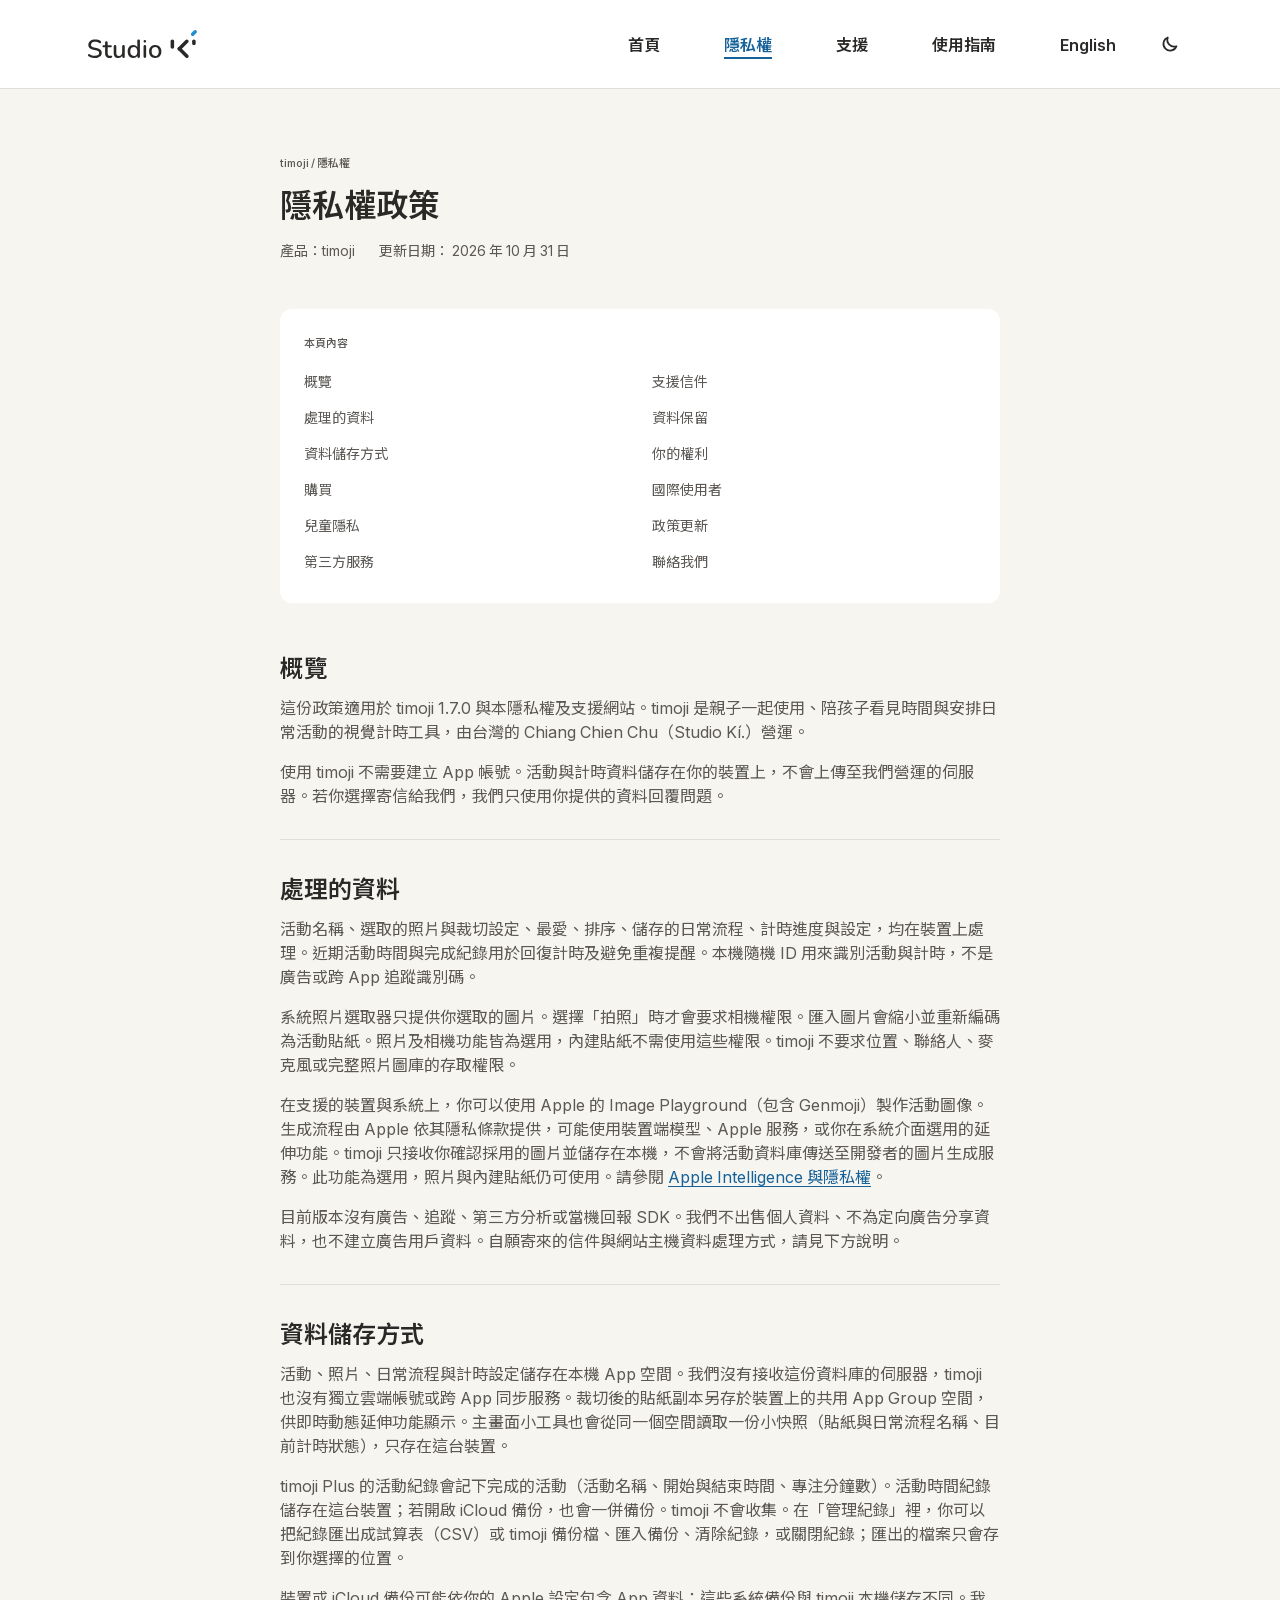
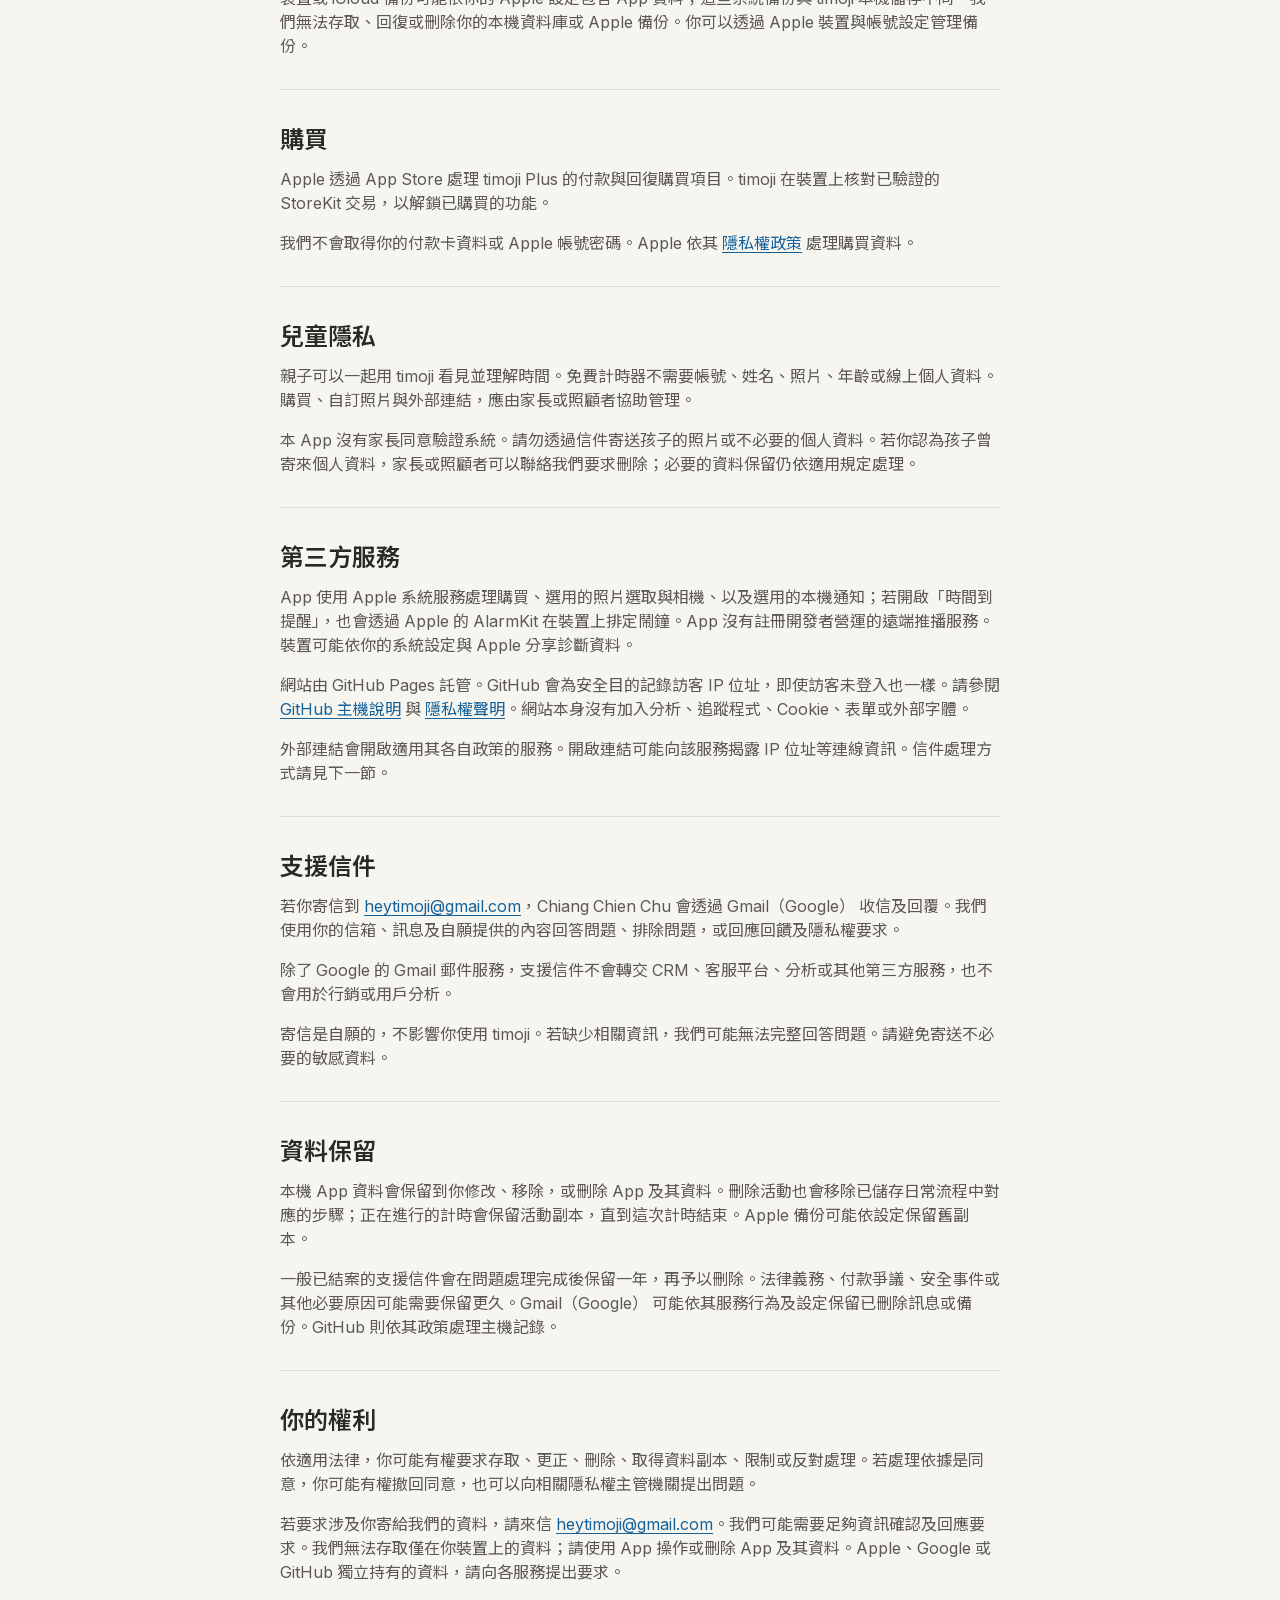
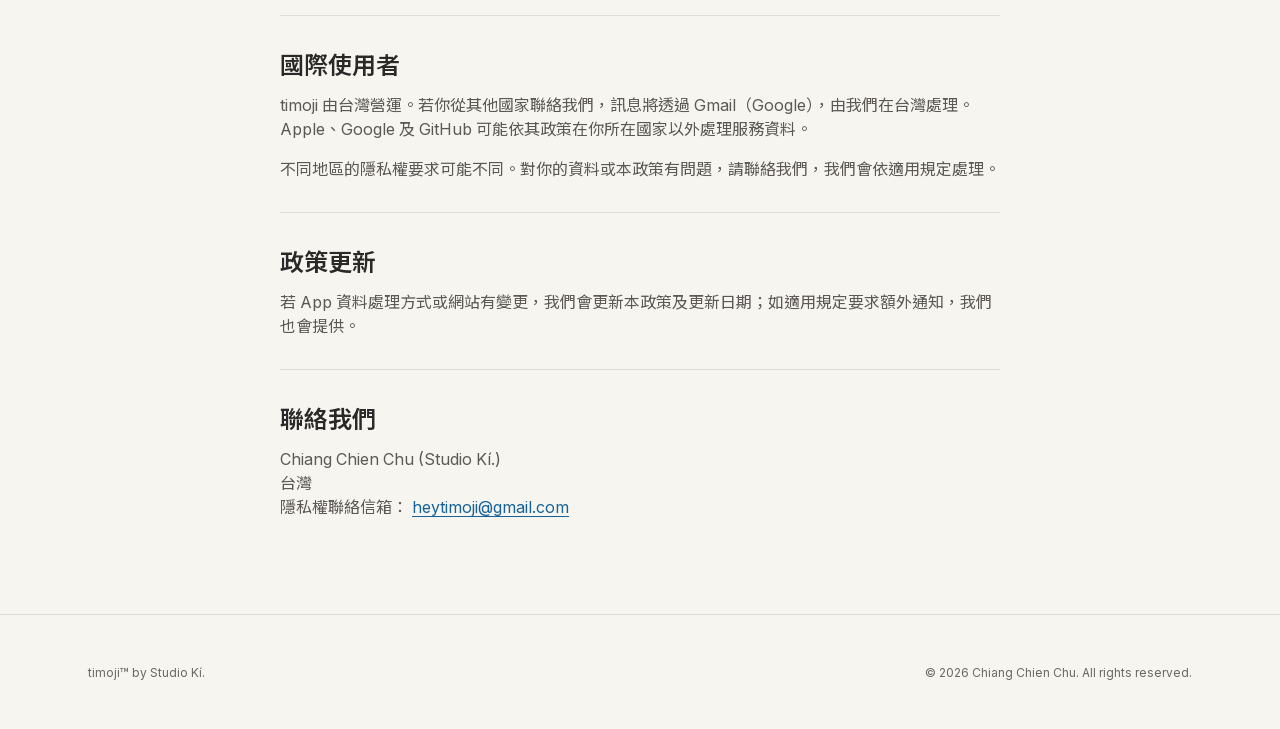
<file: privacy-zh-Hant.html>
<!doctype html>
<html lang="zh-Hant">
<head>
  <meta charset="utf-8">
  <meta name="viewport" content="width=device-width, initial-scale=1">
  <meta name="theme-color" content="#f7f5f0" media="(prefers-color-scheme: light)">
  <meta name="theme-color" content="#211f1d" media="(prefers-color-scheme: dark)">
  <meta name="description" content="How timoji handles local app data, Apple purchases, website hosting, and support emails. 隱私權聯絡信箱： heytimoji@gmail.com.">
  <meta name="referrer" content="no-referrer">
  <title>隱私權政策 — timoji 時光貼貼</title>
  <link rel="icon" href="assets/icons/icon-32.png" sizes="32x32" type="image/png">
  <link rel="icon" href="assets/icons/icon-192.png" sizes="192x192" type="image/png">
  <link rel="apple-touch-icon" href="assets/icons/apple-touch-icon.png">
  <meta name="apple-mobile-web-app-title" content="timoji">
  <link rel="alternate" hreflang="en" href="privacy-zh-Hant.html">
  <link rel="preload" href="assets/fonts/inter-latin.woff2" as="font" type="font/woff2" crossorigin>
  <link rel="stylesheet" href="assets/studio-ki.css?v=20261101a">
  <script>(function(d){d.classList.add("js");try{var t=localStorage.getItem("theme");if(t==="light"||t==="dark")d.setAttribute("data-theme",t)}catch(e){}})(document.documentElement)</script>
  <script src="assets/site-header.js?v=20261101a" defer></script>
</head>
<body>
  <a class="skip-link" href="#main">跳至主要內容</a>
  <header class="site-header">
    <div class="site-header__inner">
      <a class="site-header__brand" href="index-zh-Hant.html" aria-label="Studio Kí. — timoji 首頁">
        <svg class="studio-ki-lockup" width="109" height="28" viewBox="0 0 109 28" xmlns="http://www.w3.org/2000/svg" aria-hidden="true" focusable="false"><g fill="currentColor"><path d="M6.86 28C6.08 28 5.31 27.94 4.55 27.82C3.8 27.7 3.09 27.52 2.43 27.28C1.76 27.03 1.16 26.72 0.63 26.36C0.37 26.17 0.19 25.96 0.09 25.72C0.01 25.48 -0.02 25.25 0.01 25.02C0.07 24.79 0.17 24.58 0.32 24.41C0.48 24.24 0.66 24.14 0.89 24.1C1.11 24.05 1.36 24.12 1.63 24.31C2.4 24.8 3.21 25.17 4.07 25.41C4.92 25.63 5.85 25.74 6.86 25.74C8.32 25.74 9.38 25.49 10.07 24.97C10.77 24.44 11.12 23.76 11.12 22.92C11.12 22.24 10.87 21.7 10.38 21.31C9.88 20.9 9.05 20.57 7.89 20.33L5.14 19.77C3.52 19.43 2.31 18.86 1.5 18.07C0.72 17.29 0.32 16.23 0.32 14.89C0.32 14.09 0.48 13.36 0.81 12.69C1.15 12.02 1.62 11.45 2.22 10.97C2.82 10.47 3.54 10.1 4.37 9.84C5.21 9.59 6.13 9.46 7.12 9.46C8.18 9.46 9.17 9.59 10.09 9.87C11.03 10.14 11.87 10.56 12.61 11.12C12.83 11.28 12.97 11.47 13.04 11.71C13.13 11.94 13.15 12.16 13.09 12.38C13.06 12.6 12.97 12.79 12.81 12.95C12.66 13.1 12.46 13.19 12.22 13.23C11.98 13.24 11.72 13.16 11.43 12.97C10.76 12.53 10.08 12.21 9.38 12.02C8.69 11.82 7.93 11.71 7.09 11.71C6.26 11.71 5.52 11.84 4.89 12.1C4.27 12.36 3.79 12.71 3.45 13.18C3.13 13.64 2.96 14.18 2.96 14.82C2.96 15.54 3.19 16.11 3.66 16.54C4.12 16.96 4.89 17.29 5.96 17.51L8.68 18.07C10.39 18.43 11.67 18.99 12.5 19.74C13.34 20.49 13.76 21.49 13.76 22.74C13.76 23.55 13.6 24.27 13.27 24.92C12.95 25.55 12.49 26.1 11.89 26.56C11.29 27.03 10.56 27.38 9.71 27.64C8.87 27.88 7.92 28 6.86 28Z"/><path d="M21.77 28C20.74 28 19.88 27.82 19.18 27.46C18.48 27.1 17.95 26.57 17.61 25.87C17.27 25.17 17.1 24.32 17.1 23.31V17.25H15.56C15.22 17.25 14.95 17.17 14.77 17C14.58 16.81 14.48 16.56 14.48 16.25C14.48 15.93 14.58 15.68 14.77 15.51C14.95 15.34 15.22 15.25 15.56 15.25H17.1V12.61C17.1 12.18 17.21 11.86 17.43 11.64C17.67 11.41 18 11.3 18.41 11.3C18.82 11.3 19.13 11.41 19.36 11.64C19.58 11.86 19.69 12.18 19.69 12.61V15.25H22.69C23.03 15.25 23.3 15.34 23.49 15.51C23.67 15.68 23.77 15.93 23.77 16.25C23.77 16.56 23.67 16.81 23.49 17C23.3 17.17 23.03 17.25 22.69 17.25H19.69V23.1C19.69 24.01 19.88 24.69 20.25 25.15C20.65 25.61 21.28 25.85 22.15 25.85C22.46 25.85 22.72 25.82 22.95 25.77C23.19 25.7 23.38 25.66 23.54 25.64C23.72 25.64 23.88 25.71 24 25.85C24.12 25.97 24.18 26.2 24.18 26.56C24.18 26.82 24.13 27.06 24.02 27.28C23.94 27.5 23.78 27.65 23.54 27.72C23.33 27.79 23.05 27.85 22.69 27.9C22.35 27.97 22.04 28 21.77 28Z"/><path d="M30.26 28C29.25 28 28.41 27.81 27.72 27.44C27.06 27.06 26.55 26.5 26.21 25.77C25.89 25.02 25.72 24.08 25.72 22.95V16.38C25.72 15.94 25.83 15.61 26.06 15.41C26.28 15.18 26.59 15.07 27 15.07C27.42 15.07 27.73 15.18 27.95 15.41C28.19 15.61 28.31 15.94 28.31 16.38V22.97C28.31 23.98 28.52 24.73 28.93 25.2C29.34 25.68 29.99 25.92 30.88 25.92C31.85 25.92 32.64 25.6 33.24 24.95C33.85 24.28 34.16 23.41 34.16 22.33V16.38C34.16 15.94 34.27 15.61 34.49 15.41C34.72 15.18 35.04 15.07 35.47 15.07C35.88 15.07 36.2 15.18 36.42 15.41C36.64 15.61 36.75 15.94 36.75 16.38V26.64C36.75 27.51 36.33 27.95 35.49 27.95C35.1 27.95 34.79 27.84 34.57 27.62C34.35 27.38 34.24 27.05 34.24 26.64V24.46L34.57 25.02C34.23 25.98 33.68 26.72 32.93 27.23C32.18 27.74 31.29 28 30.26 28Z"/><path d="M45.17 28C44.08 28 43.11 27.74 42.27 27.23C41.45 26.7 40.81 25.95 40.35 24.97C39.89 23.98 39.66 22.83 39.66 21.51C39.66 20.16 39.89 19.01 40.35 18.05C40.81 17.09 41.45 16.35 42.27 15.82C43.11 15.29 44.08 15.02 45.17 15.02C46.27 15.02 47.21 15.3 47.99 15.84C48.8 16.37 49.33 17.09 49.61 18H49.33V10.82C49.33 10.39 49.44 10.06 49.66 9.84C49.88 9.62 50.2 9.51 50.61 9.51C51.02 9.51 51.34 9.62 51.56 9.84C51.8 10.06 51.92 10.39 51.92 10.82V26.64C51.92 27.05 51.81 27.38 51.58 27.62C51.36 27.84 51.04 27.95 50.63 27.95C50.22 27.95 49.91 27.84 49.69 27.62C49.46 27.38 49.35 27.05 49.35 26.64V24.38L49.63 24.95C49.36 25.87 48.82 26.61 48.02 27.18C47.23 27.73 46.28 28 45.17 28ZM45.84 26C46.54 26 47.15 25.83 47.69 25.49C48.22 25.14 48.63 24.64 48.92 23.97C49.22 23.31 49.38 22.49 49.38 21.51C49.38 20.04 49.05 18.93 48.4 18.18C47.75 17.42 46.9 17.05 45.84 17.05C45.12 17.05 44.5 17.22 43.97 17.56C43.44 17.89 43.02 18.38 42.71 19.05C42.42 19.72 42.27 20.54 42.27 21.51C42.27 22.96 42.6 24.08 43.25 24.85C43.9 25.61 44.76 26 45.84 26Z"/><path d="M56.84 27.92C56.43 27.92 56.11 27.8 55.89 27.56C55.67 27.31 55.55 26.96 55.55 26.51V16.51C55.55 16.07 55.67 15.72 55.89 15.48C56.11 15.24 56.43 15.12 56.84 15.12C57.25 15.12 57.56 15.24 57.79 15.48C58.02 15.72 58.14 16.07 58.14 16.51V26.51C58.14 26.96 58.03 27.31 57.81 27.56C57.59 27.8 57.26 27.92 56.84 27.92Z"/><path d="M67.23 28C65.96 28 64.87 27.73 63.94 27.2C63.04 26.67 62.33 25.92 61.82 24.95C61.3 23.97 61.05 22.83 61.05 21.51C61.05 20.5 61.19 19.6 61.48 18.82C61.77 18.03 62.18 17.36 62.71 16.79C63.26 16.21 63.91 15.77 64.66 15.48C65.43 15.18 66.29 15.02 67.23 15.02C68.48 15.02 69.55 15.29 70.46 15.82C71.38 16.35 72.1 17.1 72.61 18.07C73.13 19.03 73.38 20.18 73.38 21.51C73.38 22.5 73.24 23.4 72.95 24.2C72.66 25.01 72.24 25.69 71.69 26.26C71.16 26.82 70.51 27.26 69.74 27.56C68.99 27.85 68.15 28 67.23 28ZM67.23 26C67.93 26 68.54 25.83 69.07 25.49C69.6 25.14 70.01 24.64 70.31 23.97C70.61 23.31 70.77 22.49 70.77 21.51C70.77 20.04 70.44 18.93 69.79 18.18C69.14 17.42 68.29 17.05 67.23 17.05C66.51 17.05 65.89 17.22 65.36 17.56C64.83 17.89 64.41 18.38 64.1 19.05C63.81 19.72 63.66 20.54 63.66 21.51C63.66 22.96 63.99 24.08 64.64 24.85C65.29 25.61 66.15 26 67.23 26Z"/><path d="M58.14 11.24C58.14 11.95 57.56 12.53 56.85 12.53C56.13 12.53 55.55 11.95 55.55 11.24C55.55 10.52 56.13 9.94 56.85 9.94C57.56 9.94 58.14 10.52 58.14 11.24Z"/><path d="M82.6 11.3V16.99C82.6 17.97 83.39 18.75 84.36 18.75C85.34 18.75 86.12 17.97 86.12 16.99V11.3C86.12 10.32 85.34 9.53 84.36 9.53C83.39 9.53 82.6 10.32 82.6 11.3Z"/><path d="M97.62 10.05L90.16 17.51C89.47 18.2 89.47 19.31 90.16 20C90.85 20.69 91.96 20.69 92.65 20L100.11 12.54C100.8 11.85 100.8 10.74 100.11 10.05C99.42 9.36 98.31 9.36 97.62 10.05Z"/><path d="M90.16 20L97.62 27.46C98.31 28.15 99.42 28.15 100.11 27.46C100.8 26.77 100.8 25.66 100.11 24.97L92.65 17.51C91.96 16.82 90.85 16.82 90.16 17.51C89.47 18.2 89.47 19.31 90.16 20Z"/><path d="M89.65 18.75C89.65 19.73 90.43 20.51 91.41 20.51C92.38 20.51 93.17 19.73 93.17 18.75C93.17 17.78 92.38 16.99 91.41 16.99C90.43 16.99 89.65 17.78 89.65 18.75Z"/><path d="M104.15 11.3V13.47C104.15 14.44 104.94 15.23 105.91 15.23C106.88 15.23 107.67 14.44 107.67 13.47V11.3C107.67 10.32 106.88 9.53 105.91 9.53C104.94 9.53 104.15 10.32 104.15 11.3Z"/><path class="brow" d="M105.91 5.5L108.4 3.01C109.09 2.32 109.09 1.2 108.4 0.52C107.71 -0.17 106.6 -0.17 105.91 0.52L103.42 3.01C102.73 3.69 102.73 4.81 103.42 5.5C104.11 6.18 105.22 6.18 105.91 5.5Z"/></g></svg>
      </a>
      <nav class="site-header__nav" id="site-nav" aria-label="主要導覽">
        <a href="index-zh-Hant.html">首頁</a>
        <a href="privacy-zh-Hant.html" aria-current="page">隱私權</a>
        <a href="support-zh-Hant.html">支援</a>
        <a href="guide-zh-Hant.html">使用指南</a>
        <a href="privacy.html" lang="en" hreflang="en">English</a>
      </nav>
      <button class="site-header__theme" type="button" aria-pressed="false" aria-label="深色模式"><svg class="icon-moon" viewBox="0 0 20 20" fill="none" stroke="currentColor" stroke-width="1.75" stroke-linecap="round" stroke-linejoin="round" aria-hidden="true" focusable="false"><path d="M16.5 12.2A6.75 6.75 0 0 1 7.8 3.5a6.75 6.75 0 1 0 8.7 8.7Z"/></svg><svg class="icon-sun" viewBox="0 0 20 20" fill="none" stroke="currentColor" stroke-width="1.75" stroke-linecap="round" aria-hidden="true" focusable="false"><circle cx="10" cy="10" r="3.5"/><path d="M10 1.75v1.5M10 16.75v1.5M1.75 10h1.5M16.75 10h1.5M4.17 4.17l1.06 1.06M14.77 14.77l1.06 1.06M4.17 15.83l1.06-1.06M14.77 5.23l1.06-1.06"/></svg></button>
      <button class="site-header__menu" type="button" aria-expanded="false" aria-controls="site-nav" aria-label="選單"><svg class="icon-menu" viewBox="0 0 20 20" fill="none" stroke="currentColor" stroke-width="1.75" stroke-linecap="round" aria-hidden="true" focusable="false"><path d="M3 5.5h14M3 10h14M3 14.5h14"/></svg><svg class="icon-close" viewBox="0 0 20 20" fill="none" stroke="currentColor" stroke-width="1.75" stroke-linecap="round" aria-hidden="true" focusable="false"><path d="M5 5l10 10M15 5L5 15"/></svg></button>
    </div>
  </header>
  <main id="main" class="shell" tabindex="-1">
    <div class="page-heading">
      <p class="eyebrow">timoji / 隱私權</p>
      <h1>隱私權政策</h1>
      <div class="policy-meta"><p>產品：timoji</p><p>更新日期： <time datetime="2026-10-31">2026 年 10 月 31 日</time></p></div>
    </div>
    <div class="policy-layout">
      <nav class="policy-nav" aria-label="隱私權政策章節">
        <p>本頁內容</p>
        <ol><li><a href="#overview">概覽</a></li>
<li><a href="#information-we-collect">處理的資料</a></li>
<li><a href="#how-timoji-stores-data">資料儲存方式</a></li>
<li><a href="#purchases">購買</a></li>
<li><a href="#childrens-privacy">兒童隱私</a></li>
<li><a href="#third-party-services">第三方服務</a></li>
<li><a href="#support-emails">支援信件</a></li>
<li><a href="#data-retention">資料保留</a></li>
<li><a href="#your-rights">你的權利</a></li>
<li><a href="#international-users">國際使用者</a></li>
<li><a href="#changes-to-this-policy">政策更新</a></li>
<li><a href="#contact">聯絡我們</a></li></ol>
      </nav>
      <article class="policy paper" aria-label="timoji 隱私權政策">
        <section id="overview" aria-labelledby="overview-title"><h2 id="overview-title">概覽</h2><p>這份政策適用於 timoji 1.7.0 與本隱私權及支援網站。timoji 是親子一起使用、陪孩子看見時間與安排日常活動的視覺計時工具，由台灣的 Chiang Chien Chu（Studio Kí.）營運。</p>
<p>使用 timoji 不需要建立 App 帳號。活動與計時資料儲存在你的裝置上，不會上傳至我們營運的伺服器。若你選擇寄信給我們，我們只使用你提供的資料回覆問題。</p></section>
<section id="information-we-collect" aria-labelledby="information-we-collect-title"><h2 id="information-we-collect-title">處理的資料</h2><p>活動名稱、選取的照片與裁切設定、最愛、排序、儲存的日常流程、計時進度與設定，均在裝置上處理。近期活動時間與完成紀錄用於回復計時及避免重複提醒。本機隨機 ID 用來識別活動與計時，不是廣告或跨 App 追蹤識別碼。</p>
<p>系統照片選取器只提供你選取的圖片。選擇「拍照」時才會要求相機權限。匯入圖片會縮小並重新編碼為活動貼紙。照片及相機功能皆為選用，內建貼紙不需使用這些權限。timoji 不要求位置、聯絡人、麥克風或完整照片圖庫的存取權限。</p>
<p>在支援的裝置與系統上，你可以使用 Apple 的 Image Playground（包含 Genmoji）製作活動圖像。生成流程由 Apple 依其隱私條款提供，可能使用裝置端模型、Apple 服務，或你在系統介面選用的延伸功能。timoji 只接收你確認採用的圖片並儲存在本機，不會將活動資料庫傳送至開發者的圖片生成服務。此功能為選用，照片與內建貼紙仍可使用。請參閱 <a href="https://www.apple.com/legal/privacy/data/en/intelligence-engine/">Apple Intelligence 與隱私權</a>。</p>
<p>目前版本沒有廣告、追蹤、第三方分析或當機回報 SDK。我們不出售個人資料、不為定向廣告分享資料，也不建立廣告用戶資料。自願寄來的信件與網站主機資料處理方式，請見下方說明。</p></section>
<section id="how-timoji-stores-data" aria-labelledby="how-timoji-stores-data-title"><h2 id="how-timoji-stores-data-title">資料儲存方式</h2><p>活動、照片、日常流程與計時設定儲存在本機 App 空間。我們沒有接收這份資料庫的伺服器，timoji 也沒有獨立雲端帳號或跨 App 同步服務。裁切後的貼紙副本另存於裝置上的共用 App Group 空間，供即時動態延伸功能顯示。主畫面小工具也會從同一個空間讀取一份小快照（貼紙與日常流程名稱、目前計時狀態），只存在這台裝置。</p>
<p>timoji Plus 的活動紀錄會記下完成的活動（活動名稱、開始與結束時間、專注分鐘數）。活動時間紀錄儲存在這台裝置；若開啟 iCloud 備份，也會一併備份。timoji 不會收集。在「管理紀錄」裡，你可以把紀錄匯出成試算表（CSV）或 timoji 備份檔、匯入備份、清除紀錄，或關閉紀錄；匯出的檔案只會存到你選擇的位置。</p>
<p>裝置或 iCloud 備份可能依你的 Apple 設定包含 App 資料；這些系統備份與 timoji 本機儲存不同。我們無法存取、回復或刪除你的本機資料庫或 Apple 備份。你可以透過 Apple 裝置與帳號設定管理備份。</p></section>
<section id="purchases" aria-labelledby="purchases-title"><h2 id="purchases-title">購買</h2><p>Apple 透過 App Store 處理 timoji Plus 的付款與回復購買項目。timoji 在裝置上核對已驗證的 StoreKit 交易，以解鎖已購買的功能。</p>
<p>我們不會取得你的付款卡資料或 Apple 帳號密碼。Apple 依其 <a href="https://www.apple.com/legal/privacy/">隱私權政策</a> 處理購買資料。</p></section>
<section id="childrens-privacy" aria-labelledby="childrens-privacy-title"><h2 id="childrens-privacy-title">兒童隱私</h2><p>親子可以一起用 timoji 看見並理解時間。免費計時器不需要帳號、姓名、照片、年齡或線上個人資料。購買、自訂照片與外部連結，應由家長或照顧者協助管理。</p>
<p>本 App 沒有家長同意驗證系統。請勿透過信件寄送孩子的照片或不必要的個人資料。若你認為孩子曾寄來個人資料，家長或照顧者可以聯絡我們要求刪除；必要的資料保留仍依適用規定處理。</p></section>
<section id="third-party-services" aria-labelledby="third-party-services-title"><h2 id="third-party-services-title">第三方服務</h2><p>App 使用 Apple 系統服務處理購買、選用的照片選取與相機、以及選用的本機通知；若開啟「時間到提醒」，也會透過 Apple 的 AlarmKit 在裝置上排定鬧鐘。App 沒有註冊開發者營運的遠端推播服務。裝置可能依你的系統設定與 Apple 分享診斷資料。</p>
<p>網站由 GitHub Pages 託管。GitHub 會為安全目的記錄訪客 IP 位址，即使訪客未登入也一樣。請參閱 <a href="https://docs.github.com/en/pages/getting-started-with-github-pages/what-is-github-pages#data-collection">GitHub 主機說明</a> 與 <a href="https://docs.github.com/en/site-policy/privacy-policies/github-general-privacy-statement">隱私權聲明</a>。網站本身沒有加入分析、追蹤程式、Cookie、表單或外部字體。</p>
<p>外部連結會開啟適用其各自政策的服務。開啟連結可能向該服務揭露 IP 位址等連線資訊。信件處理方式請見下一節。</p></section>
<section id="support-emails" aria-labelledby="support-emails-title"><h2 id="support-emails-title">支援信件</h2><p>若你寄信到 <a href="mailto:heytimoji@gmail.com">heytimoji@gmail.com</a>，Chiang Chien Chu 會透過 Gmail（Google） 收信及回覆。我們使用你的信箱、訊息及自願提供的內容回答問題、排除問題，或回應回饋及隱私權要求。</p>
<p>除了 Google 的 Gmail 郵件服務，支援信件不會轉交 CRM、客服平台、分析或其他第三方服務，也不會用於行銷或用戶分析。</p>
<p>寄信是自願的，不影響你使用 timoji。若缺少相關資訊，我們可能無法完整回答問題。請避免寄送不必要的敏感資料。</p></section>
<section id="data-retention" aria-labelledby="data-retention-title"><h2 id="data-retention-title">資料保留</h2><p>本機 App 資料會保留到你修改、移除，或刪除 App 及其資料。刪除活動也會移除已儲存日常流程中對應的步驟；正在進行的計時會保留活動副本，直到這次計時結束。Apple 備份可能依設定保留舊副本。</p>
<p>一般已結案的支援信件會在問題處理完成後保留一年，再予以刪除。法律義務、付款爭議、安全事件或其他必要原因可能需要保留更久。Gmail（Google） 可能依其服務行為及設定保留已刪除訊息或備份。GitHub 則依其政策處理主機記錄。</p></section>
<section id="your-rights" aria-labelledby="your-rights-title"><h2 id="your-rights-title">你的權利</h2><p>依適用法律，你可能有權要求存取、更正、刪除、取得資料副本、限制或反對處理。若處理依據是同意，你可能有權撤回同意，也可以向相關隱私權主管機關提出問題。</p>
<p>若要求涉及你寄給我們的資料，請來信 <a href="mailto:heytimoji@gmail.com">heytimoji@gmail.com</a>。我們可能需要足夠資訊確認及回應要求。我們無法存取僅在你裝置上的資料；請使用 App 操作或刪除 App 及其資料。Apple、Google 或 GitHub 獨立持有的資料，請向各服務提出要求。</p></section>
<section id="international-users" aria-labelledby="international-users-title"><h2 id="international-users-title">國際使用者</h2><p>timoji 由台灣營運。若你從其他國家聯絡我們，訊息將透過 Gmail（Google），由我們在台灣處理。Apple、Google 及 GitHub 可能依其政策在你所在國家以外處理服務資料。</p>
<p>不同地區的隱私權要求可能不同。對你的資料或本政策有問題，請聯絡我們，我們會依適用規定處理。</p></section>
<section id="changes-to-this-policy" aria-labelledby="changes-to-this-policy-title"><h2 id="changes-to-this-policy-title">政策更新</h2><p>若 App 資料處理方式或網站有變更，我們會更新本政策及更新日期；如適用規定要求額外通知，我們也會提供。</p></section>
<section id="contact" aria-labelledby="contact-title"><h2 id="contact-title">聯絡我們</h2><address>Chiang Chien Chu (Studio Kí.)<br>台灣<br>隱私權聯絡信箱： <a href="mailto:heytimoji@gmail.com">heytimoji@gmail.com</a></address></section>
      </article>
    </div>
  </main>
  <footer class="site-footer-wrap">
    <div class="site-footer shell">
      <p>timoji™ by Studio Kí.</p>
      <p>© 2026 Chiang Chien Chu. All rights reserved.</p>
    </div>
  </footer>
</body>
</html>
</file>
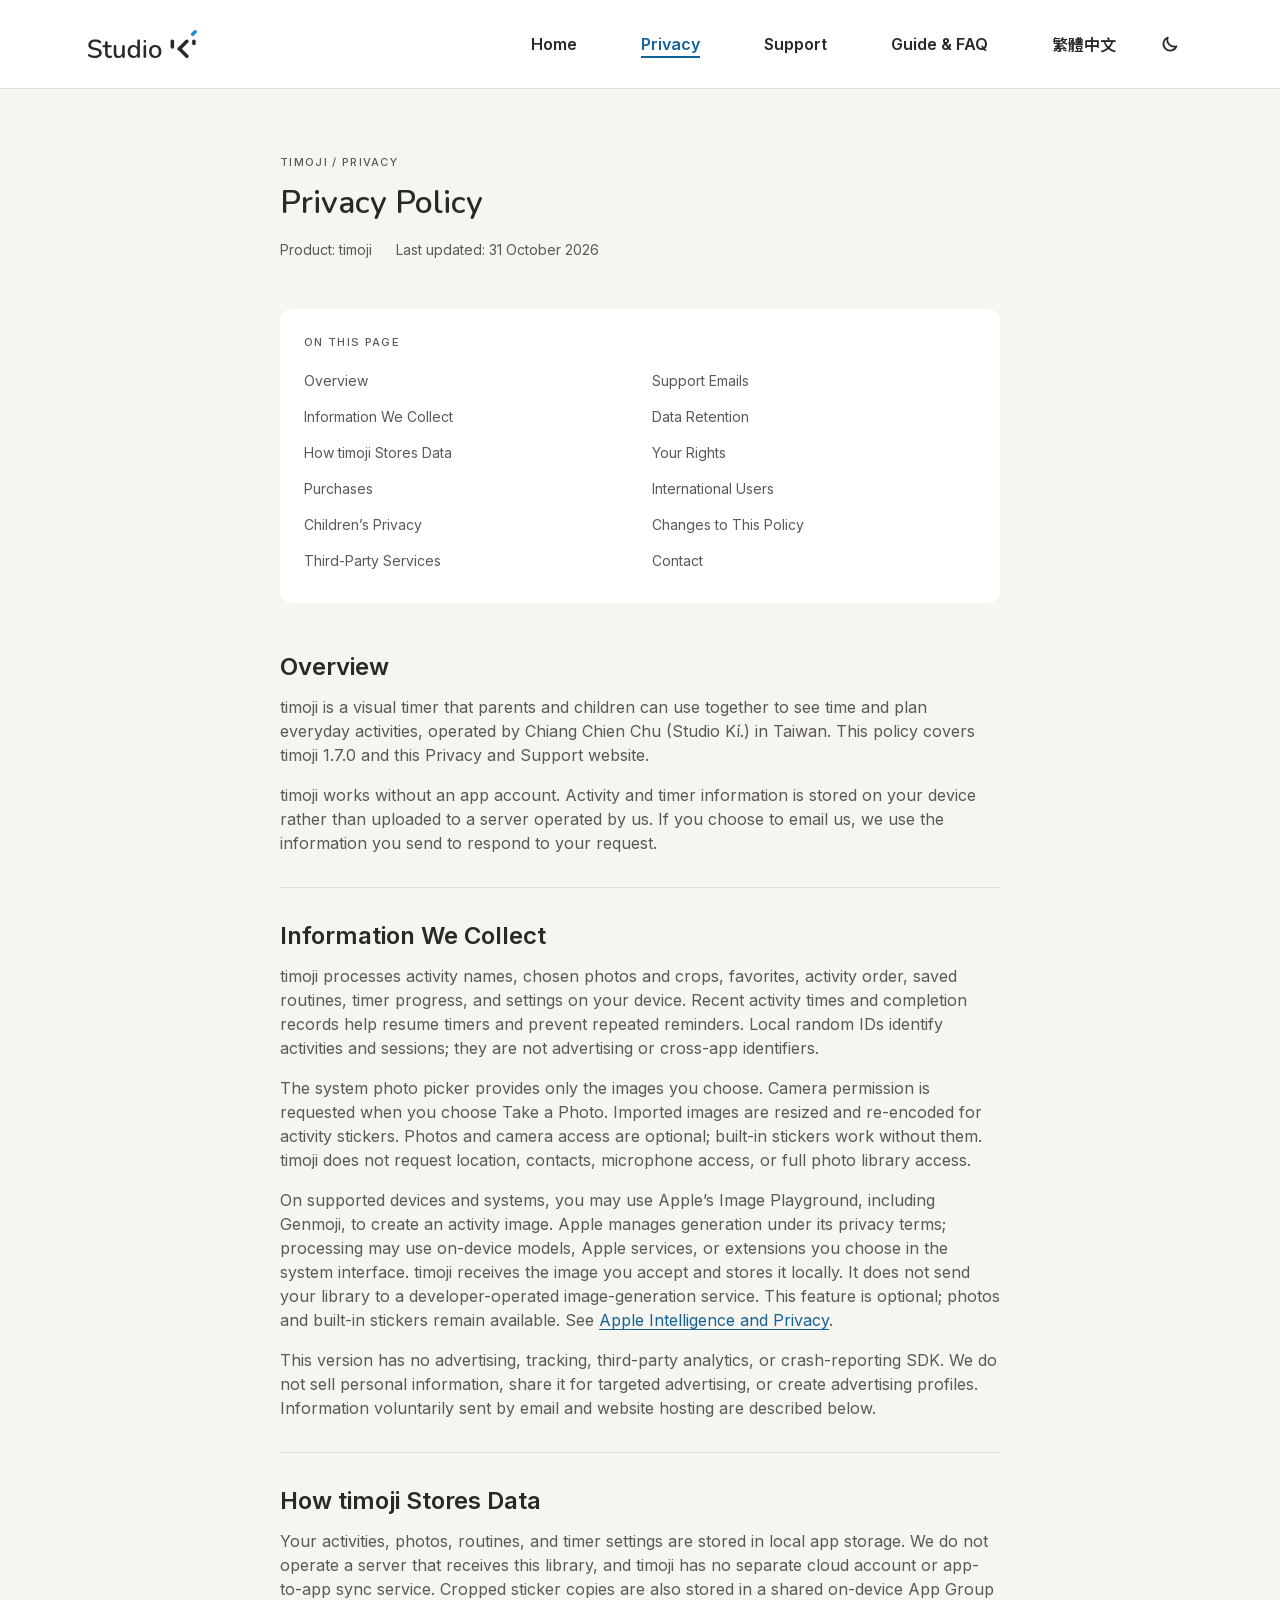
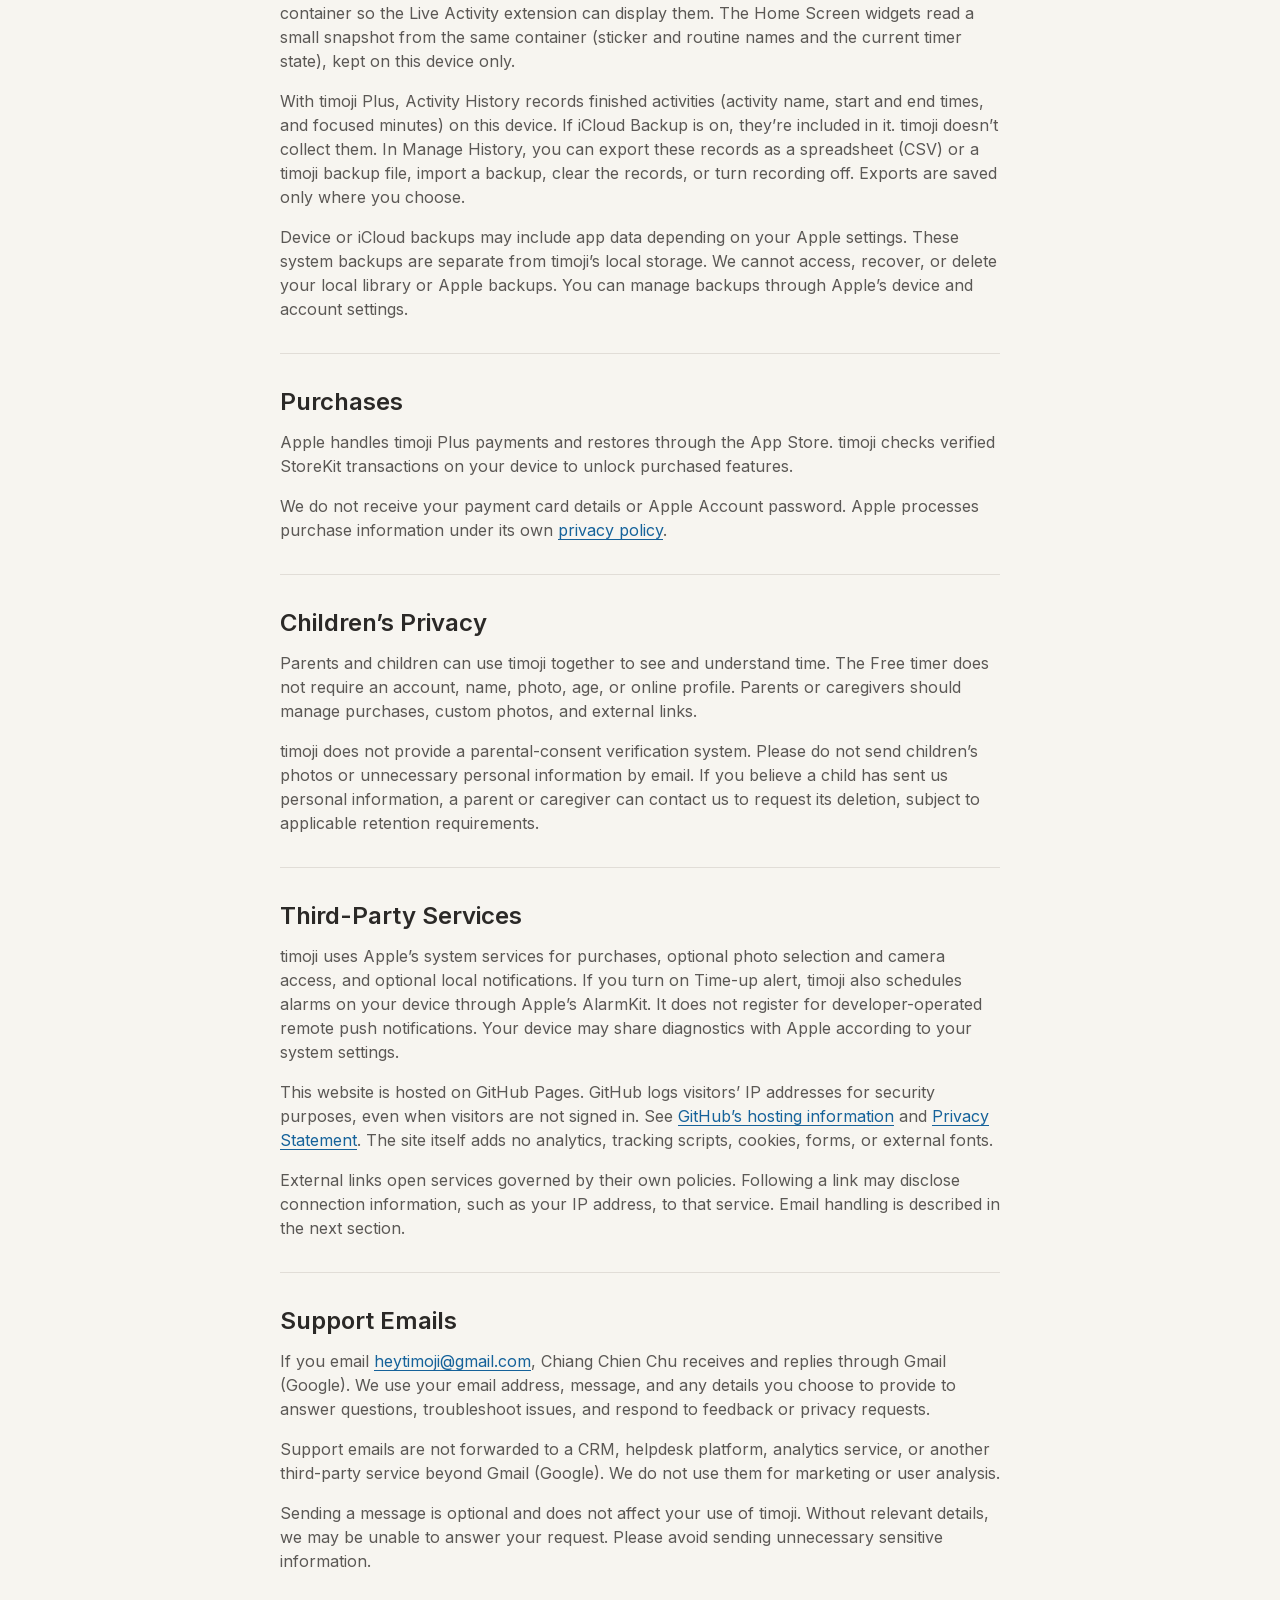
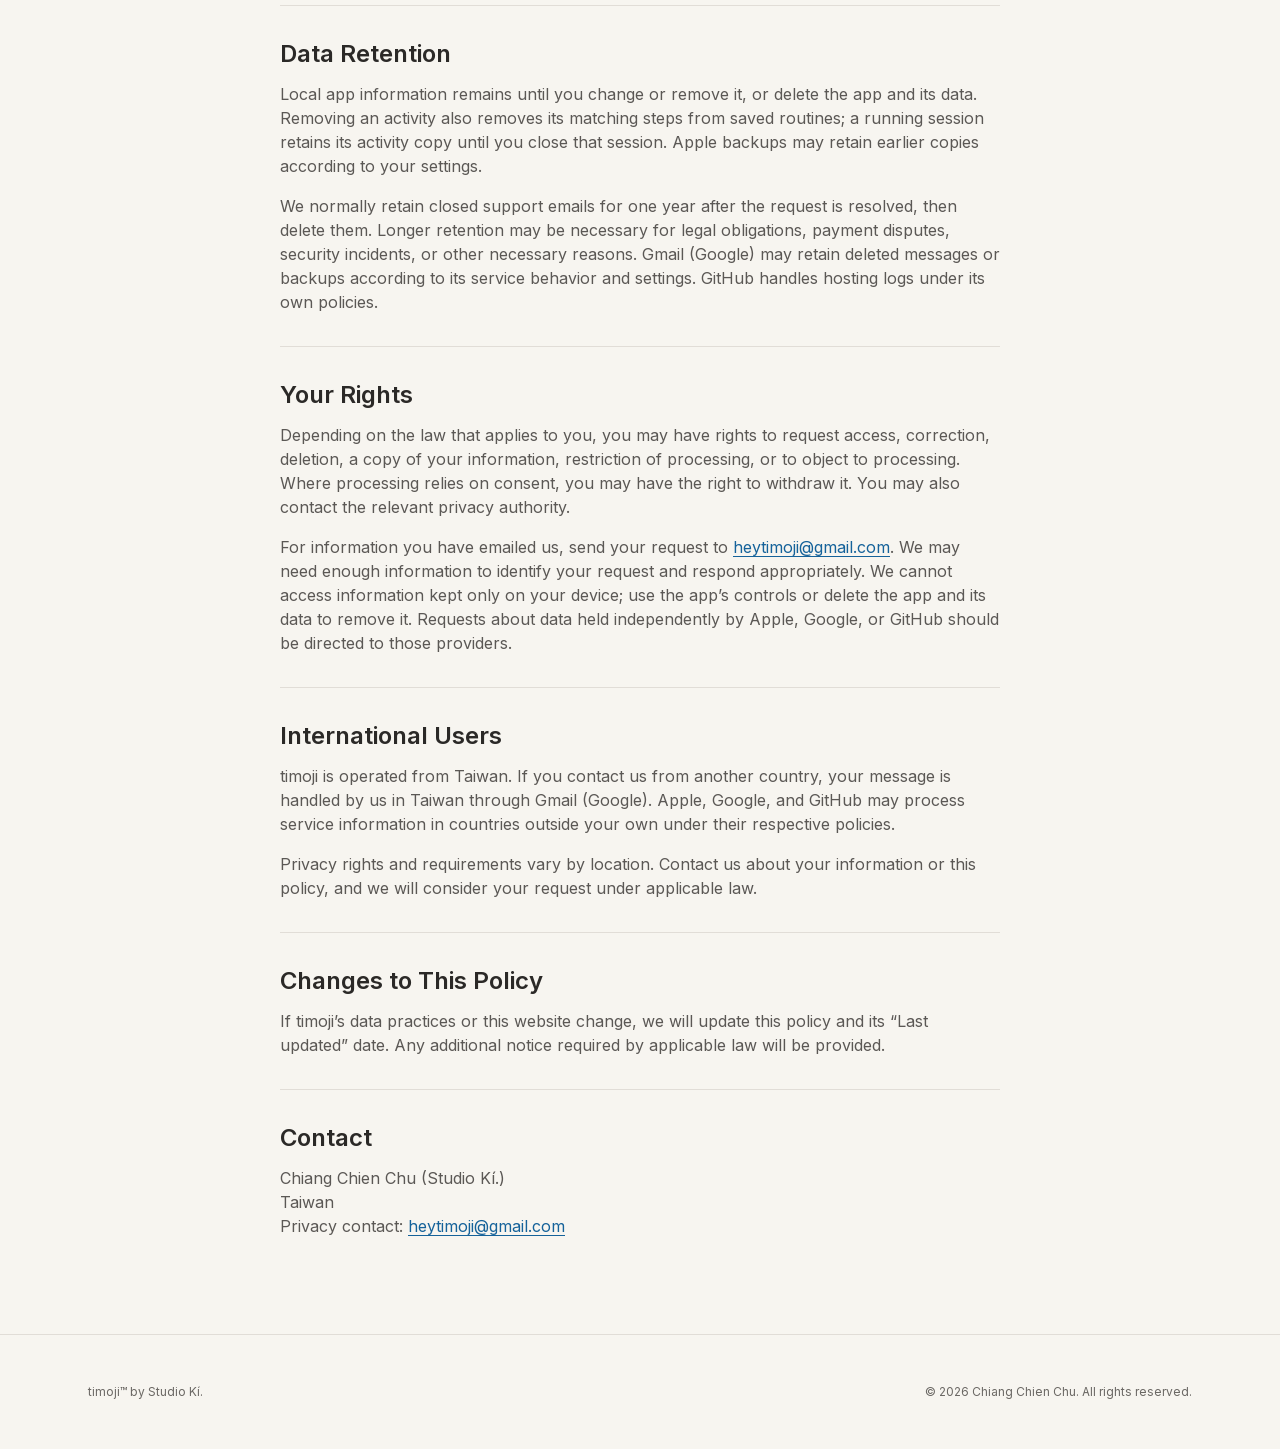
<file: privacy.html>
<!doctype html>
<html lang="en">
<head>
  <meta charset="utf-8">
  <meta name="viewport" content="width=device-width, initial-scale=1">
  <meta name="theme-color" content="#f7f5f0" media="(prefers-color-scheme: light)">
  <meta name="theme-color" content="#211f1d" media="(prefers-color-scheme: dark)">
  <meta name="description" content="How timoji handles local app data, Apple purchases, website hosting, and support emails. Privacy contact: heytimoji@gmail.com.">
  <meta name="referrer" content="no-referrer">
  <title>Privacy Policy — timoji</title>
  <link rel="icon" href="assets/icons/icon-32.png" sizes="32x32" type="image/png">
  <link rel="icon" href="assets/icons/icon-192.png" sizes="192x192" type="image/png">
  <link rel="apple-touch-icon" href="assets/icons/apple-touch-icon.png">
  <meta name="apple-mobile-web-app-title" content="timoji">
  <link rel="alternate" hreflang="zh-Hant" href="privacy-zh-Hant.html">
  <link rel="preload" href="assets/fonts/inter-latin.woff2" as="font" type="font/woff2" crossorigin>
  <link rel="stylesheet" href="assets/studio-ki.css?v=20261101a">
  <script>(function(d){d.classList.add("js");try{var t=localStorage.getItem("theme");if(t==="light"||t==="dark")d.setAttribute("data-theme",t)}catch(e){}})(document.documentElement)</script>
  <script src="assets/site-header.js?v=20261101a" defer></script>
</head>
<body>
  <a class="skip-link" href="#main">Skip to content</a>
  <header class="site-header">
    <div class="site-header__inner">
      <a class="site-header__brand" href="index.html" aria-label="Studio Kí. — timoji home">
        <svg class="studio-ki-lockup" width="109" height="28" viewBox="0 0 109 28" xmlns="http://www.w3.org/2000/svg" aria-hidden="true" focusable="false"><g fill="currentColor"><path d="M6.86 28C6.08 28 5.31 27.94 4.55 27.82C3.8 27.7 3.09 27.52 2.43 27.28C1.76 27.03 1.16 26.72 0.63 26.36C0.37 26.17 0.19 25.96 0.09 25.72C0.01 25.48 -0.02 25.25 0.01 25.02C0.07 24.79 0.17 24.58 0.32 24.41C0.48 24.24 0.66 24.14 0.89 24.1C1.11 24.05 1.36 24.12 1.63 24.31C2.4 24.8 3.21 25.17 4.07 25.41C4.92 25.63 5.85 25.74 6.86 25.74C8.32 25.74 9.38 25.49 10.07 24.97C10.77 24.44 11.12 23.76 11.12 22.92C11.12 22.24 10.87 21.7 10.38 21.31C9.88 20.9 9.05 20.57 7.89 20.33L5.14 19.77C3.52 19.43 2.31 18.86 1.5 18.07C0.72 17.29 0.32 16.23 0.32 14.89C0.32 14.09 0.48 13.36 0.81 12.69C1.15 12.02 1.62 11.45 2.22 10.97C2.82 10.47 3.54 10.1 4.37 9.84C5.21 9.59 6.13 9.46 7.12 9.46C8.18 9.46 9.17 9.59 10.09 9.87C11.03 10.14 11.87 10.56 12.61 11.12C12.83 11.28 12.97 11.47 13.04 11.71C13.13 11.94 13.15 12.16 13.09 12.38C13.06 12.6 12.97 12.79 12.81 12.95C12.66 13.1 12.46 13.19 12.22 13.23C11.98 13.24 11.72 13.16 11.43 12.97C10.76 12.53 10.08 12.21 9.38 12.02C8.69 11.82 7.93 11.71 7.09 11.71C6.26 11.71 5.52 11.84 4.89 12.1C4.27 12.36 3.79 12.71 3.45 13.18C3.13 13.64 2.96 14.18 2.96 14.82C2.96 15.54 3.19 16.11 3.66 16.54C4.12 16.96 4.89 17.29 5.96 17.51L8.68 18.07C10.39 18.43 11.67 18.99 12.5 19.74C13.34 20.49 13.76 21.49 13.76 22.74C13.76 23.55 13.6 24.27 13.27 24.92C12.95 25.55 12.49 26.1 11.89 26.56C11.29 27.03 10.56 27.38 9.71 27.64C8.87 27.88 7.92 28 6.86 28Z"/><path d="M21.77 28C20.74 28 19.88 27.82 19.18 27.46C18.48 27.1 17.95 26.57 17.61 25.87C17.27 25.17 17.1 24.32 17.1 23.31V17.25H15.56C15.22 17.25 14.95 17.17 14.77 17C14.58 16.81 14.48 16.56 14.48 16.25C14.48 15.93 14.58 15.68 14.77 15.51C14.95 15.34 15.22 15.25 15.56 15.25H17.1V12.61C17.1 12.18 17.21 11.86 17.43 11.64C17.67 11.41 18 11.3 18.41 11.3C18.82 11.3 19.13 11.41 19.36 11.64C19.58 11.86 19.69 12.18 19.69 12.61V15.25H22.69C23.03 15.25 23.3 15.34 23.49 15.51C23.67 15.68 23.77 15.93 23.77 16.25C23.77 16.56 23.67 16.81 23.49 17C23.3 17.17 23.03 17.25 22.69 17.25H19.69V23.1C19.69 24.01 19.88 24.69 20.25 25.15C20.65 25.61 21.28 25.85 22.15 25.85C22.46 25.85 22.72 25.82 22.95 25.77C23.19 25.7 23.38 25.66 23.54 25.64C23.72 25.64 23.88 25.71 24 25.85C24.12 25.97 24.18 26.2 24.18 26.56C24.18 26.82 24.13 27.06 24.02 27.28C23.94 27.5 23.78 27.65 23.54 27.72C23.33 27.79 23.05 27.85 22.69 27.9C22.35 27.97 22.04 28 21.77 28Z"/><path d="M30.26 28C29.25 28 28.41 27.81 27.72 27.44C27.06 27.06 26.55 26.5 26.21 25.77C25.89 25.02 25.72 24.08 25.72 22.95V16.38C25.72 15.94 25.83 15.61 26.06 15.41C26.28 15.18 26.59 15.07 27 15.07C27.42 15.07 27.73 15.18 27.95 15.41C28.19 15.61 28.31 15.94 28.31 16.38V22.97C28.31 23.98 28.52 24.73 28.93 25.2C29.34 25.68 29.99 25.92 30.88 25.92C31.85 25.92 32.64 25.6 33.24 24.95C33.85 24.28 34.16 23.41 34.16 22.33V16.38C34.16 15.94 34.27 15.61 34.49 15.41C34.72 15.18 35.04 15.07 35.47 15.07C35.88 15.07 36.2 15.18 36.42 15.41C36.64 15.61 36.75 15.94 36.75 16.38V26.64C36.75 27.51 36.33 27.95 35.49 27.95C35.1 27.95 34.79 27.84 34.57 27.62C34.35 27.38 34.24 27.05 34.24 26.64V24.46L34.57 25.02C34.23 25.98 33.68 26.72 32.93 27.23C32.18 27.74 31.29 28 30.26 28Z"/><path d="M45.17 28C44.08 28 43.11 27.74 42.27 27.23C41.45 26.7 40.81 25.95 40.35 24.97C39.89 23.98 39.66 22.83 39.66 21.51C39.66 20.16 39.89 19.01 40.35 18.05C40.81 17.09 41.45 16.35 42.27 15.82C43.11 15.29 44.08 15.02 45.17 15.02C46.27 15.02 47.21 15.3 47.99 15.84C48.8 16.37 49.33 17.09 49.61 18H49.33V10.82C49.33 10.39 49.44 10.06 49.66 9.84C49.88 9.62 50.2 9.51 50.61 9.51C51.02 9.51 51.34 9.62 51.56 9.84C51.8 10.06 51.92 10.39 51.92 10.82V26.64C51.92 27.05 51.81 27.38 51.58 27.62C51.36 27.84 51.04 27.95 50.63 27.95C50.22 27.95 49.91 27.84 49.69 27.62C49.46 27.38 49.35 27.05 49.35 26.64V24.38L49.63 24.95C49.36 25.87 48.82 26.61 48.02 27.18C47.23 27.73 46.28 28 45.17 28ZM45.84 26C46.54 26 47.15 25.83 47.69 25.49C48.22 25.14 48.63 24.64 48.92 23.97C49.22 23.31 49.38 22.49 49.38 21.51C49.38 20.04 49.05 18.93 48.4 18.18C47.75 17.42 46.9 17.05 45.84 17.05C45.12 17.05 44.5 17.22 43.97 17.56C43.44 17.89 43.02 18.38 42.71 19.05C42.42 19.72 42.27 20.54 42.27 21.51C42.27 22.96 42.6 24.08 43.25 24.85C43.9 25.61 44.76 26 45.84 26Z"/><path d="M56.84 27.92C56.43 27.92 56.11 27.8 55.89 27.56C55.67 27.31 55.55 26.96 55.55 26.51V16.51C55.55 16.07 55.67 15.72 55.89 15.48C56.11 15.24 56.43 15.12 56.84 15.12C57.25 15.12 57.56 15.24 57.79 15.48C58.02 15.72 58.14 16.07 58.14 16.51V26.51C58.14 26.96 58.03 27.31 57.81 27.56C57.59 27.8 57.26 27.92 56.84 27.92Z"/><path d="M67.23 28C65.96 28 64.87 27.73 63.94 27.2C63.04 26.67 62.33 25.92 61.82 24.95C61.3 23.97 61.05 22.83 61.05 21.51C61.05 20.5 61.19 19.6 61.48 18.82C61.77 18.03 62.18 17.36 62.71 16.79C63.26 16.21 63.91 15.77 64.66 15.48C65.43 15.18 66.29 15.02 67.23 15.02C68.48 15.02 69.55 15.29 70.46 15.82C71.38 16.35 72.1 17.1 72.61 18.07C73.13 19.03 73.38 20.18 73.38 21.51C73.38 22.5 73.24 23.4 72.95 24.2C72.66 25.01 72.24 25.69 71.69 26.26C71.16 26.82 70.51 27.26 69.74 27.56C68.99 27.85 68.15 28 67.23 28ZM67.23 26C67.93 26 68.54 25.83 69.07 25.49C69.6 25.14 70.01 24.64 70.31 23.97C70.61 23.31 70.77 22.49 70.77 21.51C70.77 20.04 70.44 18.93 69.79 18.18C69.14 17.42 68.29 17.05 67.23 17.05C66.51 17.05 65.89 17.22 65.36 17.56C64.83 17.89 64.41 18.38 64.1 19.05C63.81 19.72 63.66 20.54 63.66 21.51C63.66 22.96 63.99 24.08 64.64 24.85C65.29 25.61 66.15 26 67.23 26Z"/><path d="M58.14 11.24C58.14 11.95 57.56 12.53 56.85 12.53C56.13 12.53 55.55 11.95 55.55 11.24C55.55 10.52 56.13 9.94 56.85 9.94C57.56 9.94 58.14 10.52 58.14 11.24Z"/><path d="M82.6 11.3V16.99C82.6 17.97 83.39 18.75 84.36 18.75C85.34 18.75 86.12 17.97 86.12 16.99V11.3C86.12 10.32 85.34 9.53 84.36 9.53C83.39 9.53 82.6 10.32 82.6 11.3Z"/><path d="M97.62 10.05L90.16 17.51C89.47 18.2 89.47 19.31 90.16 20C90.85 20.69 91.96 20.69 92.65 20L100.11 12.54C100.8 11.85 100.8 10.74 100.11 10.05C99.42 9.36 98.31 9.36 97.62 10.05Z"/><path d="M90.16 20L97.62 27.46C98.31 28.15 99.42 28.15 100.11 27.46C100.8 26.77 100.8 25.66 100.11 24.97L92.65 17.51C91.96 16.82 90.85 16.82 90.16 17.51C89.47 18.2 89.47 19.31 90.16 20Z"/><path d="M89.65 18.75C89.65 19.73 90.43 20.51 91.41 20.51C92.38 20.51 93.17 19.73 93.17 18.75C93.17 17.78 92.38 16.99 91.41 16.99C90.43 16.99 89.65 17.78 89.65 18.75Z"/><path d="M104.15 11.3V13.47C104.15 14.44 104.94 15.23 105.91 15.23C106.88 15.23 107.67 14.44 107.67 13.47V11.3C107.67 10.32 106.88 9.53 105.91 9.53C104.94 9.53 104.15 10.32 104.15 11.3Z"/><path class="brow" d="M105.91 5.5L108.4 3.01C109.09 2.32 109.09 1.2 108.4 0.52C107.71 -0.17 106.6 -0.17 105.91 0.52L103.42 3.01C102.73 3.69 102.73 4.81 103.42 5.5C104.11 6.18 105.22 6.18 105.91 5.5Z"/></g></svg>
      </a>
      <nav class="site-header__nav" id="site-nav" aria-label="Main navigation">
        <a href="index.html">Home</a>
        <a href="privacy.html" aria-current="page">Privacy</a>
        <a href="support.html">Support</a>
        <a href="guide.html">Guide &amp; FAQ</a>
        <a href="privacy-zh-Hant.html" lang="zh-Hant" hreflang="zh-Hant">繁體中文</a>
      </nav>
      <button class="site-header__theme" type="button" aria-pressed="false" aria-label="Dark mode"><svg class="icon-moon" viewBox="0 0 20 20" fill="none" stroke="currentColor" stroke-width="1.75" stroke-linecap="round" stroke-linejoin="round" aria-hidden="true" focusable="false"><path d="M16.5 12.2A6.75 6.75 0 0 1 7.8 3.5a6.75 6.75 0 1 0 8.7 8.7Z"/></svg><svg class="icon-sun" viewBox="0 0 20 20" fill="none" stroke="currentColor" stroke-width="1.75" stroke-linecap="round" aria-hidden="true" focusable="false"><circle cx="10" cy="10" r="3.5"/><path d="M10 1.75v1.5M10 16.75v1.5M1.75 10h1.5M16.75 10h1.5M4.17 4.17l1.06 1.06M14.77 14.77l1.06 1.06M4.17 15.83l1.06-1.06M14.77 5.23l1.06-1.06"/></svg></button>
      <button class="site-header__menu" type="button" aria-expanded="false" aria-controls="site-nav" aria-label="Menu"><svg class="icon-menu" viewBox="0 0 20 20" fill="none" stroke="currentColor" stroke-width="1.75" stroke-linecap="round" aria-hidden="true" focusable="false"><path d="M3 5.5h14M3 10h14M3 14.5h14"/></svg><svg class="icon-close" viewBox="0 0 20 20" fill="none" stroke="currentColor" stroke-width="1.75" stroke-linecap="round" aria-hidden="true" focusable="false"><path d="M5 5l10 10M15 5L5 15"/></svg></button>
    </div>
  </header>
  <main id="main" class="shell" tabindex="-1">
    <div class="page-heading">
      <p class="eyebrow">timoji / Privacy</p>
      <h1>Privacy Policy</h1>
      <div class="policy-meta"><p>Product: timoji</p><p>Last updated: <time datetime="2026-10-31">31 October 2026</time></p></div>
    </div>
    <div class="policy-layout">
      <nav class="policy-nav" aria-label="Privacy policy sections">
        <p>On this page</p>
        <ol><li><a href="#overview">Overview</a></li>
<li><a href="#information-we-collect">Information We Collect</a></li>
<li><a href="#how-timoji-stores-data">How timoji Stores Data</a></li>
<li><a href="#purchases">Purchases</a></li>
<li><a href="#childrens-privacy">Children’s Privacy</a></li>
<li><a href="#third-party-services">Third-Party Services</a></li>
<li><a href="#support-emails">Support Emails</a></li>
<li><a href="#data-retention">Data Retention</a></li>
<li><a href="#your-rights">Your Rights</a></li>
<li><a href="#international-users">International Users</a></li>
<li><a href="#changes-to-this-policy">Changes to This Policy</a></li>
<li><a href="#contact">Contact</a></li></ol>
      </nav>
      <article class="policy paper" aria-label="timoji privacy policy">
        <section id="overview" aria-labelledby="overview-title"><h2 id="overview-title">Overview</h2><p>timoji is a visual timer that parents and children can use together to see time and plan everyday activities, operated by Chiang Chien Chu (Studio Kí.) in Taiwan. This policy covers timoji 1.7.0 and this Privacy and Support website.</p>
<p>timoji works without an app account. Activity and timer information is stored on your device rather than uploaded to a server operated by us. If you choose to email us, we use the information you send to respond to your request.</p></section>
<section id="information-we-collect" aria-labelledby="information-we-collect-title"><h2 id="information-we-collect-title">Information We Collect</h2><p>timoji processes activity names, chosen photos and crops, favorites, activity order, saved routines, timer progress, and settings on your device. Recent activity times and completion records help resume timers and prevent repeated reminders. Local random IDs identify activities and sessions; they are not advertising or cross-app identifiers.</p>
<p>The system photo picker provides only the images you choose. Camera permission is requested when you choose Take a Photo. Imported images are resized and re-encoded for activity stickers. Photos and camera access are optional; built-in stickers work without them. timoji does not request location, contacts, microphone access, or full photo library access.</p>
<p>On supported devices and systems, you may use Apple’s Image Playground, including Genmoji, to create an activity image. Apple manages generation under its privacy terms; processing may use on-device models, Apple services, or extensions you choose in the system interface. timoji receives the image you accept and stores it locally. It does not send your library to a developer-operated image-generation service. This feature is optional; photos and built-in stickers remain available. See <a href="https://www.apple.com/legal/privacy/data/en/intelligence-engine/">Apple Intelligence and Privacy</a>.</p>
<p>This version has no advertising, tracking, third-party analytics, or crash-reporting SDK. We do not sell personal information, share it for targeted advertising, or create advertising profiles. Information voluntarily sent by email and website hosting are described below.</p></section>
<section id="how-timoji-stores-data" aria-labelledby="how-timoji-stores-data-title"><h2 id="how-timoji-stores-data-title">How timoji Stores Data</h2><p>Your activities, photos, routines, and timer settings are stored in local app storage. We do not operate a server that receives this library, and timoji has no separate cloud account or app-to-app sync service. Cropped sticker copies are also stored in a shared on-device App Group container so the Live Activity extension can display them. The Home Screen widgets read a small snapshot from the same container (sticker and routine names and the current timer state), kept on this device only.</p>
<p>With timoji Plus, Activity History records finished activities (activity name, start and end times, and focused minutes) on this device. If iCloud Backup is on, they’re included in it. timoji doesn’t collect them. In Manage History, you can export these records as a spreadsheet (CSV) or a timoji backup file, import a backup, clear the records, or turn recording off. Exports are saved only where you choose.</p>
<p>Device or iCloud backups may include app data depending on your Apple settings. These system backups are separate from timoji’s local storage. We cannot access, recover, or delete your local library or Apple backups. You can manage backups through Apple’s device and account settings.</p></section>
<section id="purchases" aria-labelledby="purchases-title"><h2 id="purchases-title">Purchases</h2><p>Apple handles timoji Plus payments and restores through the App Store. timoji checks verified StoreKit transactions on your device to unlock purchased features.</p>
<p>We do not receive your payment card details or Apple Account password. Apple processes purchase information under its own <a href="https://www.apple.com/legal/privacy/">privacy policy</a>.</p></section>
<section id="childrens-privacy" aria-labelledby="childrens-privacy-title"><h2 id="childrens-privacy-title">Children’s Privacy</h2><p>Parents and children can use timoji together to see and understand time. The Free timer does not require an account, name, photo, age, or online profile. Parents or caregivers should manage purchases, custom photos, and external links.</p>
<p>timoji does not provide a parental-consent verification system. Please do not send children’s photos or unnecessary personal information by email. If you believe a child has sent us personal information, a parent or caregiver can contact us to request its deletion, subject to applicable retention requirements.</p></section>
<section id="third-party-services" aria-labelledby="third-party-services-title"><h2 id="third-party-services-title">Third-Party Services</h2><p>timoji uses Apple’s system services for purchases, optional photo selection and camera access, and optional local notifications. If you turn on Time-up alert, timoji also schedules alarms on your device through Apple’s AlarmKit. It does not register for developer-operated remote push notifications. Your device may share diagnostics with Apple according to your system settings.</p>
<p>This website is hosted on GitHub Pages. GitHub logs visitors’ IP addresses for security purposes, even when visitors are not signed in. See <a href="https://docs.github.com/en/pages/getting-started-with-github-pages/what-is-github-pages#data-collection">GitHub’s hosting information</a> and <a href="https://docs.github.com/en/site-policy/privacy-policies/github-general-privacy-statement">Privacy Statement</a>. The site itself adds no analytics, tracking scripts, cookies, forms, or external fonts.</p>
<p>External links open services governed by their own policies. Following a link may disclose connection information, such as your IP address, to that service. Email handling is described in the next section.</p></section>
<section id="support-emails" aria-labelledby="support-emails-title"><h2 id="support-emails-title">Support Emails</h2><p>If you email <a href="mailto:heytimoji@gmail.com">heytimoji@gmail.com</a>, Chiang Chien Chu receives and replies through Gmail (Google). We use your email address, message, and any details you choose to provide to answer questions, troubleshoot issues, and respond to feedback or privacy requests.</p>
<p>Support emails are not forwarded to a CRM, helpdesk platform, analytics service, or another third-party service beyond Gmail (Google). We do not use them for marketing or user analysis.</p>
<p>Sending a message is optional and does not affect your use of timoji. Without relevant details, we may be unable to answer your request. Please avoid sending unnecessary sensitive information.</p></section>
<section id="data-retention" aria-labelledby="data-retention-title"><h2 id="data-retention-title">Data Retention</h2><p>Local app information remains until you change or remove it, or delete the app and its data. Removing an activity also removes its matching steps from saved routines; a running session retains its activity copy until you close that session. Apple backups may retain earlier copies according to your settings.</p>
<p>We normally retain closed support emails for one year after the request is resolved, then delete them. Longer retention may be necessary for legal obligations, payment disputes, security incidents, or other necessary reasons. Gmail (Google) may retain deleted messages or backups according to its service behavior and settings. GitHub handles hosting logs under its own policies.</p></section>
<section id="your-rights" aria-labelledby="your-rights-title"><h2 id="your-rights-title">Your Rights</h2><p>Depending on the law that applies to you, you may have rights to request access, correction, deletion, a copy of your information, restriction of processing, or to object to processing. Where processing relies on consent, you may have the right to withdraw it. You may also contact the relevant privacy authority.</p>
<p>For information you have emailed us, send your request to <a href="mailto:heytimoji@gmail.com">heytimoji@gmail.com</a>. We may need enough information to identify your request and respond appropriately. We cannot access information kept only on your device; use the app’s controls or delete the app and its data to remove it. Requests about data held independently by Apple, Google, or GitHub should be directed to those providers.</p></section>
<section id="international-users" aria-labelledby="international-users-title"><h2 id="international-users-title">International Users</h2><p>timoji is operated from Taiwan. If you contact us from another country, your message is handled by us in Taiwan through Gmail (Google). Apple, Google, and GitHub may process service information in countries outside your own under their respective policies.</p>
<p>Privacy rights and requirements vary by location. Contact us about your information or this policy, and we will consider your request under applicable law.</p></section>
<section id="changes-to-this-policy" aria-labelledby="changes-to-this-policy-title"><h2 id="changes-to-this-policy-title">Changes to This Policy</h2><p>If timoji’s data practices or this website change, we will update this policy and its “Last updated” date. Any additional notice required by applicable law will be provided.</p></section>
<section id="contact" aria-labelledby="contact-title"><h2 id="contact-title">Contact</h2><address>Chiang Chien Chu (Studio Kí.)<br>Taiwan<br>Privacy contact: <a href="mailto:heytimoji@gmail.com">heytimoji@gmail.com</a></address></section>
      </article>
    </div>
  </main>
  <footer class="site-footer-wrap">
    <div class="site-footer shell">
      <p>timoji™ by Studio Kí.</p>
      <p>© 2026 Chiang Chien Chu. All rights reserved.</p>
    </div>
  </footer>
</body>
</html>
</file>
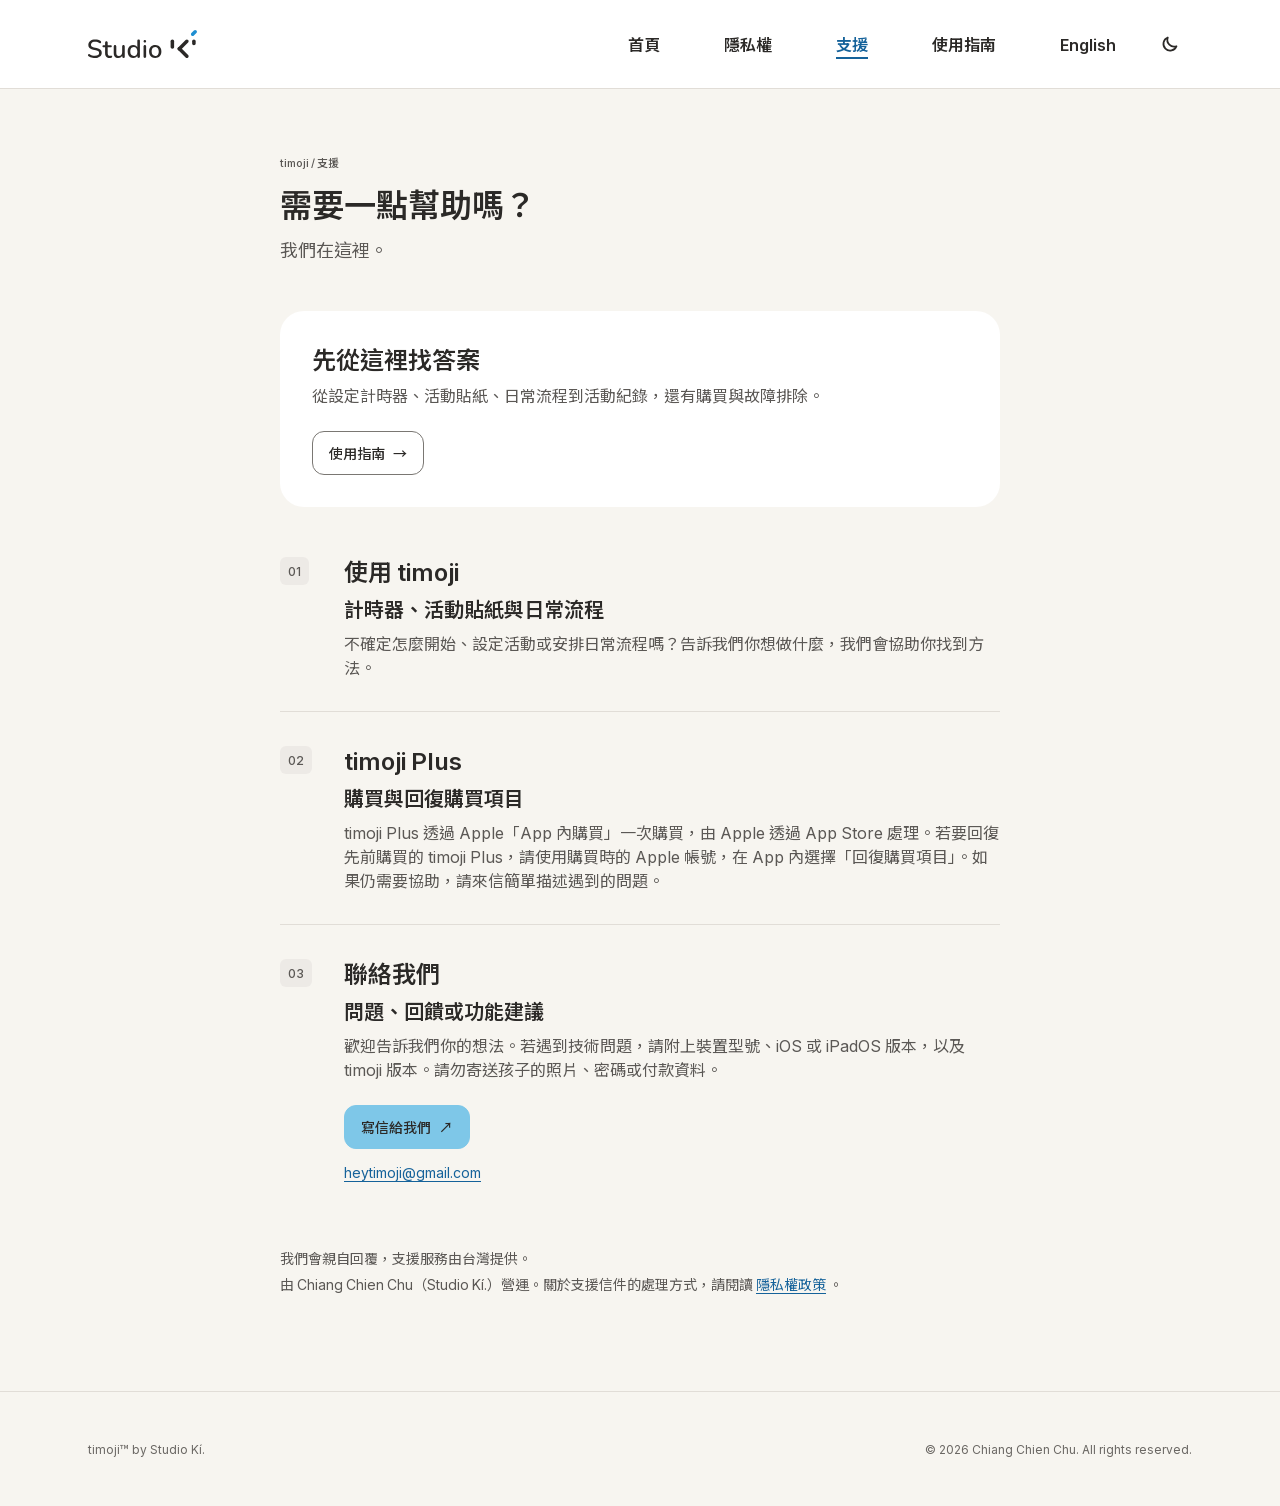
<file: support-zh-Hant.html>
<!doctype html>
<html lang="zh-Hant">
<head>
  <meta charset="utf-8">
  <meta name="viewport" content="width=device-width, initial-scale=1">
  <meta name="theme-color" content="#f7f5f0" media="(prefers-color-scheme: light)">
  <meta name="theme-color" content="#211f1d" media="(prefers-color-scheme: dark)">
  <meta name="description" content="timoji 計時器、活動貼紙、日常流程、活動紀錄、購買與回復購買項目的支援。聯絡信箱：heytimoji@gmail.com。">
  <meta name="referrer" content="no-referrer">
  <title>支援 — timoji 時光貼貼</title>
  <link rel="icon" href="assets/icons/icon-32.png" sizes="32x32" type="image/png">
  <link rel="icon" href="assets/icons/icon-192.png" sizes="192x192" type="image/png">
  <link rel="apple-touch-icon" href="assets/icons/apple-touch-icon.png">
  <meta name="apple-mobile-web-app-title" content="timoji">
  <link rel="alternate" hreflang="en" href="support-zh-Hant.html">
  <link rel="preload" href="assets/fonts/inter-latin.woff2" as="font" type="font/woff2" crossorigin>
  <link rel="stylesheet" href="assets/studio-ki.css?v=20261101a">
  <script>(function(d){d.classList.add("js");try{var t=localStorage.getItem("theme");if(t==="light"||t==="dark")d.setAttribute("data-theme",t)}catch(e){}})(document.documentElement)</script>
  <script src="assets/site-header.js?v=20261101a" defer></script>
</head>
<body>
  <a class="skip-link" href="#main">跳至主要內容</a>
  <header class="site-header">
    <div class="site-header__inner">
      <a class="site-header__brand" href="index-zh-Hant.html" aria-label="Studio Kí. — timoji 首頁">
        <svg class="studio-ki-lockup" width="109" height="28" viewBox="0 0 109 28" xmlns="http://www.w3.org/2000/svg" aria-hidden="true" focusable="false"><g fill="currentColor"><path d="M6.86 28C6.08 28 5.31 27.94 4.55 27.82C3.8 27.7 3.09 27.52 2.43 27.28C1.76 27.03 1.16 26.72 0.63 26.36C0.37 26.17 0.19 25.96 0.09 25.72C0.01 25.48 -0.02 25.25 0.01 25.02C0.07 24.79 0.17 24.58 0.32 24.41C0.48 24.24 0.66 24.14 0.89 24.1C1.11 24.05 1.36 24.12 1.63 24.31C2.4 24.8 3.21 25.17 4.07 25.41C4.92 25.63 5.85 25.74 6.86 25.74C8.32 25.74 9.38 25.49 10.07 24.97C10.77 24.44 11.12 23.76 11.12 22.92C11.12 22.24 10.87 21.7 10.38 21.31C9.88 20.9 9.05 20.57 7.89 20.33L5.14 19.77C3.52 19.43 2.31 18.86 1.5 18.07C0.72 17.29 0.32 16.23 0.32 14.89C0.32 14.09 0.48 13.36 0.81 12.69C1.15 12.02 1.62 11.45 2.22 10.97C2.82 10.47 3.54 10.1 4.37 9.84C5.21 9.59 6.13 9.46 7.12 9.46C8.18 9.46 9.17 9.59 10.09 9.87C11.03 10.14 11.87 10.56 12.61 11.12C12.83 11.28 12.97 11.47 13.04 11.71C13.13 11.94 13.15 12.16 13.09 12.38C13.06 12.6 12.97 12.79 12.81 12.95C12.66 13.1 12.46 13.19 12.22 13.23C11.98 13.24 11.72 13.16 11.43 12.97C10.76 12.53 10.08 12.21 9.38 12.02C8.69 11.82 7.93 11.71 7.09 11.71C6.26 11.71 5.52 11.84 4.89 12.1C4.27 12.36 3.79 12.71 3.45 13.18C3.13 13.64 2.96 14.18 2.96 14.82C2.96 15.54 3.19 16.11 3.66 16.54C4.12 16.96 4.89 17.29 5.96 17.51L8.68 18.07C10.39 18.43 11.67 18.99 12.5 19.74C13.34 20.49 13.76 21.49 13.76 22.74C13.76 23.55 13.6 24.27 13.27 24.92C12.95 25.55 12.49 26.1 11.89 26.56C11.29 27.03 10.56 27.38 9.71 27.64C8.87 27.88 7.92 28 6.86 28Z"/><path d="M21.77 28C20.74 28 19.88 27.82 19.18 27.46C18.48 27.1 17.95 26.57 17.61 25.87C17.27 25.17 17.1 24.32 17.1 23.31V17.25H15.56C15.22 17.25 14.95 17.17 14.77 17C14.58 16.81 14.48 16.56 14.48 16.25C14.48 15.93 14.58 15.68 14.77 15.51C14.95 15.34 15.22 15.25 15.56 15.25H17.1V12.61C17.1 12.18 17.21 11.86 17.43 11.64C17.67 11.41 18 11.3 18.41 11.3C18.82 11.3 19.13 11.41 19.36 11.64C19.58 11.86 19.69 12.18 19.69 12.61V15.25H22.69C23.03 15.25 23.3 15.34 23.49 15.51C23.67 15.68 23.77 15.93 23.77 16.25C23.77 16.56 23.67 16.81 23.49 17C23.3 17.17 23.03 17.25 22.69 17.25H19.69V23.1C19.69 24.01 19.88 24.69 20.25 25.15C20.65 25.61 21.28 25.85 22.15 25.85C22.46 25.85 22.72 25.82 22.95 25.77C23.19 25.7 23.38 25.66 23.54 25.64C23.72 25.64 23.88 25.71 24 25.85C24.12 25.97 24.18 26.2 24.18 26.56C24.18 26.82 24.13 27.06 24.02 27.28C23.94 27.5 23.78 27.65 23.54 27.72C23.33 27.79 23.05 27.85 22.69 27.9C22.35 27.97 22.04 28 21.77 28Z"/><path d="M30.26 28C29.25 28 28.41 27.81 27.72 27.44C27.06 27.06 26.55 26.5 26.21 25.77C25.89 25.02 25.72 24.08 25.72 22.95V16.38C25.72 15.94 25.83 15.61 26.06 15.41C26.28 15.18 26.59 15.07 27 15.07C27.42 15.07 27.73 15.18 27.95 15.41C28.19 15.61 28.31 15.94 28.31 16.38V22.97C28.31 23.98 28.52 24.73 28.93 25.2C29.34 25.68 29.99 25.92 30.88 25.92C31.85 25.92 32.64 25.6 33.24 24.95C33.85 24.28 34.16 23.41 34.16 22.33V16.38C34.16 15.94 34.27 15.61 34.49 15.41C34.72 15.18 35.04 15.07 35.47 15.07C35.88 15.07 36.2 15.18 36.42 15.41C36.64 15.61 36.75 15.94 36.75 16.38V26.64C36.75 27.51 36.33 27.95 35.49 27.95C35.1 27.95 34.79 27.84 34.57 27.62C34.35 27.38 34.24 27.05 34.24 26.64V24.46L34.57 25.02C34.23 25.98 33.68 26.72 32.93 27.23C32.18 27.74 31.29 28 30.26 28Z"/><path d="M45.17 28C44.08 28 43.11 27.74 42.27 27.23C41.45 26.7 40.81 25.95 40.35 24.97C39.89 23.98 39.66 22.83 39.66 21.51C39.66 20.16 39.89 19.01 40.35 18.05C40.81 17.09 41.45 16.35 42.27 15.82C43.11 15.29 44.08 15.02 45.17 15.02C46.27 15.02 47.21 15.3 47.99 15.84C48.8 16.37 49.33 17.09 49.61 18H49.33V10.82C49.33 10.39 49.44 10.06 49.66 9.84C49.88 9.62 50.2 9.51 50.61 9.51C51.02 9.51 51.34 9.62 51.56 9.84C51.8 10.06 51.92 10.39 51.92 10.82V26.64C51.92 27.05 51.81 27.38 51.58 27.62C51.36 27.84 51.04 27.95 50.63 27.95C50.22 27.95 49.91 27.84 49.69 27.62C49.46 27.38 49.35 27.05 49.35 26.64V24.38L49.63 24.95C49.36 25.87 48.82 26.61 48.02 27.18C47.23 27.73 46.28 28 45.17 28ZM45.84 26C46.54 26 47.15 25.83 47.69 25.49C48.22 25.14 48.63 24.64 48.92 23.97C49.22 23.31 49.38 22.49 49.38 21.51C49.38 20.04 49.05 18.93 48.4 18.18C47.75 17.42 46.9 17.05 45.84 17.05C45.12 17.05 44.5 17.22 43.97 17.56C43.44 17.89 43.02 18.38 42.71 19.05C42.42 19.72 42.27 20.54 42.27 21.51C42.27 22.96 42.6 24.08 43.25 24.85C43.9 25.61 44.76 26 45.84 26Z"/><path d="M56.84 27.92C56.43 27.92 56.11 27.8 55.89 27.56C55.67 27.31 55.55 26.96 55.55 26.51V16.51C55.55 16.07 55.67 15.72 55.89 15.48C56.11 15.24 56.43 15.12 56.84 15.12C57.25 15.12 57.56 15.24 57.79 15.48C58.02 15.72 58.14 16.07 58.14 16.51V26.51C58.14 26.96 58.03 27.31 57.81 27.56C57.59 27.8 57.26 27.92 56.84 27.92Z"/><path d="M67.23 28C65.96 28 64.87 27.73 63.94 27.2C63.04 26.67 62.33 25.92 61.82 24.95C61.3 23.97 61.05 22.83 61.05 21.51C61.05 20.5 61.19 19.6 61.48 18.82C61.77 18.03 62.18 17.36 62.71 16.79C63.26 16.21 63.91 15.77 64.66 15.48C65.43 15.18 66.29 15.02 67.23 15.02C68.48 15.02 69.55 15.29 70.46 15.82C71.38 16.35 72.1 17.1 72.61 18.07C73.13 19.03 73.38 20.18 73.38 21.51C73.38 22.5 73.24 23.4 72.95 24.2C72.66 25.01 72.24 25.69 71.69 26.26C71.16 26.82 70.51 27.26 69.74 27.56C68.99 27.85 68.15 28 67.23 28ZM67.23 26C67.93 26 68.54 25.83 69.07 25.49C69.6 25.14 70.01 24.64 70.31 23.97C70.61 23.31 70.77 22.49 70.77 21.51C70.77 20.04 70.44 18.93 69.79 18.18C69.14 17.42 68.29 17.05 67.23 17.05C66.51 17.05 65.89 17.22 65.36 17.56C64.83 17.89 64.41 18.38 64.1 19.05C63.81 19.72 63.66 20.54 63.66 21.51C63.66 22.96 63.99 24.08 64.64 24.85C65.29 25.61 66.15 26 67.23 26Z"/><path d="M58.14 11.24C58.14 11.95 57.56 12.53 56.85 12.53C56.13 12.53 55.55 11.95 55.55 11.24C55.55 10.52 56.13 9.94 56.85 9.94C57.56 9.94 58.14 10.52 58.14 11.24Z"/><path d="M82.6 11.3V16.99C82.6 17.97 83.39 18.75 84.36 18.75C85.34 18.75 86.12 17.97 86.12 16.99V11.3C86.12 10.32 85.34 9.53 84.36 9.53C83.39 9.53 82.6 10.32 82.6 11.3Z"/><path d="M97.62 10.05L90.16 17.51C89.47 18.2 89.47 19.31 90.16 20C90.85 20.69 91.96 20.69 92.65 20L100.11 12.54C100.8 11.85 100.8 10.74 100.11 10.05C99.42 9.36 98.31 9.36 97.62 10.05Z"/><path d="M90.16 20L97.62 27.46C98.31 28.15 99.42 28.15 100.11 27.46C100.8 26.77 100.8 25.66 100.11 24.97L92.65 17.51C91.96 16.82 90.85 16.82 90.16 17.51C89.47 18.2 89.47 19.31 90.16 20Z"/><path d="M89.65 18.75C89.65 19.73 90.43 20.51 91.41 20.51C92.38 20.51 93.17 19.73 93.17 18.75C93.17 17.78 92.38 16.99 91.41 16.99C90.43 16.99 89.65 17.78 89.65 18.75Z"/><path d="M104.15 11.3V13.47C104.15 14.44 104.94 15.23 105.91 15.23C106.88 15.23 107.67 14.44 107.67 13.47V11.3C107.67 10.32 106.88 9.53 105.91 9.53C104.94 9.53 104.15 10.32 104.15 11.3Z"/><path class="brow" d="M105.91 5.5L108.4 3.01C109.09 2.32 109.09 1.2 108.4 0.52C107.71 -0.17 106.6 -0.17 105.91 0.52L103.42 3.01C102.73 3.69 102.73 4.81 103.42 5.5C104.11 6.18 105.22 6.18 105.91 5.5Z"/></g></svg>
      </a>
      <nav class="site-header__nav" id="site-nav" aria-label="主要導覽">
        <a href="index-zh-Hant.html">首頁</a>
        <a href="privacy-zh-Hant.html">隱私權</a>
        <a href="support-zh-Hant.html" aria-current="page">支援</a>
        <a href="guide-zh-Hant.html">使用指南</a>
        <a href="support.html" lang="en" hreflang="en">English</a>
      </nav>
      <button class="site-header__theme" type="button" aria-pressed="false" aria-label="深色模式"><svg class="icon-moon" viewBox="0 0 20 20" fill="none" stroke="currentColor" stroke-width="1.75" stroke-linecap="round" stroke-linejoin="round" aria-hidden="true" focusable="false"><path d="M16.5 12.2A6.75 6.75 0 0 1 7.8 3.5a6.75 6.75 0 1 0 8.7 8.7Z"/></svg><svg class="icon-sun" viewBox="0 0 20 20" fill="none" stroke="currentColor" stroke-width="1.75" stroke-linecap="round" aria-hidden="true" focusable="false"><circle cx="10" cy="10" r="3.5"/><path d="M10 1.75v1.5M10 16.75v1.5M1.75 10h1.5M16.75 10h1.5M4.17 4.17l1.06 1.06M14.77 14.77l1.06 1.06M4.17 15.83l1.06-1.06M14.77 5.23l1.06-1.06"/></svg></button>
      <button class="site-header__menu" type="button" aria-expanded="false" aria-controls="site-nav" aria-label="選單"><svg class="icon-menu" viewBox="0 0 20 20" fill="none" stroke="currentColor" stroke-width="1.75" stroke-linecap="round" aria-hidden="true" focusable="false"><path d="M3 5.5h14M3 10h14M3 14.5h14"/></svg><svg class="icon-close" viewBox="0 0 20 20" fill="none" stroke="currentColor" stroke-width="1.75" stroke-linecap="round" aria-hidden="true" focusable="false"><path d="M5 5l10 10M15 5L5 15"/></svg></button>
    </div>
  </header>
  <main id="main" class="shell" tabindex="-1">
    <div class="page-heading">
      <p class="eyebrow">timoji / 支援</p>
      <h1>需要一點幫助嗎？</h1>
      <p class="subtitle">我們在這裡。</p>
    </div>
    <div class="guide-entry paper"><h2>先從這裡找答案</h2><p>從設定計時器、活動貼紙、日常流程到活動紀錄，還有購買與故障排除。</p><a class="button" href="guide-zh-Hant.html">使用指南 <span aria-hidden="true">→</span></a></div>
<div class="support-paper paper">
      <section class="support-row" aria-labelledby="using-title">
        <span class="support-number" aria-hidden="true">01</span>
        <h2 id="using-title">使用 timoji</h2>
        <div class="support-detail">
          <h3>計時器、活動貼紙與日常流程</h3>
          <p>不確定怎麼開始、設定活動或安排日常流程嗎？告訴我們你想做什麼，我們會協助你找到方法。</p>
        </div>
      </section>
      <section class="support-row" aria-labelledby="plus-title">
        <span class="support-number" aria-hidden="true">02</span>
        <h2 id="plus-title">timoji Plus</h2>
        <div class="support-detail">
          <h3>購買與回復購買項目</h3>
          <p>timoji Plus 透過 Apple「App 內購買」一次購買，由 Apple 透過 App Store 處理。若要回復先前購買的 timoji Plus，請使用購買時的 Apple 帳號，在 App 內選擇「回復購買項目」。如果仍需要協助，請來信簡單描述遇到的問題。</p>
        </div>
      </section>
      <section class="support-row" aria-labelledby="contact-title">
        <span class="support-number" aria-hidden="true">03</span>
        <h2 id="contact-title">聯絡我們</h2>
        <div class="support-detail">
          <h3>問題、回饋或功能建議</h3>
          <p>歡迎告訴我們你的想法。若遇到技術問題，請附上裝置型號、iOS 或 iPadOS 版本，以及 timoji 版本。請勿寄送孩子的照片、密碼或付款資料。</p>
          <a class="button button--primary" href="mailto:heytimoji@gmail.com">寫信給我們 <span aria-hidden="true">↗</span></a>
          <a class="contact-email" href="mailto:heytimoji@gmail.com">heytimoji@gmail.com</a>
        </div>
      </section>
    </div>
    <div class="support-note">
      <p>我們會親自回覆，支援服務由台灣提供。</p>
      <p>由 Chiang Chien Chu（Studio Kí.）營運。關於支援信件的處理方式，請閱讀 <a href="privacy-zh-Hant.html#support-emails">隱私權政策</a> 。</p>
    </div>
  </main>
  <footer class="site-footer-wrap">
    <div class="site-footer shell">
      <p>timoji™ by Studio Kí.</p>
      <p>© 2026 Chiang Chien Chu. All rights reserved.</p>
    </div>
  </footer>
</body>
</html>
</file>
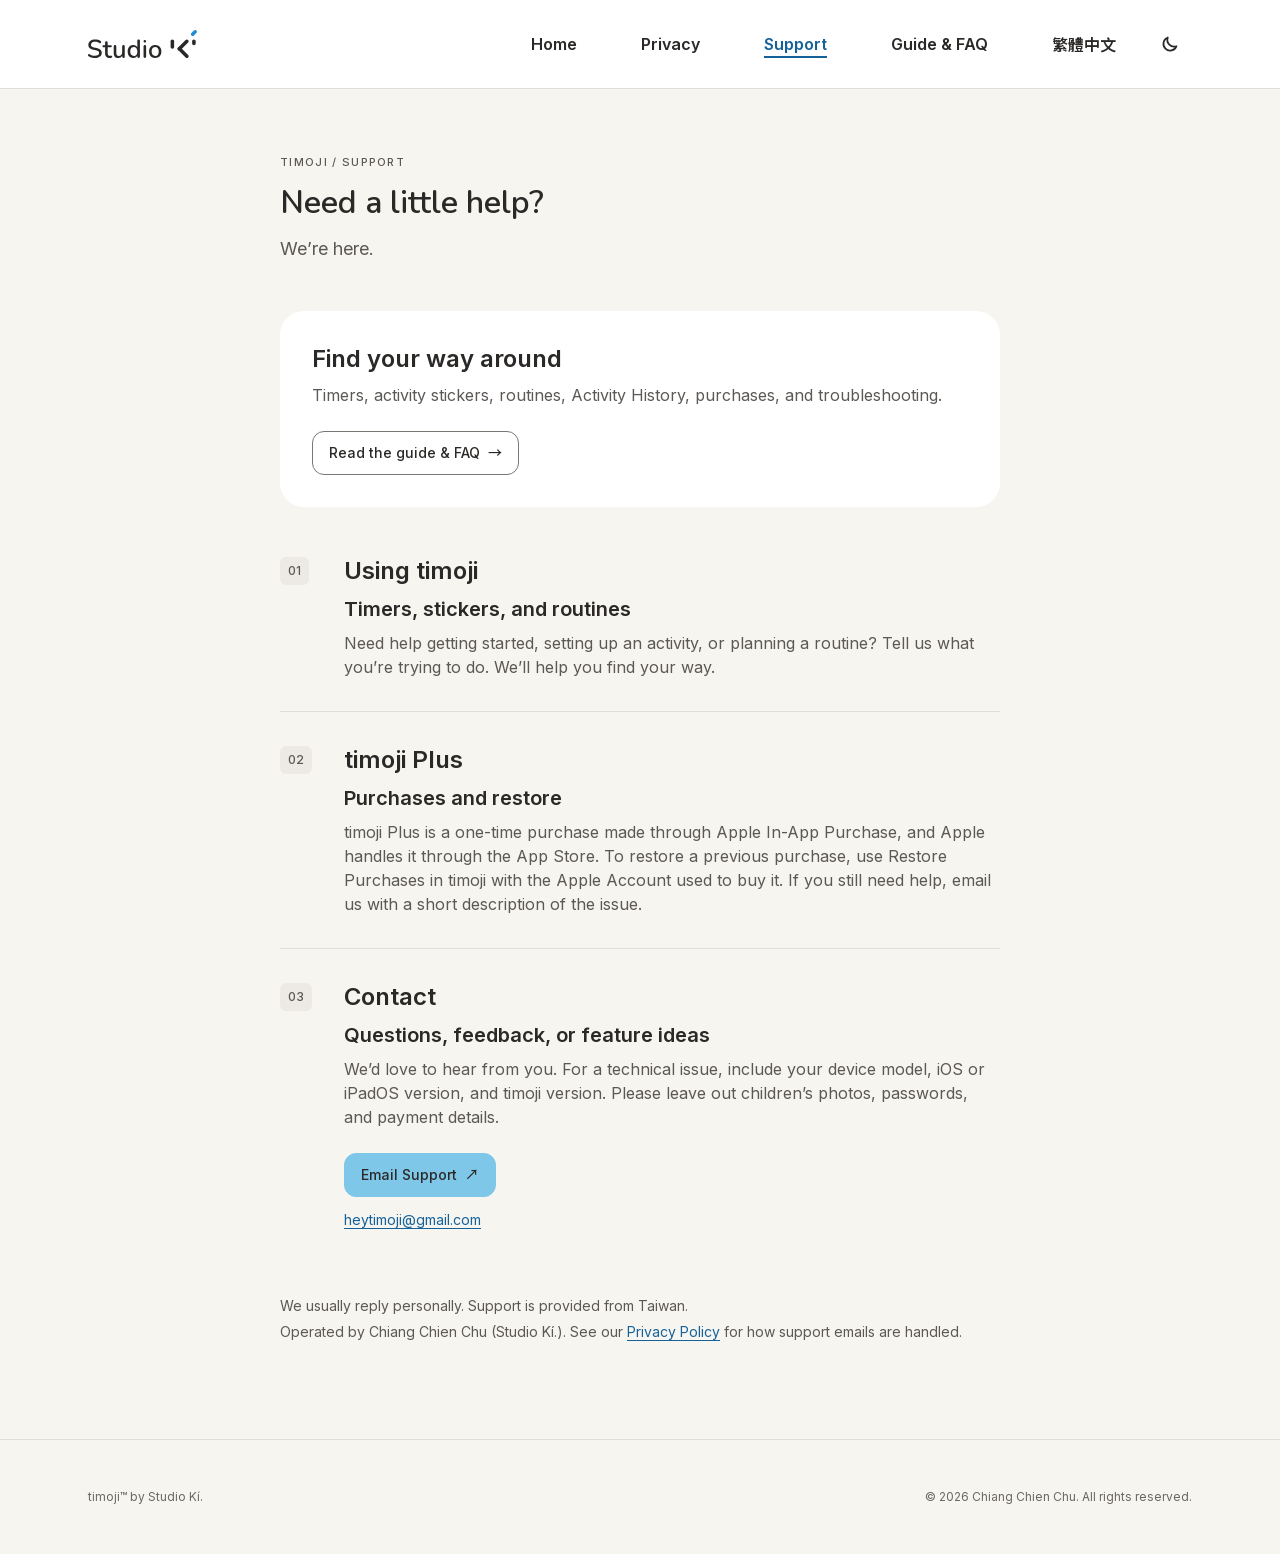
<file: support.html>
<!doctype html>
<html lang="en">
<head>
  <meta charset="utf-8">
  <meta name="viewport" content="width=device-width, initial-scale=1">
  <meta name="theme-color" content="#f7f5f0" media="(prefers-color-scheme: light)">
  <meta name="theme-color" content="#211f1d" media="(prefers-color-scheme: dark)">
  <meta name="description" content="Help with timoji timers, activity stickers, routines, Activity History, purchases, and restore. Contact Studio Kí. at heytimoji@gmail.com.">
  <meta name="referrer" content="no-referrer">
  <title>Support — timoji</title>
  <link rel="icon" href="assets/icons/icon-32.png" sizes="32x32" type="image/png">
  <link rel="icon" href="assets/icons/icon-192.png" sizes="192x192" type="image/png">
  <link rel="apple-touch-icon" href="assets/icons/apple-touch-icon.png">
  <meta name="apple-mobile-web-app-title" content="timoji">
  <link rel="alternate" hreflang="zh-Hant" href="support-zh-Hant.html">
  <link rel="preload" href="assets/fonts/inter-latin.woff2" as="font" type="font/woff2" crossorigin>
  <link rel="stylesheet" href="assets/studio-ki.css?v=20261101a">
  <script>(function(d){d.classList.add("js");try{var t=localStorage.getItem("theme");if(t==="light"||t==="dark")d.setAttribute("data-theme",t)}catch(e){}})(document.documentElement)</script>
  <script src="assets/site-header.js?v=20261101a" defer></script>
</head>
<body>
  <a class="skip-link" href="#main">Skip to content</a>
  <header class="site-header">
    <div class="site-header__inner">
      <a class="site-header__brand" href="index.html" aria-label="Studio Kí. — timoji home">
        <svg class="studio-ki-lockup" width="109" height="28" viewBox="0 0 109 28" xmlns="http://www.w3.org/2000/svg" aria-hidden="true" focusable="false"><g fill="currentColor"><path d="M6.86 28C6.08 28 5.31 27.94 4.55 27.82C3.8 27.7 3.09 27.52 2.43 27.28C1.76 27.03 1.16 26.72 0.63 26.36C0.37 26.17 0.19 25.96 0.09 25.72C0.01 25.48 -0.02 25.25 0.01 25.02C0.07 24.79 0.17 24.58 0.32 24.41C0.48 24.24 0.66 24.14 0.89 24.1C1.11 24.05 1.36 24.12 1.63 24.31C2.4 24.8 3.21 25.17 4.07 25.41C4.92 25.63 5.85 25.74 6.86 25.74C8.32 25.74 9.38 25.49 10.07 24.97C10.77 24.44 11.12 23.76 11.12 22.92C11.12 22.24 10.87 21.7 10.38 21.31C9.88 20.9 9.05 20.57 7.89 20.33L5.14 19.77C3.52 19.43 2.31 18.86 1.5 18.07C0.72 17.29 0.32 16.23 0.32 14.89C0.32 14.09 0.48 13.36 0.81 12.69C1.15 12.02 1.62 11.45 2.22 10.97C2.82 10.47 3.54 10.1 4.37 9.84C5.21 9.59 6.13 9.46 7.12 9.46C8.18 9.46 9.17 9.59 10.09 9.87C11.03 10.14 11.87 10.56 12.61 11.12C12.83 11.28 12.97 11.47 13.04 11.71C13.13 11.94 13.15 12.16 13.09 12.38C13.06 12.6 12.97 12.79 12.81 12.95C12.66 13.1 12.46 13.19 12.22 13.23C11.98 13.24 11.72 13.16 11.43 12.97C10.76 12.53 10.08 12.21 9.38 12.02C8.69 11.82 7.93 11.71 7.09 11.71C6.26 11.71 5.52 11.84 4.89 12.1C4.27 12.36 3.79 12.71 3.45 13.18C3.13 13.64 2.96 14.18 2.96 14.82C2.96 15.54 3.19 16.11 3.66 16.54C4.12 16.96 4.89 17.29 5.96 17.51L8.68 18.07C10.39 18.43 11.67 18.99 12.5 19.74C13.34 20.49 13.76 21.49 13.76 22.74C13.76 23.55 13.6 24.27 13.27 24.92C12.95 25.55 12.49 26.1 11.89 26.56C11.29 27.03 10.56 27.38 9.71 27.64C8.87 27.88 7.92 28 6.86 28Z"/><path d="M21.77 28C20.74 28 19.88 27.82 19.18 27.46C18.48 27.1 17.95 26.57 17.61 25.87C17.27 25.17 17.1 24.32 17.1 23.31V17.25H15.56C15.22 17.25 14.95 17.17 14.77 17C14.58 16.81 14.48 16.56 14.48 16.25C14.48 15.93 14.58 15.68 14.77 15.51C14.95 15.34 15.22 15.25 15.56 15.25H17.1V12.61C17.1 12.18 17.21 11.86 17.43 11.64C17.67 11.41 18 11.3 18.41 11.3C18.82 11.3 19.13 11.41 19.36 11.64C19.58 11.86 19.69 12.18 19.69 12.61V15.25H22.69C23.03 15.25 23.3 15.34 23.49 15.51C23.67 15.68 23.77 15.93 23.77 16.25C23.77 16.56 23.67 16.81 23.49 17C23.3 17.17 23.03 17.25 22.69 17.25H19.69V23.1C19.69 24.01 19.88 24.69 20.25 25.15C20.65 25.61 21.28 25.85 22.15 25.85C22.46 25.85 22.72 25.82 22.95 25.77C23.19 25.7 23.38 25.66 23.54 25.64C23.72 25.64 23.88 25.71 24 25.85C24.12 25.97 24.18 26.2 24.18 26.56C24.18 26.82 24.13 27.06 24.02 27.28C23.94 27.5 23.78 27.65 23.54 27.72C23.33 27.79 23.05 27.85 22.69 27.9C22.35 27.97 22.04 28 21.77 28Z"/><path d="M30.26 28C29.25 28 28.41 27.81 27.72 27.44C27.06 27.06 26.55 26.5 26.21 25.77C25.89 25.02 25.72 24.08 25.72 22.95V16.38C25.72 15.94 25.83 15.61 26.06 15.41C26.28 15.18 26.59 15.07 27 15.07C27.42 15.07 27.73 15.18 27.95 15.41C28.19 15.61 28.31 15.94 28.31 16.38V22.97C28.31 23.98 28.52 24.73 28.93 25.2C29.34 25.68 29.99 25.92 30.88 25.92C31.85 25.92 32.64 25.6 33.24 24.95C33.85 24.28 34.16 23.41 34.16 22.33V16.38C34.16 15.94 34.27 15.61 34.49 15.41C34.72 15.18 35.04 15.07 35.47 15.07C35.88 15.07 36.2 15.18 36.42 15.41C36.64 15.61 36.75 15.94 36.75 16.38V26.64C36.75 27.51 36.33 27.95 35.49 27.95C35.1 27.95 34.79 27.84 34.57 27.62C34.35 27.38 34.24 27.05 34.24 26.64V24.46L34.57 25.02C34.23 25.98 33.68 26.72 32.93 27.23C32.18 27.74 31.29 28 30.26 28Z"/><path d="M45.17 28C44.08 28 43.11 27.74 42.27 27.23C41.45 26.7 40.81 25.95 40.35 24.97C39.89 23.98 39.66 22.83 39.66 21.51C39.66 20.16 39.89 19.01 40.35 18.05C40.81 17.09 41.45 16.35 42.27 15.82C43.11 15.29 44.08 15.02 45.17 15.02C46.27 15.02 47.21 15.3 47.99 15.84C48.8 16.37 49.33 17.09 49.61 18H49.33V10.82C49.33 10.39 49.44 10.06 49.66 9.84C49.88 9.62 50.2 9.51 50.61 9.51C51.02 9.51 51.34 9.62 51.56 9.84C51.8 10.06 51.92 10.39 51.92 10.82V26.64C51.92 27.05 51.81 27.38 51.58 27.62C51.36 27.84 51.04 27.95 50.63 27.95C50.22 27.95 49.91 27.84 49.69 27.62C49.46 27.38 49.35 27.05 49.35 26.64V24.38L49.63 24.95C49.36 25.87 48.82 26.61 48.02 27.18C47.23 27.73 46.28 28 45.17 28ZM45.84 26C46.54 26 47.15 25.83 47.69 25.49C48.22 25.14 48.63 24.64 48.92 23.97C49.22 23.31 49.38 22.49 49.38 21.51C49.38 20.04 49.05 18.93 48.4 18.18C47.75 17.42 46.9 17.05 45.84 17.05C45.12 17.05 44.5 17.22 43.97 17.56C43.44 17.89 43.02 18.38 42.71 19.05C42.42 19.72 42.27 20.54 42.27 21.51C42.27 22.96 42.6 24.08 43.25 24.85C43.9 25.61 44.76 26 45.84 26Z"/><path d="M56.84 27.92C56.43 27.92 56.11 27.8 55.89 27.56C55.67 27.31 55.55 26.96 55.55 26.51V16.51C55.55 16.07 55.67 15.72 55.89 15.48C56.11 15.24 56.43 15.12 56.84 15.12C57.25 15.12 57.56 15.24 57.79 15.48C58.02 15.72 58.14 16.07 58.14 16.51V26.51C58.14 26.96 58.03 27.31 57.81 27.56C57.59 27.8 57.26 27.92 56.84 27.92Z"/><path d="M67.23 28C65.96 28 64.87 27.73 63.94 27.2C63.04 26.67 62.33 25.92 61.82 24.95C61.3 23.97 61.05 22.83 61.05 21.51C61.05 20.5 61.19 19.6 61.48 18.82C61.77 18.03 62.18 17.36 62.71 16.79C63.26 16.21 63.91 15.77 64.66 15.48C65.43 15.18 66.29 15.02 67.23 15.02C68.48 15.02 69.55 15.29 70.46 15.82C71.38 16.35 72.1 17.1 72.61 18.07C73.13 19.03 73.38 20.18 73.38 21.51C73.38 22.5 73.24 23.4 72.95 24.2C72.66 25.01 72.24 25.69 71.69 26.26C71.16 26.82 70.51 27.26 69.74 27.56C68.99 27.85 68.15 28 67.23 28ZM67.23 26C67.93 26 68.54 25.83 69.07 25.49C69.6 25.14 70.01 24.64 70.31 23.97C70.61 23.31 70.77 22.49 70.77 21.51C70.77 20.04 70.44 18.93 69.79 18.18C69.14 17.42 68.29 17.05 67.23 17.05C66.51 17.05 65.89 17.22 65.36 17.56C64.83 17.89 64.41 18.38 64.1 19.05C63.81 19.72 63.66 20.54 63.66 21.51C63.66 22.96 63.99 24.08 64.64 24.85C65.29 25.61 66.15 26 67.23 26Z"/><path d="M58.14 11.24C58.14 11.95 57.56 12.53 56.85 12.53C56.13 12.53 55.55 11.95 55.55 11.24C55.55 10.52 56.13 9.94 56.85 9.94C57.56 9.94 58.14 10.52 58.14 11.24Z"/><path d="M82.6 11.3V16.99C82.6 17.97 83.39 18.75 84.36 18.75C85.34 18.75 86.12 17.97 86.12 16.99V11.3C86.12 10.32 85.34 9.53 84.36 9.53C83.39 9.53 82.6 10.32 82.6 11.3Z"/><path d="M97.62 10.05L90.16 17.51C89.47 18.2 89.47 19.31 90.16 20C90.85 20.69 91.96 20.69 92.65 20L100.11 12.54C100.8 11.85 100.8 10.74 100.11 10.05C99.42 9.36 98.31 9.36 97.62 10.05Z"/><path d="M90.16 20L97.62 27.46C98.31 28.15 99.42 28.15 100.11 27.46C100.8 26.77 100.8 25.66 100.11 24.97L92.65 17.51C91.96 16.82 90.85 16.82 90.16 17.51C89.47 18.2 89.47 19.31 90.16 20Z"/><path d="M89.65 18.75C89.65 19.73 90.43 20.51 91.41 20.51C92.38 20.51 93.17 19.73 93.17 18.75C93.17 17.78 92.38 16.99 91.41 16.99C90.43 16.99 89.65 17.78 89.65 18.75Z"/><path d="M104.15 11.3V13.47C104.15 14.44 104.94 15.23 105.91 15.23C106.88 15.23 107.67 14.44 107.67 13.47V11.3C107.67 10.32 106.88 9.53 105.91 9.53C104.94 9.53 104.15 10.32 104.15 11.3Z"/><path class="brow" d="M105.91 5.5L108.4 3.01C109.09 2.32 109.09 1.2 108.4 0.52C107.71 -0.17 106.6 -0.17 105.91 0.52L103.42 3.01C102.73 3.69 102.73 4.81 103.42 5.5C104.11 6.18 105.22 6.18 105.91 5.5Z"/></g></svg>
      </a>
      <nav class="site-header__nav" id="site-nav" aria-label="Main navigation">
        <a href="index.html">Home</a>
        <a href="privacy.html">Privacy</a>
        <a href="support.html" aria-current="page">Support</a>
        <a href="guide.html">Guide &amp; FAQ</a>
        <a href="support-zh-Hant.html" lang="zh-Hant" hreflang="zh-Hant">繁體中文</a>
      </nav>
      <button class="site-header__theme" type="button" aria-pressed="false" aria-label="Dark mode"><svg class="icon-moon" viewBox="0 0 20 20" fill="none" stroke="currentColor" stroke-width="1.75" stroke-linecap="round" stroke-linejoin="round" aria-hidden="true" focusable="false"><path d="M16.5 12.2A6.75 6.75 0 0 1 7.8 3.5a6.75 6.75 0 1 0 8.7 8.7Z"/></svg><svg class="icon-sun" viewBox="0 0 20 20" fill="none" stroke="currentColor" stroke-width="1.75" stroke-linecap="round" aria-hidden="true" focusable="false"><circle cx="10" cy="10" r="3.5"/><path d="M10 1.75v1.5M10 16.75v1.5M1.75 10h1.5M16.75 10h1.5M4.17 4.17l1.06 1.06M14.77 14.77l1.06 1.06M4.17 15.83l1.06-1.06M14.77 5.23l1.06-1.06"/></svg></button>
      <button class="site-header__menu" type="button" aria-expanded="false" aria-controls="site-nav" aria-label="Menu"><svg class="icon-menu" viewBox="0 0 20 20" fill="none" stroke="currentColor" stroke-width="1.75" stroke-linecap="round" aria-hidden="true" focusable="false"><path d="M3 5.5h14M3 10h14M3 14.5h14"/></svg><svg class="icon-close" viewBox="0 0 20 20" fill="none" stroke="currentColor" stroke-width="1.75" stroke-linecap="round" aria-hidden="true" focusable="false"><path d="M5 5l10 10M15 5L5 15"/></svg></button>
    </div>
  </header>
  <main id="main" class="shell" tabindex="-1">
    <div class="page-heading">
      <p class="eyebrow">timoji / Support</p>
      <h1>Need a little help?</h1>
      <p class="subtitle">We’re here.</p>
    </div>
    <div class="guide-entry paper"><h2>Find your way around</h2><p>Timers, activity stickers, routines, Activity History, purchases, and troubleshooting.</p><a class="button" href="guide.html">Read the guide & FAQ <span aria-hidden="true">→</span></a></div>
<div class="support-paper paper">
      <section class="support-row" aria-labelledby="using-title">
        <span class="support-number" aria-hidden="true">01</span>
        <h2 id="using-title">Using timoji</h2>
        <div class="support-detail">
          <h3>Timers, stickers, and routines</h3>
          <p>Need help getting started, setting up an activity, or planning a routine? Tell us what you’re trying to do. We’ll help you find your way.</p>
        </div>
      </section>
      <section class="support-row" aria-labelledby="plus-title">
        <span class="support-number" aria-hidden="true">02</span>
        <h2 id="plus-title">timoji Plus</h2>
        <div class="support-detail">
          <h3>Purchases and restore</h3>
          <p>timoji Plus is a one-time purchase made through Apple In-App Purchase, and Apple handles it through the App Store. To restore a previous purchase, use Restore Purchases in timoji with the Apple Account used to buy it. If you still need help, email us with a short description of the issue.</p>
        </div>
      </section>
      <section class="support-row" aria-labelledby="contact-title">
        <span class="support-number" aria-hidden="true">03</span>
        <h2 id="contact-title">Contact</h2>
        <div class="support-detail">
          <h3>Questions, feedback, or feature ideas</h3>
          <p>We’d love to hear from you. For a technical issue, include your device model, iOS or iPadOS version, and timoji version. Please leave out children’s photos, passwords, and payment details.</p>
          <a class="button button--primary" href="mailto:heytimoji@gmail.com">Email Support <span aria-hidden="true">↗</span></a>
          <a class="contact-email" href="mailto:heytimoji@gmail.com">heytimoji@gmail.com</a>
        </div>
      </section>
    </div>
    <div class="support-note">
      <p>We usually reply personally. Support is provided from Taiwan.</p>
      <p>Operated by Chiang Chien Chu (Studio Kí.). See our <a href="privacy.html#support-emails">Privacy Policy</a> for how support emails are handled.</p>
    </div>
  </main>
  <footer class="site-footer-wrap">
    <div class="site-footer shell">
      <p>timoji™ by Studio Kí.</p>
      <p>© 2026 Chiang Chien Chu. All rights reserved.</p>
    </div>
  </footer>
</body>
</html>
</file>
<file: assets/studio-ki.css>
/*
 * Studio Kí. design system, VI v03 (approved 2026-10-31), applied to the timoji support site.
 * One stylesheet for every page. Components use semantic tokens only; hex values live in the
 * :root token blocks below and nowhere else.
 *
 * Fonts are self-hosted from assets/fonts (Inter, Nunito, Noto Sans TC; SIL Open Font License 1.1)
 * so the site keeps loading no external fonts, as the privacy policy states.
 */

@font-face { font-family: "Inter"; font-style: normal; font-weight: 400 600; font-display: swap; src: url("fonts/inter-latin.woff2") format("woff2"); unicode-range: U+0000-00FF, U+0131, U+0152-0153, U+02BB-02BC, U+02C6, U+02DA, U+02DC, U+0304, U+0308, U+0329, U+2000-206F, U+20AC, U+2122, U+2191, U+2193, U+2212, U+2215, U+FEFF, U+FFFD; }
@font-face { font-family: "Inter"; font-style: normal; font-weight: 400 600; font-display: swap; src: url("fonts/inter-latin-ext.woff2") format("woff2"); unicode-range: U+0100-02BA, U+02BD-02C5, U+02C7-02CC, U+02CE-02D7, U+02DD-02FF, U+0304, U+0308, U+0329, U+1D00-1DBF, U+1E00-1E9F, U+1EF2-1EFF, U+2020, U+20A0-20AB, U+20AD-20C4, U+2113, U+2C60-2C7F, U+A720-A7FF; }
@font-face { font-family: "Nunito"; font-style: normal; font-weight: 600; font-display: swap; src: url("fonts/nunito-600-latin.woff2") format("woff2"); unicode-range: U+0000-00FF, U+0131, U+0152-0153, U+02BB-02BC, U+02C6, U+02DA, U+02DC, U+0304, U+0308, U+0329, U+2000-206F, U+20AC, U+2122, U+2191, U+2193, U+2212, U+2215, U+FEFF, U+FFFD; }
@font-face { font-family: "Nunito"; font-style: normal; font-weight: 600; font-display: swap; src: url("fonts/nunito-600-latin-ext.woff2") format("woff2"); unicode-range: U+0100-02BA, U+02BD-02C5, U+02C7-02CC, U+02CE-02D7, U+02DD-02FF, U+0304, U+0308, U+0329, U+1D00-1DBF, U+1E00-1E9F, U+1EF2-1EFF, U+2020, U+20A0-20AB, U+20AD-20C4, U+2113, U+2C60-2C7F, U+A720-A7FF; }
/* Noto Sans TC: subset to the characters the site uses (see assets/fonts/README.md). */
@font-face { font-family: "Noto Sans TC"; font-style: normal; font-weight: 400 600; font-display: swap; src: url("fonts/noto-sans-tc-site-subset.woff2") format("woff2"); }

/* ---------- Tokens ---------- */
:root {
  color-scheme: light dark;
  /* Surfaces */
  --surface: #f7f5f0;
  --surface-raised: #ffffff;
  --surface-sunken: #edeae6;
  --surface-inverse: #2b2927;
  /* Text */
  --text-primary: #2b2927;
  --text-secondary: #5b5855;
  --text-tertiary: #6b6864;
  --text-brand: #15629a;
  --text-on-action: #2b2927;
  --text-inverse: #f7f5f0;
  --text-disabled: #b3afa9;
  /* Borders */
  --border-subtle: #e1ddd7;
  --border-strong: #7a7773;
  --border-focus: #1f8fd1;
  /* Actions */
  --action-primary: #7ec7e8;
  --action-primary-hover: #91cfeb;
  --action-primary-pressed: #74b5d2;
  --action-secondary-hover: #edeae6;
  /* Logo inks (header lockup only) */
  --logo-ink: #2b2927;
  --logo-brow: #1f8fd1;
  /* Kí pills palette: decorative gradients only */
  --pill-blue: #7ec7e8; --pill-violet: #9d7cf4; --pill-rose: #ffb4a2;
  --pill-teal: #6ee7c8; --pill-amber: #f9d56e;

  /* Spacing (4px grid) */
  --space-1: 4px; --space-2: 8px; --space-3: 12px; --space-4: 16px; --space-6: 24px;
  --space-8: 32px; --space-12: 48px; --space-16: 64px; --space-24: 96px;
  --page-inset: 24px;
  /* Radius */
  --radius-sm: 6px;
  --radius-md: 12px;
  --radius-lg: 16px;
  --radius-xl: 24px;
  --radius-full: 999px;
  /* Size and stroke */
  --control-height: 44px; --control-height-compact: 32px; --icon-size: 20px;
  --stroke-hairline: 1px; --stroke-focus: 2px;
  --shadow-overlay: 0 8px 24px rgba(23, 22, 21, 0.12);
  /* Motion */
  --dur-fast: 120ms; --dur-base: 200ms; --dur-page: 320ms;
  --ease: cubic-bezier(0.2, 0, 0, 1);
  /* Type families */
  --font-display: "Nunito", "Noto Sans TC", sans-serif;
  --font-sans: "Inter", "Noto Sans TC", system-ui, sans-serif;
  --font-tc: "Noto Sans TC", "Inter", system-ui, sans-serif;

  /* Status tag ("New in 1.7.0") and the CSS device frame around app screens */
  --tag-bg: #edf7fc;
  --tag-text: #15629a;
  --device-bezel: #2b2927;
  /* Live Activity mock (same in both themes, like the system UI it shows) */
  --la-bg: #171615;
  --la-text: #f7f5f0;
  --la-track: #454240;
  --la-accent: #ff9500;

  /* Site layout */
  --content-max: 1200px;   /* Website header */
  --wide-max: 1344px;      /* home page tiles, rows and Product nav */
  --text-max: 720px;       /* reading column */
  --header-height: 88px;
  --product-nav-height: 52px;
}

/* Dark theme: follows the system unless the header toggle chose a theme (html[data-theme]). */
@media (prefers-color-scheme: dark) {
  :root:not([data-theme="light"]) {
    --surface: #211f1d; --surface-raised: #2b2927; --surface-sunken: #171615; --surface-inverse: #f7f5f0;
    --text-primary: #f7f5f0; --text-secondary: #c9c4bd; --text-tertiary: #a0a4a7;
    --text-brand: #7ec7e8; --text-on-action: #2b2927; --text-inverse: #2b2927; --text-disabled: #6b6864;
    --border-subtle: #454240; --border-strong: #a0a4a7; --border-focus: #7ec7e8;
    --action-secondary-hover: #2b2927;
    --logo-ink: #f7f5f0; --logo-brow: #7ec7e8;
    --shadow-overlay: 0 8px 24px rgba(0, 0, 0, 0.48);
    --tag-bg: #0e3a5c; --tag-text: #d7eef8; --device-bezel: #171615;
    color-scheme: dark;
  }
}
/* [data-theme="dark"] on <html> comes from the toggle; on an element (the closing Inverse tile) it pins that element to the dark tokens. */
:root[data-theme="dark"], [data-theme="dark"] {
  --surface: #211f1d; --surface-raised: #2b2927; --surface-sunken: #171615; --surface-inverse: #f7f5f0;
  --text-primary: #f7f5f0; --text-secondary: #c9c4bd; --text-tertiary: #a0a4a7;
  --text-brand: #7ec7e8; --text-on-action: #2b2927; --text-inverse: #2b2927; --text-disabled: #6b6864;
  --border-subtle: #454240; --border-strong: #a0a4a7; --border-focus: #7ec7e8;
  --action-secondary-hover: #2b2927;
  --logo-ink: #f7f5f0; --logo-brow: #7ec7e8;
  --shadow-overlay: 0 8px 24px rgba(0, 0, 0, 0.48);
  --tag-bg: #0e3a5c; --tag-text: #d7eef8; --device-bezel: #171615;
  color-scheme: dark;
}
:root[data-theme="light"] { color-scheme: light; }
@media (prefers-reduced-motion: reduce) { :root { --dur-fast: 0ms; --dur-base: 0ms; --dur-page: 0ms; } }

@media (min-width: 1024px) { :root { --page-inset: 48px; } }
@media (max-width: 767.98px) { :root { --header-height: 64px; } }

/* Traditional Chinese: Noto Sans TC first in every stack, same size and line height. */
:lang(zh-Hant) {
  --font-display: "Noto Sans TC", "Nunito", sans-serif;
  --font-sans: "Noto Sans TC", "Inter", system-ui, sans-serif;
}

/* ---------- Base ---------- */
*, *::before, *::after { box-sizing: border-box; }
html { background: var(--surface); -webkit-text-size-adjust: 100%; text-size-adjust: 100%; }
body {
  margin: 0;
  min-width: 0;
  background: var(--surface);
  color: var(--text-primary);
  font-family: var(--font-sans);
  font-size: 16px; line-height: 24px; font-weight: 400;
  font-synthesis: none;
  -webkit-font-smoothing: antialiased;
}
h1, h2, h3, p, figure { margin: 0; }
img, video { display: block; max-width: 100%; height: auto; }
button { font: inherit; color: inherit; }

a { color: var(--text-brand); text-decoration: underline; text-decoration-thickness: 1px; text-underline-offset: 3px; }
a:hover { text-decoration-thickness: 2px; }

:focus { outline: none; }
:focus-visible { outline: var(--stroke-focus) solid var(--border-focus); outline-offset: 2px; }
[tabindex="-1"]:focus-visible { outline: none; }

.visually-hidden {
  position: absolute !important; width: 1px; height: 1px; padding: 0; margin: -1px;
  overflow: hidden; clip: rect(0 0 0 0); clip-path: inset(50%); white-space: nowrap; border: 0;
}

.shell { width: 100%; max-width: var(--content-max); margin-inline: auto; padding-inline: var(--page-inset); }

.skip-link {
  position: absolute; top: var(--space-2); left: var(--space-4); z-index: 20;
  display: inline-flex; align-items: center; min-height: var(--control-height); padding: 0 var(--space-4);
  background: var(--surface-raised); color: var(--text-primary);
  border: var(--stroke-hairline) solid var(--border-strong); border-radius: var(--radius-md);
  font-size: 14px; line-height: 20px; font-weight: 500; text-decoration: none;
  transform: translateY(-200%);
}
.skip-link:focus, .skip-link:focus-visible { transform: none; }

/* ---------- Type styles ---------- */
.kicker, .feature-label, .eyebrow, .policy-nav > p {
  font-family: var(--font-sans);
  font-size: 11px; line-height: 18px; font-weight: 500;
  letter-spacing: 1.32px; text-transform: uppercase;
  color: var(--text-secondary);
}
:lang(zh-Hant).feature-label, :lang(zh-Hant) .feature-label,
:lang(zh-Hant) .eyebrow, :lang(zh-Hant) .policy-nav > p { letter-spacing: 0; text-transform: none; }

/* ---------- Website header ---------- */
.site-header {
  position: relative; z-index: 15; /* above the sticky Product nav, so the mobile menu panel covers it */
  background: var(--surface-raised);
  border-bottom: var(--stroke-hairline) solid var(--border-subtle);
}
.site-header__inner {
  display: flex; align-items: center; justify-content: space-between; flex-wrap: wrap;
  max-width: var(--content-max); min-height: var(--header-height);
  margin-inline: auto; padding-inline: var(--page-inset);
}
.site-header__brand { color: var(--logo-ink); display: inline-flex; padding: 6px; margin: -6px; border-radius: var(--radius-sm); }
.site-header__brand .brow { fill: var(--logo-brow); }
.studio-ki-lockup { display: block; width: 109px; height: 28px; }

.site-header__nav { display: flex; align-items: center; gap: var(--space-12); margin-left: auto; }
.site-header__nav a {
  display: inline-flex; align-items: center;
  min-height: var(--control-height); padding: 0 var(--space-2);
  border-radius: var(--radius-md);
  font-family: var(--font-sans);
  font-size: 16px; line-height: 24px; font-weight: 600;
  color: var(--text-primary); text-decoration: none; white-space: nowrap;
  transition: background-color var(--dur-fast) var(--ease);
}
.site-header__nav a:hover { background: var(--action-secondary-hover); }
.site-header__nav a[aria-current="page"] {
  color: var(--text-brand);
  text-decoration: underline; text-decoration-thickness: 2px; text-underline-offset: 6px;
  text-decoration-color: var(--text-brand);
}

.site-header__menu { display: none; }

/* Theme toggle: needs JavaScript, so it only appears once the page has it. */
.site-header__theme { display: none; }
.js .site-header__theme {
  display: inline-grid; place-items: center; flex: none;
  width: var(--control-height); height: var(--control-height); margin-left: var(--space-6);
  padding: 0; border: 0; border-radius: var(--radius-md);
  background: transparent; color: var(--text-primary); cursor: pointer;
  transition: background-color var(--dur-fast) var(--ease);
}
.js .site-header__theme:hover { background: var(--action-secondary-hover); }
.site-header__theme svg { width: var(--icon-size); height: var(--icon-size); }
.site-header__theme .icon-sun, .site-header__theme[aria-pressed="true"] .icon-moon { display: none; }
.site-header__theme[aria-pressed="true"] .icon-sun { display: block; }
/* 768–1023 px: the 48 px link gap plus the theme button would not fit beside the lockup, so tighten both. */
@media (min-width: 768px) and (max-width: 1023.98px) {
  .site-header__nav { gap: var(--space-8); }
  .js .site-header__theme { margin-left: var(--space-2); }
}

@media (max-width: 767.98px) {
  /* Without JavaScript the links simply stack under the brand row and stay reachable. */
  .site-header__nav {
    flex: 1 0 100%; flex-direction: column; align-items: stretch; gap: 0;
    margin-inline: calc(var(--page-inset) * -1);
    border-top: var(--stroke-hairline) solid var(--border-subtle);
  }
  .site-header__nav a {
    min-height: 48px; padding: 0 var(--page-inset); border-radius: 0;
  }
  .site-header__nav a + a { border-top: var(--stroke-hairline) solid var(--border-subtle); }

  /* With JavaScript the links move behind one menu button. */
  .js .site-header__inner { flex-wrap: nowrap; }
  .js .site-header__theme { margin-left: auto; }
  .js .site-header__menu {
    display: inline-grid; place-items: center;
    width: var(--control-height); height: var(--control-height); margin-left: var(--space-1); margin-right: calc(var(--space-3) * -1);
    padding: 0; border: 0; border-radius: var(--radius-md);
    background: transparent; color: var(--text-primary); cursor: pointer;
    transition: background-color var(--dur-fast) var(--ease);
  }
  .js .site-header__menu:hover { background: var(--action-secondary-hover); }
  .js .site-header__menu svg { width: var(--icon-size); height: var(--icon-size); }
  .js .site-header__menu .icon-close, .js .site-header__menu[aria-expanded="true"] .icon-menu { display: none; }
  .js .site-header__menu[aria-expanded="true"] .icon-close { display: block; }
  .js .site-header__nav {
    position: absolute; top: 100%; left: 0; right: 0; margin: 0;
    background: var(--surface-raised);
    border-top: var(--stroke-hairline) solid var(--border-subtle);
    border-bottom: var(--stroke-hairline) solid var(--border-subtle);
    box-shadow: var(--shadow-overlay);
  }
  .js .site-header:not(.is-open) .site-header__nav { display: none; }
}

/* ---------- Buttons and links ---------- */
.button {
  display: inline-flex; align-items: center; justify-content: center; gap: var(--space-2);
  min-height: var(--control-height); padding: 0 var(--space-4);
  border: var(--stroke-hairline) solid var(--border-strong); border-radius: var(--radius-md);
  background: transparent; color: var(--text-primary);
  font-family: var(--font-sans); font-size: 14px; line-height: 20px; font-weight: 500;
  text-decoration: none; white-space: nowrap;
  transition: background-color var(--dur-fast) var(--ease), transform var(--dur-fast) var(--ease);
}
.button:hover { background: var(--action-secondary-hover); }
.button:active { transform: scale(0.98); }
.button--primary { background: var(--action-primary); border-color: var(--action-primary); color: var(--text-on-action); }
.button--primary:hover { background: var(--action-primary-hover); border-color: var(--action-primary-hover); }
.button--primary:active { background: var(--action-primary-pressed); border-color: var(--action-primary-pressed); }

/* ---------- Page structure ---------- */
main { padding-block: var(--space-16) var(--space-24); }
main:focus { outline: none; }
.home-page main { padding-block: 0; max-width: calc(var(--wide-max) + 2 * var(--page-inset)); }

.home-section { padding-block: var(--space-24) 0; scroll-margin-top: calc(var(--product-nav-height) + var(--space-6)); }
.home-page main > .home-section:last-child { padding-bottom: var(--space-24); }
@media (prefers-reduced-motion: no-preference) { html:has(.product-nav) { scroll-behavior: smooth; } }

/* Section heading block: kicker above a brand-display h2, 48 px above the content. */
.section-head { margin-bottom: var(--space-12); }
.section-head .feature-label { margin-bottom: var(--space-3); }
.section-head--center { text-align: center; }
.section-head--center h2 { max-width: 16em; margin-inline: auto; }

h2, .home-page h2 {
  font-family: var(--font-display);
  font-size: 32px; line-height: 40px; font-weight: 600; letter-spacing: 0;
  color: var(--text-primary); text-wrap: balance;
}
.home-page main h2 { font-size: 48px; line-height: 58px; letter-spacing: -0.96px; }

/* "New in 1.7.0" as a status tag */
.feature-label.tag {
  display: inline-block; padding: 0 var(--space-2); border-radius: var(--radius-sm);
  background: var(--tag-bg); color: var(--tag-text);
  font-size: 12px; line-height: 18px; font-weight: 500; letter-spacing: 0; text-transform: none;
}

/* ---------- Product nav ---------- */
.product-nav {
  position: sticky; top: 0; z-index: 12;
  min-height: var(--product-nav-height);
  background: var(--surface);
  border-bottom: var(--stroke-hairline) solid var(--border-subtle);
}
@supports ((backdrop-filter: blur(1px)) or (-webkit-backdrop-filter: blur(1px))) {
  .product-nav {
    background: color-mix(in srgb, var(--surface) 90%, transparent);
    -webkit-backdrop-filter: saturate(180%) blur(20px); backdrop-filter: saturate(180%) blur(20px);
  }
}
.product-nav__inner {
  display: flex; align-items: center; justify-content: space-between; flex-wrap: wrap;
  max-width: calc(var(--wide-max) + 2 * var(--page-inset)); min-height: var(--product-nav-height);
  margin-inline: auto; padding-inline: var(--page-inset);
}
.product-nav__name {
  display: inline-flex; align-items: center; min-height: var(--control-height);
  font-family: var(--font-display); font-size: 20px; line-height: 28px; font-weight: 600;
  color: var(--text-primary); text-decoration: none; border-radius: var(--radius-sm);
}
.product-nav__links { list-style: none; display: flex; align-items: center; gap: var(--space-6); margin: 0 0 0 auto; padding: 0; }
.product-nav__links a {
  display: inline-flex; align-items: center; min-height: var(--control-height);
  font-size: 14px; line-height: 20px; font-weight: 500; white-space: nowrap;
  color: var(--text-secondary); text-decoration: none; border-radius: var(--radius-sm);
  transition: color var(--dur-fast) var(--ease);
}
.product-nav__links a:hover, .product-nav__links a[aria-current="true"] { color: var(--text-primary); }
.product-nav__cta {
  display: inline-flex; align-items: center; height: var(--control-height-compact); margin-left: var(--space-6); padding: 0 var(--space-4);
  border-radius: var(--radius-md); background: var(--action-primary); color: var(--text-on-action);
  font-size: 14px; line-height: 20px; font-weight: 500; text-decoration: none; white-space: nowrap;
  transition: background-color var(--dur-fast) var(--ease), transform var(--dur-fast) var(--ease);
}
.product-nav__cta:hover { background: var(--action-primary-hover); }
.product-nav__cta:active { background: var(--action-primary-pressed); transform: scale(0.98); }
.product-nav__toggle { display: none; }

@media (max-width: 767.98px) {
  /* Without JavaScript the links sit in a scrollable row under the name. */
  .product-nav__name { margin-right: auto; }
  .product-nav__links { order: 3; flex: 1 0 100%; margin: 0; overflow-x: auto; scrollbar-width: none; }
  .product-nav__cta { margin-left: 0; }
  /* With JavaScript they move into a panel behind the chevron. */
  .js .product-nav__inner { flex-wrap: nowrap; }
  .js .product-nav__toggle {
    display: inline-grid; place-items: center; width: var(--control-height); height: var(--control-height);
    margin-left: var(--space-1); margin-right: calc(var(--space-3) * -1); padding: 0; border: 0; border-radius: var(--radius-md);
    background: transparent; color: var(--text-primary); cursor: pointer;
    transition: background-color var(--dur-fast) var(--ease);
  }
  .js .product-nav__toggle:hover { background: var(--action-secondary-hover); }
  .js .product-nav__toggle svg { width: var(--icon-size); height: var(--icon-size); transition: transform var(--dur-fast) var(--ease); }
  .js .product-nav__toggle[aria-expanded="true"] svg { transform: rotate(180deg); }
  .js .product-nav__links {
    position: absolute; top: 100%; left: 0; right: 0; flex-direction: column; align-items: stretch; gap: 0; overflow: visible;
    background: var(--surface-raised); box-shadow: var(--shadow-overlay);
    border-bottom: var(--stroke-hairline) solid var(--border-subtle);
  }
  .js .product-nav:not(.is-open) .product-nav__links { display: none; }
  .js .product-nav__links li + li { border-top: var(--stroke-hairline) solid var(--border-subtle); }
  .js .product-nav__links a { display: flex; min-height: 48px; padding: 0 var(--page-inset); border-radius: 0; font-size: 16px; line-height: 24px; }
}

/* ---------- Hero (centred, type-led) ---------- */
.hero {
  position: relative; isolation: isolate;
  padding-top: calc(var(--space-16) + var(--space-24));
  text-align: center;
}
.hero-copy { display: flex; flex-direction: column; align-items: center; gap: var(--space-6); }
.home-page .app-icon { width: 96px; height: auto; border-radius: 22px; }
.hero h1 {
  font-family: var(--font-display);
  font-size: 64px; line-height: 76px; font-weight: 600; letter-spacing: -1.28px;
  color: var(--text-primary); text-wrap: balance;
}
.tagline {
  margin-top: calc(var(--space-6) * -1 + var(--space-2));
  font-family: var(--font-display);
  font-size: 20px; line-height: 28px; font-weight: 600;
  color: var(--text-secondary); text-wrap: balance;
}
.intro { max-width: 640px; font-size: 18px; line-height: 28px; color: var(--text-secondary); }

/* Official App Store artwork: unchanged, 48 px high, with 12 px clear space on all sides. */
.hero-actions { display: flex; flex-wrap: wrap; align-items: center; justify-content: center; gap: var(--space-4); margin-block: calc(var(--space-3) * -1); }
.app-store-link { display: inline-flex; flex: 0 0 auto; padding: 12px; margin: -12px; text-decoration: none; border-radius: var(--radius-md); }
.app-store-link img { width: auto; height: 48px; max-width: none; }
.hero-actions .app-store-link { margin: 0; }

.product-preview { width: min(100%, 320px); margin: var(--space-16) auto 0; }
.product-preview > video {
  width: 100%; height: auto; aspect-ratio: 886 / 1920;
  background: var(--surface-raised); border-radius: var(--radius-xl);
}
/* iPad landscape preview in a CSS device frame; corners concentric (outer = screen radius + bezel) */
.product-preview--ipad {
  --bezel: clamp(8px, 1.6vw, 16px); --screen-r: clamp(8px, 1.6vw, 16px);
  width: min(100%, 960px); padding: var(--bezel);
  background: var(--device-bezel); border-radius: calc(var(--screen-r) + var(--bezel));
}
.product-preview--ipad > video { aspect-ratio: 4 / 3; border-radius: var(--screen-r); background: #000; }

/* ---------- Feature card row (Studio Kí. "Feature card") ---------- */
body { overflow-x: clip; } /* the rows bleed to the viewport edge; never scroll the page sideways */
.fc-section { --inset: calc(max(0px, (100vw - var(--wide-max) - 2 * var(--page-inset)) / 2) + var(--page-inset)); }
.fc-head { margin-bottom: var(--space-12); }
.fc-head .feature-label { margin-bottom: var(--space-3); }
.fc-head h2 { max-width: 16em; }
.fc-track {
  list-style: none; margin: 0 calc(var(--inset) * -1); padding: 0 var(--page-inset) 0 var(--inset);
  display: flex; gap: var(--space-6);
  overflow-x: auto; scroll-snap-type: x mandatory; overscroll-behavior-x: contain;
  scroll-padding-inline: var(--inset) var(--page-inset);
  scrollbar-width: none;
}
.fc-track::-webkit-scrollbar { display: none; }
.fc-track:focus-visible { outline-offset: -2px; border-radius: var(--radius-xl); }
.fc {
  position: relative; flex: none; scroll-snap-align: start;
  width: 360px; height: 520px; padding: var(--space-8);
  display: flex; flex-direction: column; gap: var(--space-6);
  background: var(--surface-raised); border-radius: var(--radius-xl);
}
.fc-copy { display: flex; flex-direction: column; gap: var(--space-3); }
.fc-eyebrow { font-size: 14px; line-height: 20px; font-weight: 500; color: var(--text-secondary); }
.fc-title, .home-page .fc-title { font-family: var(--font-sans); font-size: 24px; line-height: 32px; font-weight: 600; letter-spacing: 0; color: var(--text-primary); }
.fc-body { color: var(--text-secondary); }
.fc-media { flex: 1; min-height: 0; display: flex; align-items: flex-end; justify-content: center; }
.fc-media img { width: auto; height: auto; max-width: 100%; max-height: 100%; object-fit: contain; border-radius: var(--radius-lg); }

/* Feature card media: app screens in the device frame, running off the bottom of the card */
.fc:has(.fc-media--device) { padding-bottom: 0; }
.fc-media--device { align-items: flex-start; overflow: hidden; }
/* Same media height in every card, anchored to the card bottom, so the device tops line up whatever the copy length */
.fc-media--device { flex: none; height: 316px; margin-top: auto; }
:lang(zh-Hant) .fc-media--device { height: 372px; }
/* Concentric corners: screen radius (13.3% of the screen width, as on the device) + the 10 px bezel = outer radius */
.fc .device { width: 232px; padding: 10px 10px 0; border-radius: 38px 38px 0 0; }
.fc .device img { border-radius: 28px 28px 0 0; }
.fc .device { height: 100%; }
.fc .device img { min-height: 100%; object-fit: cover; object-position: top center; }

/* Live Activity card: a Lock Screen in the device frame, drawn in CSS (same frame and corners as the other cards) */
.fc .device .lock {
  position: relative; display: flex; flex-direction: column; align-items: center; height: 100%;
  padding: 10px 8px 0; border-radius: 28px 28px 0 0; overflow: hidden;
  color: var(--la-text); font-family: var(--font-sans); text-align: center;
  background: radial-gradient(120% 70% at 50% 0%, #6b5a4c 0%, #3a312b 45%, #1d1a18 100%);
}
.lock-island { flex: none; width: 72px; height: 22px; border-radius: var(--radius-full); background: #000; }
.lock-date { margin-top: 22px; font-size: 13px; line-height: 18px; font-weight: 600; opacity: 0.85; }
.lock-clock { font-family: var(--font-display); font-size: 68px; line-height: 72px; font-weight: 600; letter-spacing: -1px; font-variant-numeric: tabular-nums; }
.la-card {
  display: flex; align-items: center; gap: 10px; width: 100%; margin-top: auto; margin-bottom: 12px; padding: 12px;
  border-radius: 20px; background: rgba(23, 22, 21, 0.72); text-align: left;
}
.fc .device .la-card img { flex: none; width: 44px; height: 44px; min-height: 0; border-radius: 0; object-fit: contain; }
.la-text { flex: 1; min-width: 0; display: flex; flex-direction: column; }
.la-name { font-size: 13px; line-height: 18px; font-weight: 600; }
.la-time { font-size: 24px; line-height: 30px; font-weight: 600; font-variant-numeric: tabular-nums; }
.la-bar { display: block; height: 4px; margin-top: 6px; border-radius: var(--radius-full); background: var(--la-track); overflow: hidden; }
.la-bar span { display: block; width: 72%; height: 100%; border-radius: inherit; background: var(--la-accent); }

.fc-controls { display: none; justify-content: flex-end; gap: var(--space-3); margin-top: var(--space-6); }
.js .fc-controls { display: flex; }
.js .fc-controls[hidden] { display: none; }
.fc-ctl {
  display: inline-grid; place-items: center; width: var(--control-height); height: var(--control-height);
  padding: 0; border: 0; border-radius: var(--radius-full);
  background: var(--surface-sunken); color: var(--text-primary); cursor: pointer;
  transition: background-color var(--dur-fast) var(--ease), transform var(--dur-fast) var(--ease);
}
.fc-ctl svg { width: var(--icon-size); height: var(--icon-size); }
.fc-ctl:hover:not(:disabled) { background: var(--action-primary); color: var(--text-on-action); }
.fc-ctl:active:not(:disabled) { transform: scale(0.98); }
.fc-ctl:disabled { color: var(--text-disabled); cursor: default; }

/* Round action on linked cards (decorative; the whole card is the link). */
.fc-action {
  position: absolute; right: var(--space-6); bottom: var(--space-6);
  display: grid; place-items: center; width: 36px; height: 36px; border-radius: var(--radius-full);
  background: var(--surface-sunken); color: var(--text-primary);
  transition: background-color var(--dur-fast) var(--ease);
}
.fc-action svg { width: var(--icon-size); height: var(--icon-size); }

/* ---------- Highlight tiles (bento) ---------- */
.bento { display: grid; grid-template-columns: repeat(2, minmax(0, 1fr)); gap: var(--space-6); }
.tile {
  position: relative; overflow: hidden;
  display: flex; flex-direction: column; align-items: center; gap: var(--space-8);
  min-height: 480px; padding: var(--space-16) var(--space-12) var(--space-12);
  background: var(--surface-raised); color: var(--text-primary); border-radius: var(--radius-xl);
  text-align: center;
}
.tile--full { grid-column: 1 / -1; }
.tile__copy { display: flex; flex-direction: column; align-items: center; gap: var(--space-3); max-width: 480px; }
.tile--full .tile__copy { max-width: 720px; }
.tile h3 {
  font-family: var(--font-display); font-size: 32px; line-height: 40px; font-weight: 600; letter-spacing: 0;
  color: var(--text-primary); text-wrap: balance;
}
.tile--full h3 { font-size: 48px; line-height: 58px; letter-spacing: -0.96px; }
.tile__copy p { color: var(--text-secondary); text-wrap: pretty; }
.tile--full .tile__copy p { font-size: 18px; line-height: 28px; }
.tile__media { flex: 1; min-height: 0; width: 100%; display: flex; align-items: flex-end; justify-content: center; }
.tile__media img { width: auto; height: auto; max-width: 100%; max-height: 100%; object-fit: contain; }
@media (min-width: 1024px) { .bento .tile { height: 640px; } }

/* App screens in a Studio Kí. device frame: an Inkstone bezel that runs off the bottom edge of the tile. */
.tile:has(.tile__media--device) { padding-bottom: 0; }
.tile__media--device { align-items: flex-start; }
.device {
  width: 300px; height: 100%; min-height: 0; overflow: hidden;
  padding: 12px 12px 0; background: var(--device-bezel);
  border-radius: 48px 48px 0 0;
}
.tile--full .device { width: 360px; border-radius: 56px 56px 0 0; }
.device img { display: block; width: 100%; height: auto; max-width: none; max-height: none; }

/* ---------- Compare panel ---------- */
.compare-panel {
  position: relative; max-width: 960px; margin-inline: auto; padding: var(--space-8);
  overflow-x: auto; -webkit-overflow-scrolling: touch;
  background: var(--surface-raised); border-radius: var(--radius-xl);
}
.comparison { width: 100%; min-width: 520px; border-collapse: collapse; font-size: 14px; line-height: 22px; }
.comparison th, .comparison td {
  padding: var(--space-4); text-align: center; vertical-align: middle;
  border-bottom: var(--stroke-hairline) solid var(--border-subtle);
}
.comparison tbody tr:last-child > * { border-bottom: 0; }
.comparison th:first-child { width: 44%; text-align: left; padding-left: 0; }
.comparison thead th { padding-top: var(--space-4); font-size: 20px; line-height: 28px; font-weight: 600; color: var(--text-primary); }
.comparison thead th:first-child { font-size: 14px; line-height: 20px; font-weight: 500; color: var(--text-secondary); }
.comparison thead th span { display: block; font-size: 12px; line-height: 18px; font-weight: 400; color: var(--text-secondary); }
.comparison tbody th { font-size: 16px; line-height: 24px; font-weight: 400; color: var(--text-primary); }
.comparison td { color: var(--text-primary); }
.comparison td { font-weight: 500; }
.cmp-icon { display: inline-block; width: 20px; height: 20px; vertical-align: middle; }
.cmp-icon--yes circle { fill: var(--action-primary); }
.cmp-icon--yes path { stroke: var(--text-on-action); }
.cmp-icon--no path { stroke: var(--text-tertiary); }
/* The Plus column reads as one band, so each row is easy to compare */
.comparison th:last-child, .comparison td:last-child { background: var(--tag-bg); }
.comparison thead th:last-child { border-radius: var(--radius-md) var(--radius-md) 0 0; padding-top: var(--space-4); }
.comparison tbody tr:last-child td:last-child { border-radius: 0 0 var(--radius-md) var(--radius-md); }
.comparison thead th:last-child span { color: var(--tag-text); }
.plan-note { max-width: var(--text-max); margin: var(--space-6) auto 0; text-align: center; font-size: 12px; line-height: 18px; color: var(--text-tertiary); }

/* ---------- Closing statement: one Inverse tile ---------- */
.tile--inverse { padding-bottom: 0; gap: var(--space-8); }
.tile--inverse h2 { max-width: 16em; }
.maker-copy { font-size: 18px; line-height: 28px; color: var(--text-secondary); }
.maker-copy span { display: block; text-wrap: balance; }
.tile--inverse .support-note { margin-top: var(--space-3); font-size: 16px; line-height: 24px; }

/* Kí pills: static decoration on their own layer, never within 32 px of text or controls. */
.ki-pills { position: absolute; inset: 0; z-index: -1; pointer-events: none; display: none; }
.ki-pill {
  position: absolute; display: block; width: 18px; border-radius: var(--radius-full);
  transform: rotate(45deg); transform-origin: center;
}
.ki-pill--s { width: 12px; }
.ki-pill.l5 { height: 90px; }  .ki-pill.l3 { height: 59px; }  .ki-pill.l2 { height: 40px; }
.ki-pill--s.l5 { height: 60px; } .ki-pill--s.l3 { height: 40px; } .ki-pill--s.l2 { height: 26px; }
.ki-pill.bv { background: linear-gradient(180deg, var(--pill-blue), var(--pill-violet)); }
.ki-pill.ra { background: linear-gradient(180deg, var(--pill-rose), var(--pill-amber)); }
.ki-pill.tb { background: linear-gradient(180deg, var(--pill-teal), var(--pill-blue)); }
/* Hero: only at 1200 px and wider, where the 640 px text column leaves 230 px or more on each side for the clusters plus the safe area. */
@media (min-width: 1200px) { .ki-pills--hero { display: block; } }

/* Inverse tile: one band of 24 px pills along the bottom of the tile, below the copy (the 32 px tile gap is the safe area). */
.ki-pills--band { position: relative; inset: auto; z-index: 0; display: block; flex: none; width: calc(100% + 2 * var(--space-12)); height: 260px; margin-inline: calc(var(--space-12) * -1); }
.ki-pills--band .ki-pill { width: 24px; }
.ki-pills--band .l5 { height: 120px; } .ki-pills--band .l3 { height: 79px; } .ki-pills--band .l2 { height: 53px; }
.ki-pills--band .ki-pill:nth-child(1)  { left: 3%;  top: 70px; }
.ki-pills--band .ki-pill:nth-child(2)  { left: 12%; top: 150px; }
.ki-pills--band .ki-pill:nth-child(3)  { left: 19%; top: 36px; }
.ki-pills--band .ki-pill:nth-child(4)  { left: 27%; top: 120px; }
.ki-pills--band .ki-pill:nth-child(5)  { left: 36%; top: 24px; }
.ki-pills--band .ki-pill:nth-child(6)  { left: 43%; top: 176px; }
.ki-pills--band .ki-pill:nth-child(7)  { left: 51%; top: 80px; }
.ki-pills--band .ki-pill:nth-child(8)  { left: 60%; top: 160px; }
.ki-pills--band .ki-pill:nth-child(9)  { left: 67%; top: 40px; }
.ki-pills--band .ki-pill:nth-child(10) { left: 75%; top: 120px; }
.ki-pills--band .ki-pill:nth-child(11) { left: 85%; top: 20px; }
.ki-pills--band .ki-pill:nth-child(12) { left: 92%; top: 150px; }

/* ---------- Subpage cards (Privacy, Support): Feature cards with the arrow action, no media ---------- */
.home-links { display: grid; grid-template-columns: 1fr 1fr; gap: var(--space-6); text-align: left; }
.link-card {
  position: relative; display: flex; flex-direction: column; gap: var(--space-3);
  min-height: 200px; padding: var(--space-8) var(--space-8) calc(var(--space-8) + 44px);
  background: var(--surface-raised); color: var(--text-primary); text-decoration: none;
  border-radius: var(--radius-xl);
  transition: transform var(--dur-base) var(--ease);
}
.link-card:hover { transform: translateY(-2px); }
.link-card:hover .fc-action { background: var(--action-primary); color: var(--text-on-action); }
.link-card:focus-visible { outline: var(--stroke-focus) solid var(--border-focus); outline-offset: 2px; }
.link-card strong { font-size: 24px; line-height: 32px; font-weight: 600; }
.link-card > span:not(.fc-action) { color: var(--text-secondary); }
.link-icon { width: 28px; height: 28px; color: var(--text-brand); margin-bottom: var(--space-1); }

.support-note { font-size: 14px; line-height: 22px; color: var(--text-secondary); }
.support-note p + p { margin-top: var(--space-1); }

/* ---------- Footer ---------- */
.site-footer {
  display: flex; flex-wrap: wrap; justify-content: space-between; align-items: baseline; gap: var(--space-2) var(--space-6);
  padding-block: var(--space-12);
  font-size: 12px; line-height: 18px; color: var(--text-tertiary);
}
.site-footer-wrap { background: var(--surface); border-top: var(--stroke-hairline) solid var(--border-subtle); }
.home-page .site-footer.shell { max-width: calc(var(--wide-max) + 2 * var(--page-inset)); }
.apple-credit { flex-basis: 100%; }

/* ---------- Subpages: one reading column, 720 px ---------- */
body:not(.home-page) main.shell { max-width: calc(var(--text-max) + 2 * var(--page-inset)); }
.page-heading { padding-bottom: var(--space-12); }
.page-heading h1 {
  margin-top: var(--space-3);
  font-family: var(--font-display);
  font-size: 32px; line-height: 40px; font-weight: 600; letter-spacing: 0;
  color: var(--text-primary); text-wrap: balance;
}
.page-heading .subtitle { margin-top: var(--space-3); font-size: 18px; line-height: 28px; color: var(--text-secondary); }
.policy-meta { display: flex; flex-wrap: wrap; gap: var(--space-2) var(--space-6); margin-top: var(--space-4); font-size: 14px; line-height: 22px; color: var(--text-secondary); }

.paper { background: var(--surface-raised); border-radius: var(--radius-md); }

/* Privacy: contents panel on top, then the policy as plain text in the column */
.policy-nav { margin-bottom: var(--space-12); padding: var(--space-6); background: var(--surface-raised); border-radius: var(--radius-md); }
.policy-nav > p { margin-bottom: var(--space-3); }
.policy-nav ol { list-style: none; margin: 0; padding: 0; columns: 2; column-gap: var(--space-6); }
.policy-nav li { break-inside: avoid; }
.policy-nav a {
  display: flex; align-items: center; min-height: 36px; padding: var(--space-1) var(--space-2); margin-inline: calc(var(--space-2) * -1);
  border-radius: var(--radius-sm);
  font-size: 14px; line-height: 20px; color: var(--text-secondary); text-decoration: none;
  transition: background-color var(--dur-fast) var(--ease);
}
.policy-nav a:hover { background: var(--action-secondary-hover); color: var(--text-primary); }
.policy.paper { background: transparent; border-radius: 0; }
.policy section { scroll-margin-top: var(--space-6); }
.policy section + section { margin-top: var(--space-8); padding-top: var(--space-8); border-top: var(--stroke-hairline) solid var(--border-subtle); }
.policy h2, .guide-entry h2, .support-row h2 { font-family: var(--font-sans); font-size: 24px; line-height: 32px; font-weight: 600; margin-bottom: var(--space-3); }
.policy p, .policy address { color: var(--text-secondary); font-style: normal; }
.policy p + p { margin-top: 1em; }
.policy a, .contact-email { overflow-wrap: anywhere; }

/* Support */
.guide-entry { padding: var(--space-8); margin-bottom: var(--space-12); border-radius: var(--radius-xl); }
.guide-entry h2 { margin-bottom: 0; }
.guide-entry p { margin-top: var(--space-2); color: var(--text-secondary); }
.guide-entry .button { margin-top: var(--space-6); }
.support-paper.paper { background: transparent; border-radius: 0; margin-bottom: var(--space-8); }
.support-row { display: grid; grid-template-columns: 48px minmax(0, 1fr); align-items: start; gap: var(--space-2) var(--space-4); padding-block: var(--space-8); }
.support-row:first-child { padding-top: 0; }
.support-row + .support-row { border-top: var(--stroke-hairline) solid var(--border-subtle); }
.support-row h2 { margin-bottom: 0; }
.support-detail { grid-column: 2; }
.support-number {
  display: inline-flex; align-items: center; justify-content: center; height: 28px; padding: 0 var(--space-2);
  border-radius: var(--radius-sm); background: var(--surface-sunken); color: var(--text-secondary);
  font-size: 12px; line-height: 18px; font-weight: 500; margin-top: 2px; justify-self: start;
}
.support-row h3 { font-size: 20px; line-height: 28px; font-weight: 600; margin-bottom: var(--space-2); }
.support-row p { color: var(--text-secondary); }
.support-detail .button { margin-top: var(--space-6); }
.contact-email { display: block; width: fit-content; margin-top: var(--space-3); font-size: 14px; line-height: 22px; }

/* Guide: FAQ entries as raised disclosure rows */
.guide-nav { display: flex; flex-wrap: wrap; gap: var(--space-2); margin-bottom: var(--space-12); }
.guide-nav a {
  display: inline-flex; align-items: center; min-height: var(--control-height); padding: 0 var(--space-4);
  background: var(--surface-raised); color: var(--text-primary);
  border-radius: var(--radius-md);
  font-size: 14px; line-height: 20px; font-weight: 500; text-decoration: none;
  transition: background-color var(--dur-fast) var(--ease);
}
.guide-nav a:hover { background: var(--surface-sunken); }
.guide-content.paper { background: transparent; border-radius: 0; }
.guide-content section { scroll-margin-top: var(--space-6); }
.guide-content section + section { margin-top: var(--space-16); }
.guide-content h2 { margin-bottom: var(--space-6); font-family: var(--font-sans); font-size: 24px; line-height: 32px; }
.guide-content details { background: var(--surface-raised); border-radius: var(--radius-md); }
.guide-content details + details { margin-top: var(--space-3); }
.guide-content summary {
  display: flex; align-items: center; gap: var(--space-3); min-height: 56px; padding: var(--space-3) var(--space-6);
  border-radius: var(--radius-md);
  font-weight: 600; cursor: pointer; list-style: none;
  transition: background-color var(--dur-fast) var(--ease);
}
.guide-content summary::-webkit-details-marker { display: none; }
.guide-content summary::after {
  content: ""; flex: none; margin-left: auto; width: 8px; height: 8px;
  border-right: var(--stroke-focus) solid var(--text-secondary); border-bottom: var(--stroke-focus) solid var(--text-secondary);
  transform: rotate(45deg) translate(-2px, -2px); transition: transform var(--dur-fast) var(--ease);
}
.guide-content details[open] > summary::after { transform: rotate(225deg) translate(-2px, -2px); }
.guide-content summary:hover { background: var(--action-secondary-hover); }
.answer { padding: 0 var(--space-6) var(--space-6); color: var(--text-secondary); }
.answer p { overflow-wrap: anywhere; }
.answer p + p { margin-top: 1em; }

/* ---------- Responsive ---------- */
@media (max-width: 1023.98px) {
  .tile__media--device { flex: none; height: 400px; }
  .tile__media:not(.tile__media--device) img { max-height: 400px; }
}
@media (max-width: 767.98px) {
  main { padding-block: var(--space-16); }
  .home-section { padding-top: var(--space-16); }
  .home-page main > .home-section:last-child { padding-bottom: var(--space-16); }
  .hero { padding-top: calc(var(--space-16) + var(--space-16)); }
  .hero h1 { font-size: 48px; line-height: 58px; letter-spacing: -0.96px; }
  .product-preview { width: min(100%, 260px); margin-top: var(--space-12); }
  .product-preview--ipad { width: 100%; }
  h2, .home-page h2, .home-page main h2 { font-size: 32px; line-height: 40px; letter-spacing: 0; }
  .fc { width: 300px; height: 460px; }
  .fc .device { width: 200px; border-radius: 34px 34px 0 0; }
  .fc-media--device { height: 232px; }
  :lang(zh-Hant) .fc-media--device { height: 280px; }
  .fc .device img { border-radius: 24px 24px 0 0; }
  .bento { grid-template-columns: 1fr; }
  .tile { padding: var(--space-12) var(--space-6) var(--space-6); }
  .tile h3, .tile--full h3 { font-size: 32px; line-height: 40px; letter-spacing: 0; }
  .tile--full .tile__copy p { font-size: 16px; line-height: 24px; }
  .device, .tile--full .device { width: 240px; border-radius: 40px 40px 0 0; padding: 10px 10px 0; }
  .tile__media--device { height: 340px; }
  .tile--inverse { padding-bottom: 0; }
  .ki-pills--band { height: 220px; width: calc(100% + 2 * var(--space-6)); margin-inline: calc(var(--space-6) * -1); }
  .ki-pills--band .ki-pill:nth-child(6), .ki-pills--band .ki-pill:nth-child(12) { display: none; }
  .compare-panel { padding: var(--space-6) var(--space-4); }
  /* Narrow screens: both plan columns stay in view, no sideways scrolling */
  .comparison { min-width: 0; table-layout: fixed; font-size: 13px; line-height: 20px; }
  .comparison th:first-child { width: 40%; }
  .comparison th, .comparison td { padding: var(--space-3) var(--space-2); overflow-wrap: break-word; }
  .comparison thead th { font-size: 16px; line-height: 22px; }
  .comparison thead th span { font-size: 11px; line-height: 16px; }
  .comparison tbody th { font-size: 14px; line-height: 20px; }
  .home-links { grid-template-columns: 1fr; gap: var(--space-4); }
  .site-footer { flex-direction: column; gap: var(--space-2); }
  .page-heading { padding-bottom: var(--space-8); }
  .policy-nav ol { columns: 1; }
  .guide-entry { padding: var(--space-6); }
  .guide-content summary { padding-inline: var(--space-4); }
  .answer { padding-inline: var(--space-4); }
}

/* ---------- System modes ---------- */
@media (prefers-reduced-motion: reduce) {
  .link-card:hover { transform: none; }
  *, *::before, *::after { animation: none !important; transition: none !important; scroll-behavior: auto !important; }
}
@media (forced-colors: active) {
  .paper, .fc, .link-card, .la-card, .fc-ctl, .button, .compare-panel, .tile, .policy-nav, .guide-content details, .product-nav__cta, .site-header__nav a[aria-current="page"] { border: 1px solid CanvasText; }
  .site-header__brand, .site-header__brand .brow { color: CanvasText; fill: CanvasText; }
  .ki-pills { display: none; }
}
@media print {
  .site-header__nav, .site-header__menu, .site-header__theme, .product-nav, .policy-nav, .skip-link, .guide-nav, .ki-pills { display: none !important; }
  .shell { max-width: none; padding-inline: 0; }
  main { padding: 0; }
  .paper { border: 0; }
  .policy section { break-inside: avoid; }
  details::details-content { content-visibility: visible; }
}
</file>
